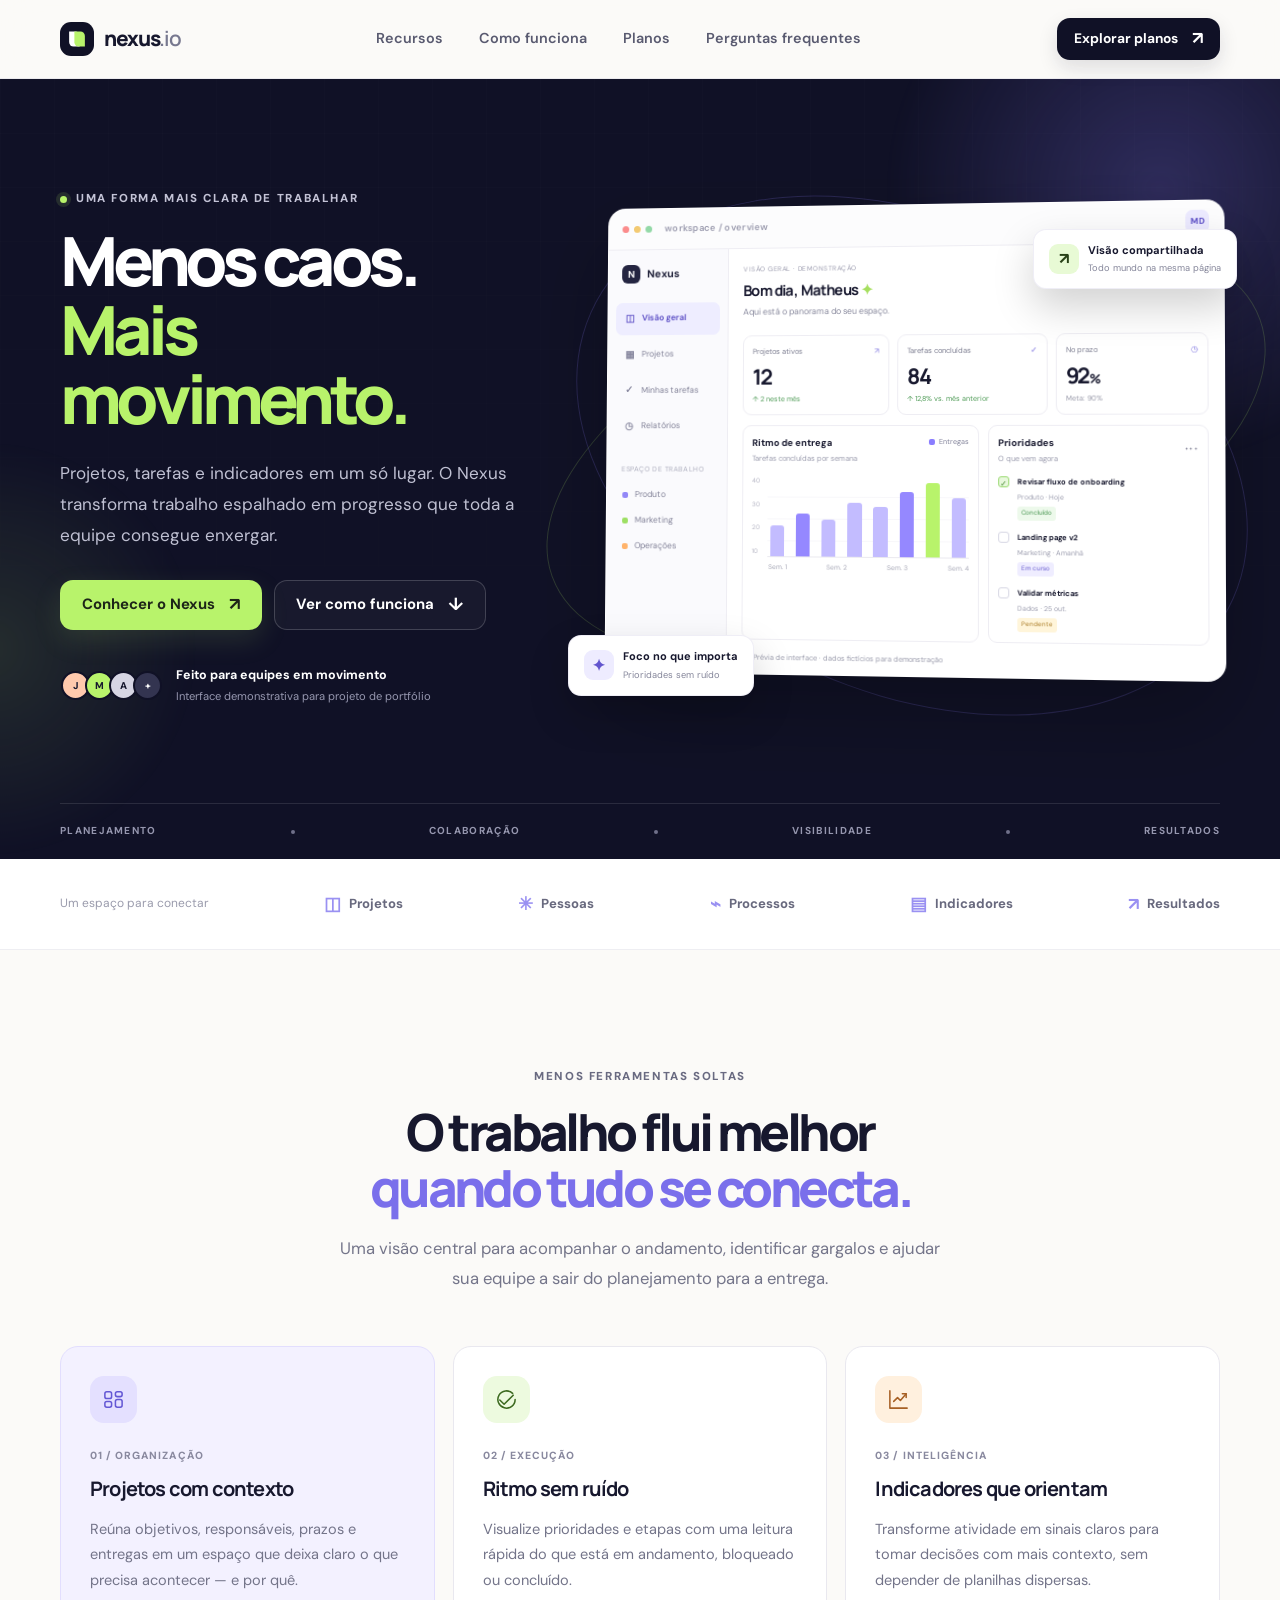
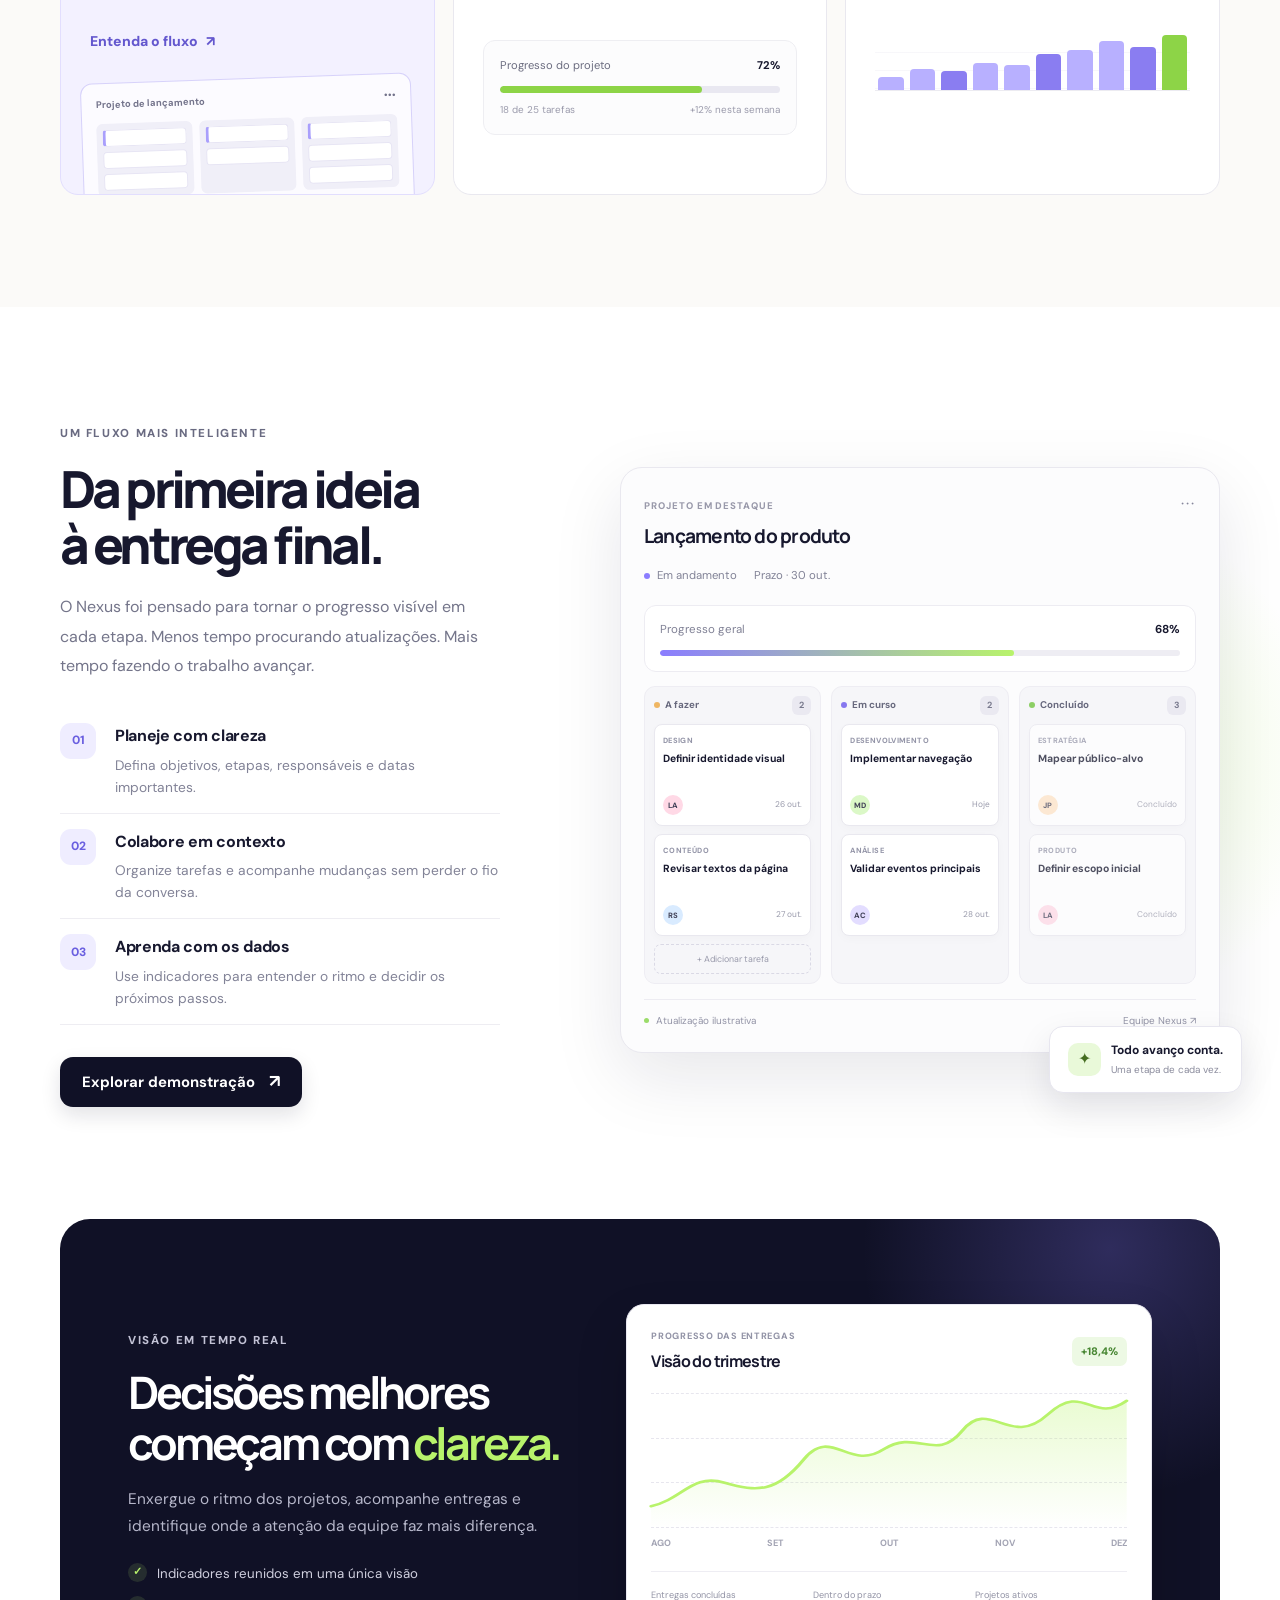
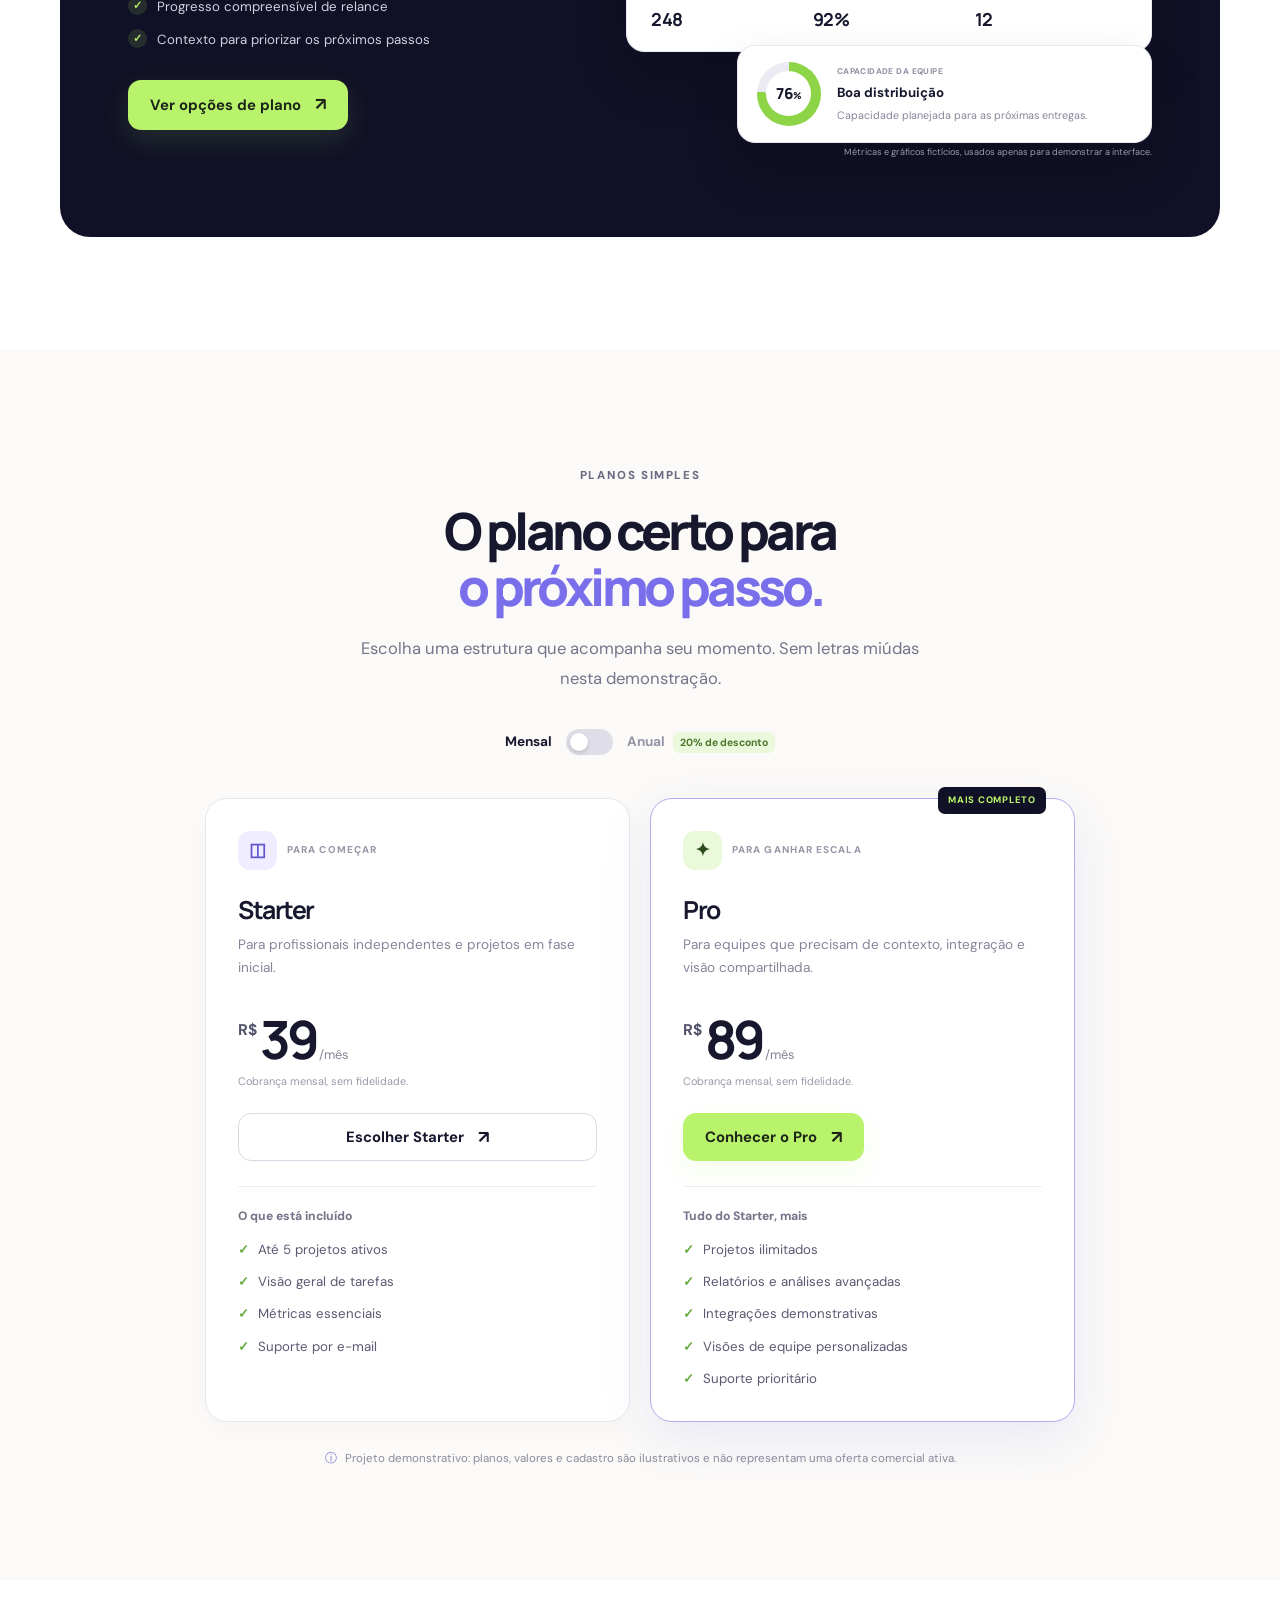
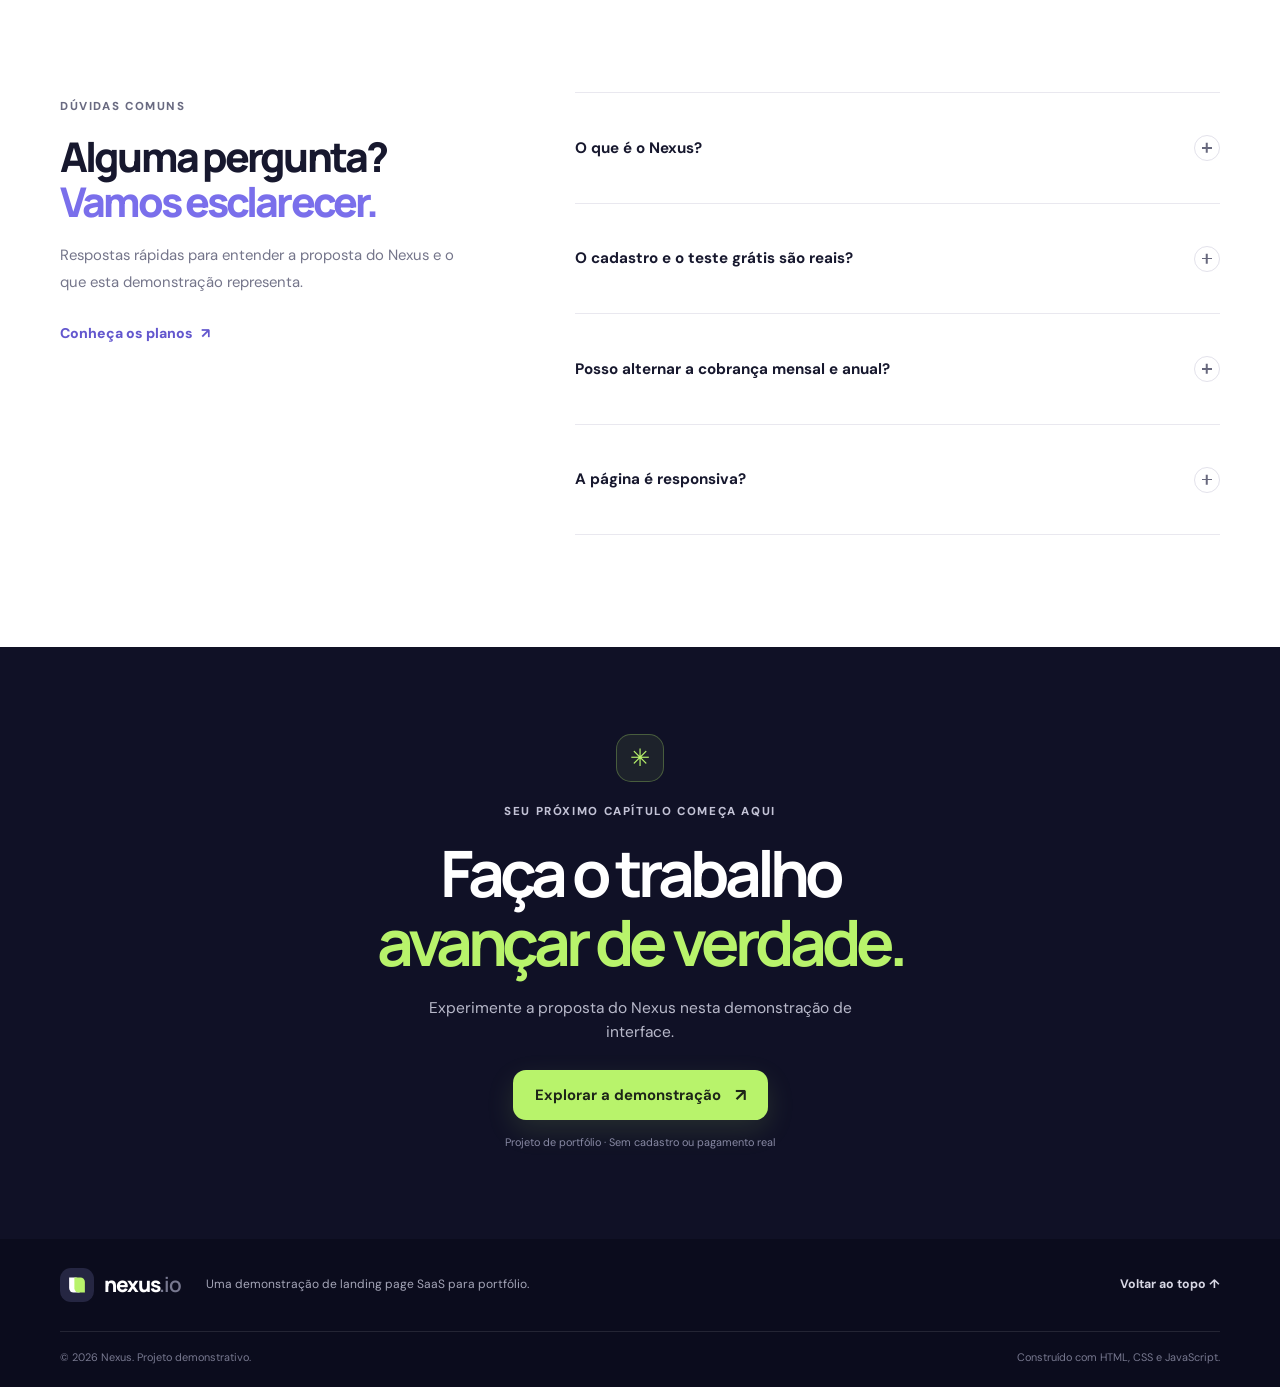
<file: nexus-landing-page-corrigido/index.html>
<!doctype html>
<html lang="pt-BR">
<head>
  <meta charset="utf-8">
  <meta name="viewport" content="width=device-width, initial-scale=1">
  <meta name="theme-color" content="#101126">
  <meta name="description" content="Nexus é uma demonstração de landing page para uma plataforma SaaS de gestão de projetos, fluxos de trabalho e métricas.">
  <meta name="author" content="Projeto demonstrativo de portfólio">
  <meta property="og:title" content="Nexus — Clareza para fazer o trabalho avançar">
  <meta property="og:description" content="Projetos, tarefas e indicadores reunidos em uma experiência de gestão moderna.">
  <meta property="og:type" content="website">
  <title>Nexus — Gestão inteligente de projetos</title>
  <link rel="preconnect" href="https://fonts.googleapis.com">
  <link rel="preconnect" href="https://fonts.gstatic.com" crossorigin>
  <link href="https://fonts.googleapis.com/css2?family=DM+Sans:wght@400;500;600;700&family=Manrope:wght@400;500;600;700;800&display=swap" rel="stylesheet">
  <link rel="stylesheet" href="style.css">
</head>
<body>
  <a class="skip-link" href="#conteudo">Pular para o conteúdo</a>

  <header class="site-header" id="topo">
    <div class="container nav-wrap">
      <a class="brand" href="#topo" aria-label="Nexus, início">
        <span class="brand-mark" aria-hidden="true">
          <svg viewBox="0 0 32 32" fill="none"><path d="M7 7.5h7.2a4.8 4.8 0 0 1 4.8 4.8v12.2H12a5 5 0 0 1-5-5V7.5Z" fill="currentColor"/><path d="M25 24.5h-7.2a4.8 4.8 0 0 1-4.8-4.8V7.5H20a5 5 0 0 1 5 5v12Z" fill="#B8F36B"/></svg>
        </span>
        <span class="brand-name">nexus<span>.io</span></span>
      </a>

      <button class="menu-toggle" id="menu-toggle" aria-expanded="false" aria-controls="primary-nav" aria-label="Abrir menu">
        <span></span><span></span>
      </button>

      <nav class="nav-links" id="primary-nav" aria-label="Navegação principal">
        <a href="#recursos">Recursos</a>
        <a href="#como-funciona">Como funciona</a>
        <a href="#planos">Planos</a>
        <a href="#faq">Perguntas frequentes</a>
      </nav>
      <a class="button button-small button-dark nav-cta" href="#planos">Explorar planos <span aria-hidden="true">↗</span></a>
    </div>
  </header>

  <main id="conteudo">
    <section class="hero section-dark">
      <div class="hero-glow hero-glow-one" aria-hidden="true"></div>
      <div class="hero-glow hero-glow-two" aria-hidden="true"></div>
      <div class="container hero-grid">
        <div class="hero-copy">
          <div class="eyebrow eyebrow-light"><span class="status-dot"></span> Uma forma mais clara de trabalhar</div>
          <h1>Menos caos.<br><span>Mais movimento.</span></h1>
          <p class="hero-description">Projetos, tarefas e indicadores em um só lugar. O Nexus transforma trabalho espalhado em progresso que toda a equipe consegue enxergar.</p>
          <div class="hero-actions">
            <button class="button button-lime open-modal" data-plan="Pro" type="button">Conhecer o Nexus <span aria-hidden="true">↗</span></button>
            <a class="button button-ghost" href="#recursos">Ver como funciona <span aria-hidden="true">↓</span></a>
          </div>
          <div class="hero-proof">
            <div class="avatar-stack" aria-hidden="true"><span>J</span><span>M</span><span>A</span><span>+</span></div>
            <div><strong>Feito para equipes em movimento</strong><small>Interface demonstrativa para projeto de portfólio</small></div>
          </div>
        </div>

        <div class="hero-visual" aria-label="Prévia ilustrativa do painel Nexus">
          <div class="visual-orbit orbit-one" aria-hidden="true"></div>
          <div class="visual-orbit orbit-two" aria-hidden="true"></div>
          <div class="dashboard-window">
            <div class="dashboard-topbar">
              <div class="window-dots" aria-hidden="true"><i></i><i></i><i></i></div>
              <span class="window-label">workspace / overview</span>
              <span class="topbar-avatar">MD</span>
            </div>
            <div class="dashboard-layout">
              <aside class="dashboard-sidebar" aria-hidden="true">
                <div class="sidebar-logo"><span class="mini-mark">N</span><span>Nexus</span></div>
                <div class="sidebar-item active"><b>◫</b> Visão geral</div>
                <div class="sidebar-item"><b>▦</b> Projetos</div>
                <div class="sidebar-item"><b>✓</b> Minhas tarefas</div>
                <div class="sidebar-item"><b>◷</b> Relatórios</div>
                <div class="sidebar-caption">ESPAÇO DE TRABALHO</div>
                <div class="team-line"><i class="team-dot purple"></i> Produto</div>
                <div class="team-line"><i class="team-dot lime"></i> Marketing</div>
                <div class="team-line"><i class="team-dot orange"></i> Operações</div>
              </aside>
              <div class="dashboard-main">
                <div class="dash-greeting"><div><small>VISÃO GERAL · DEMONSTRAÇÃO</small><h3>Bom dia, Matheus <span>✦</span></h3><p>Aqui está o panorama do seu espaço.</p></div><span class="range-pill">Últimos 30 dias⌄</span></div>
                <div class="metric-grid">
                  <div class="metric-card"><div class="metric-label">Projetos ativos <span>↗</span></div><strong>12</strong><small class="metric-up">↑ 2 neste mês</small></div>
                  <div class="metric-card"><div class="metric-label">Tarefas concluídas <span>✓</span></div><strong>84</strong><small class="metric-up">↑ 12,8% vs. mês anterior</small></div>
                  <div class="metric-card"><div class="metric-label">No prazo <span>◷</span></div><strong>92<em>%</em></strong><small class="metric-neutral">Meta: 90%</small></div>
                </div>
                <div class="dash-panels">
                  <div class="chart-card">
                    <div class="panel-heading"><div><strong>Ritmo de entrega</strong><small>Tarefas concluídas por semana</small></div><span class="chart-key"><i></i> Entregas</span></div>
                    <div class="chart-area" aria-label="Gráfico ilustrativo de entregas semanais">
                      <div class="chart-y"><span>40</span><span>30</span><span>20</span><span>10</span></div>
                      <div class="bar-chart"><i style="--h:39%"></i><i style="--h:54%"></i><i style="--h:46%"></i><i style="--h:67%"></i><i style="--h:62%"></i><i style="--h:81%"></i><i style="--h:92%"></i><i style="--h:73%"></i></div>
                    </div>
                    <div class="chart-x"><span>Sem. 1</span><span>Sem. 2</span><span>Sem. 3</span><span>Sem. 4</span></div>
                  </div>
                  <div class="tasks-card">
                    <div class="panel-heading"><div><strong>Prioridades</strong><small>O que vem agora</small></div><span class="more-dots">···</span></div>
                    <div class="task-row"><span class="task-check done">✓</span><span><b>Revisar fluxo de onboarding</b><small>Produto · Hoje</small></span><em class="task-tag green-tag">Concluído</em></div>
                    <div class="task-row"><span class="task-check"></span><span><b>Landing page v2</b><small>Marketing · Amanhã</small></span><em class="task-tag blue-tag">Em curso</em></div>
                    <div class="task-row"><span class="task-check"></span><span><b>Validar métricas</b><small>Dados · 25 out.</small></span><em class="task-tag amber-tag">Pendente</em></div>
                  </div>
                </div>
                <div class="dashboard-footnote"><span class="live-pulse"></span> Prévia de interface · dados fictícios para demonstração</div>
              </div>
            </div>
          </div>
          <div class="floating-note note-top"><span class="note-icon lime-icon">↗</span><span><strong>Visão compartilhada</strong><small>Todo mundo na mesma página</small></span></div>
          <div class="floating-note note-bottom"><span class="note-icon purple-icon">✦</span><span><strong>Foco no que importa</strong><small>Prioridades sem ruído</small></span></div>
        </div>
      </div>
      <div class="container hero-bottom-line"><span>PLANEJAMENTO</span><i></i><span>COLABORAÇÃO</span><i></i><span>VISIBILIDADE</span><i></i><span>RESULTADOS</span></div>
    </section>

    <section class="logo-strip" aria-label="Áreas de trabalho">
      <div class="container logo-strip-inner"><span class="strip-intro">Um espaço para conectar</span><span><b>◫</b> Projetos</span><span><b>✳</b> Pessoas</span><span><b>⌁</b> Processos</span><span><b>▤</b> Indicadores</span><span><b>↗</b> Resultados</span></div>
    </section>

    <section class="section features-section" id="recursos">
      <div class="container">
        <div class="section-heading centered"><span class="eyebrow">MENOS FERRAMENTAS SOLTAS</span><h2>O trabalho flui melhor<br><span>quando tudo se conecta.</span></h2><p>Uma visão central para acompanhar o andamento, identificar gargalos e ajudar sua equipe a sair do planejamento para a entrega.</p></div>
        <div class="features-grid">
          <article class="feature-card feature-card-main"><div class="feature-icon icon-violet"><svg viewBox="0 0 24 24" aria-hidden="true"><rect x="3" y="4" width="7" height="7" rx="2"/><rect x="14" y="4" width="7" height="5" rx="2"/><rect x="14" y="12" width="7" height="8" rx="2"/><rect x="3" y="14" width="7" height="6" rx="2"/></svg></div><span class="card-kicker">01 / ORGANIZAÇÃO</span><h3>Projetos com contexto</h3><p>Reúna objetivos, responsáveis, prazos e entregas em um espaço que deixa claro o que precisa acontecer — e por quê.</p><a href="#como-funciona" class="text-link">Entenda o fluxo <span>↗</span></a><div class="mini-board" aria-hidden="true"><div class="mini-board-head"><span>Projeto de lançamento</span><span>•••</span></div><div class="mini-board-columns"><div><i></i><i></i><i></i></div><div><i></i><i></i></div><div><i></i><i></i><i></i></div></div></div></article>
          <article class="feature-card"><div class="feature-icon icon-lime"><svg viewBox="0 0 24 24" aria-hidden="true"><path d="M5 12.5 9.5 17 19 7.5"/><path d="M21 12a9 9 0 1 1-2.64-6.36"/></svg></div><span class="card-kicker">02 / EXECUÇÃO</span><h3>Ritmo sem ruído</h3><p>Visualize prioridades e etapas com uma leitura rápida do que está em andamento, bloqueado ou concluído.</p><div class="progress-demo" aria-hidden="true"><div class="progress-label"><span>Progresso do projeto</span><strong>72%</strong></div><div class="progress-track"><i></i></div><div class="progress-foot"><span>18 de 25 tarefas</span><span>+12% nesta semana</span></div></div></article>
          <article class="feature-card"><div class="feature-icon icon-orange"><svg viewBox="0 0 24 24" aria-hidden="true"><path d="M3 3v18h18"/><path d="m7 14 4-4 3 3 6-7"/><path d="M16 6h4v4"/></svg></div><span class="card-kicker">03 / INTELIGÊNCIA</span><h3>Indicadores que orientam</h3><p>Transforme atividade em sinais claros para tomar decisões com mais contexto, sem depender de planilhas dispersas.</p><div class="sparkline" aria-hidden="true"><span style="--bar:24%"></span><span style="--bar:38%"></span><span style="--bar:34%"></span><span style="--bar:49%"></span><span style="--bar:45%"></span><span style="--bar:65%"></span><span style="--bar:72%"></span><span style="--bar:88%"></span><span style="--bar:78%"></span><span style="--bar:100%"></span></div></article>
        </div>
      </div>
    </section>

    <section class="section workflow-section" id="como-funciona">
      <div class="container workflow-grid">
        <div class="workflow-copy"><span class="eyebrow">UM FLUXO MAIS INTELIGENTE</span><h2>Da primeira ideia<br>à entrega final.</h2><p>O Nexus foi pensado para tornar o progresso visível em cada etapa. Menos tempo procurando atualizações. Mais tempo fazendo o trabalho avançar.</p>
          <div class="workflow-steps">
            <div class="workflow-step"><span>01</span><div><h3>Planeje com clareza</h3><p>Defina objetivos, etapas, responsáveis e datas importantes.</p></div></div>
            <div class="workflow-step"><span>02</span><div><h3>Colabore em contexto</h3><p>Organize tarefas e acompanhe mudanças sem perder o fio da conversa.</p></div></div>
            <div class="workflow-step"><span>03</span><div><h3>Aprenda com os dados</h3><p>Use indicadores para entender o ritmo e decidir os próximos passos.</p></div></div>
          </div>
          <button class="button button-dark open-modal" data-plan="Pro" type="button">Explorar demonstração <span aria-hidden="true">↗</span></button>
        </div>
        <div class="workflow-visual">
          <div class="workflow-glow" aria-hidden="true"></div>
          <div class="kanban-window">
            <div class="kanban-header"><div><span class="tiny-label">PROJETO EM DESTAQUE</span><h3>Lançamento do produto</h3></div><span class="kanban-menu">···</span></div>
            <div class="kanban-meta"><span><i class="status-dot dark-dot"></i> Em andamento</span><span>Prazo · 30 out.</span></div>
            <div class="kanban-progress"><div><span>Progresso geral</span><b>68%</b></div><span class="kanban-progress-track"><i></i></span></div>
            <div class="kanban-columns">
              <div class="kanban-column"><div class="kanban-col-title"><span><i class="col-dot todo"></i>A fazer</span><b>2</b></div><div class="kanban-task"><small>DESIGN</small><strong>Definir identidade visual</strong><div class="task-foot"><span class="mini-avatar av-pink">LA</span><span>26 out.</span></div></div><div class="kanban-task"><small>CONTEÚDO</small><strong>Revisar textos da página</strong><div class="task-foot"><span class="mini-avatar av-blue">RS</span><span>27 out.</span></div></div><button class="add-task" type="button" tabindex="-1">+ Adicionar tarefa</button></div>
              <div class="kanban-column"><div class="kanban-col-title"><span><i class="col-dot doing"></i>Em curso</span><b>2</b></div><div class="kanban-task"><small>DESENVOLVIMENTO</small><strong>Implementar navegação</strong><div class="task-foot"><span class="mini-avatar av-green">MD</span><span>Hoje</span></div></div><div class="kanban-task"><small>ANÁLISE</small><strong>Validar eventos principais</strong><div class="task-foot"><span class="mini-avatar av-purple">AC</span><span>28 out.</span></div></div></div>
              <div class="kanban-column"><div class="kanban-col-title"><span><i class="col-dot done"></i>Concluído</span><b>3</b></div><div class="kanban-task completed-task"><small>ESTRATÉGIA</small><strong>Mapear público-alvo</strong><div class="task-foot"><span class="mini-avatar av-orange">JP</span><span>Concluído</span></div></div><div class="kanban-task completed-task"><small>PRODUTO</small><strong>Definir escopo inicial</strong><div class="task-foot"><span class="mini-avatar av-pink">LA</span><span>Concluído</span></div></div></div>
            </div>
            <div class="kanban-bottom"><span><i class="live-pulse"></i> Atualização ilustrativa</span><span>Equipe Nexus ↗</span></div>
          </div>
          <div class="workflow-sticker"><span>✦</span><div><strong>Todo avanço conta.</strong><small>Uma etapa de cada vez.</small></div></div>
        </div>
      </div>
    </section>

    <section class="section insights-section">
      <div class="container insights-panel">
        <div class="insights-copy"><span class="eyebrow eyebrow-light">VISÃO EM TEMPO REAL</span><h2>Decisões melhores<br>começam com <span>clareza.</span></h2><p>Enxergue o ritmo dos projetos, acompanhe entregas e identifique onde a atenção da equipe faz mais diferença.</p><ul class="check-list"><li><span>✓</span> Indicadores reunidos em uma única visão</li><li><span>✓</span> Progresso compreensível de relance</li><li><span>✓</span> Contexto para priorizar os próximos passos</li></ul><a href="#planos" class="button button-lime">Ver opções de plano <span aria-hidden="true">↗</span></a></div>
        <div class="insights-visual" aria-label="Painel ilustrativo de métricas">
          <div class="insights-card insights-card-large"><div class="insights-card-head"><div><small>PROGRESSO DAS ENTREGAS</small><strong>Visão do trimestre</strong></div><span class="pill-positive">+18,4%</span></div><div class="line-chart" aria-hidden="true"><div class="chart-lines"><i></i><i></i><i></i><i></i></div><svg viewBox="0 0 420 155" preserveAspectRatio="none"><defs><linearGradient id="chartFill" x1="0" y1="0" x2="0" y2="1"><stop offset="0%" stop-color="#b8f36b" stop-opacity=".3"/><stop offset="100%" stop-color="#b8f36b" stop-opacity="0"/></linearGradient></defs><path d="M0 130 C28 122 36 92 65 103 S111 114 135 76 S175 90 205 65 S251 81 275 43 S317 64 350 25 S389 37 420 9 L420 155 L0 155Z" fill="url(#chartFill)"/><path d="M0 130 C28 122 36 92 65 103 S111 114 135 76 S175 90 205 65 S251 81 275 43 S317 64 350 25 S389 37 420 9" fill="none" stroke="#b8f36b" stroke-width="3" stroke-linecap="round"/></svg></div><div class="line-chart-labels"><span>AGO</span><span>SET</span><span>OUT</span><span>NOV</span><span>DEZ</span></div><div class="chart-data"><div><small>Entregas concluídas</small><strong>248</strong></div><div><small>Dentro do prazo</small><strong>92%</strong></div><div><small>Projetos ativos</small><strong>12</strong></div></div></div>
          <div class="insights-card insights-card-small"><div class="donut" aria-hidden="true"><span>76<small>%</small></span></div><div><small>CAPACIDADE DA EQUIPE</small><strong>Boa distribuição</strong><p>Capacidade planejada para as próximas entregas.</p></div></div>
          <p class="demo-disclaimer">Métricas e gráficos fictícios, usados apenas para demonstrar a interface.</p>
        </div>
      </div>
    </section>

    <section class="section pricing-section" id="planos">
      <div class="container">
        <div class="section-heading centered"><span class="eyebrow">PLANOS SIMPLES</span><h2>O plano certo para<br><span>o próximo passo.</span></h2><p>Escolha uma estrutura que acompanha seu momento. Sem letras miúdas nesta demonstração.</p></div>
        <div class="billing-control"><span class="billing-label active" id="monthly-label">Mensal</span><label class="billing-switch"><input type="checkbox" id="billing-toggle" aria-label="Alternar para cobrança anual"><span class="billing-slider"></span></label><span class="billing-label" id="annual-label">Anual <em>20% de desconto</em></span></div>
        <div class="pricing-grid">
          <article class="price-card"><div class="plan-topline"><span class="plan-icon starter-icon">◫</span><span class="plan-label">PARA COMEÇAR</span></div><h3>Starter</h3><p class="plan-description">Para profissionais independentes e projetos em fase inicial.</p><div class="price-line"><span class="currency">R$</span><strong id="price-starter">39</strong><span class="period" id="period-starter">/mês</span></div><p class="billing-note" id="note-starter">Cobrança mensal, sem fidelidade.</p><a class="button button-outline open-modal" href="#planos" data-plan="Starter">Escolher Starter <span>↗</span></a><div class="plan-divider"></div><p class="includes-title">O que está incluído</p><ul class="plan-list"><li><span>✓</span> Até 5 projetos ativos</li><li><span>✓</span> Visão geral de tarefas</li><li><span>✓</span> Métricas essenciais</li><li><span>✓</span> Suporte por e-mail</li></ul></article>
          <article class="price-card price-card-featured"><div class="featured-ribbon">MAIS COMPLETO</div><div class="plan-topline"><span class="plan-icon pro-icon">✦</span><span class="plan-label">PARA GANHAR ESCALA</span></div><h3>Pro</h3><p class="plan-description">Para equipes que precisam de contexto, integração e visão compartilhada.</p><div class="price-line"><span class="currency">R$</span><strong id="price-pro">89</strong><span class="period" id="period-pro">/mês</span></div><p class="billing-note" id="note-pro">Cobrança mensal, sem fidelidade.</p><button class="button button-lime open-modal" data-plan="Pro" type="button">Conhecer o Pro <span>↗</span></button><div class="plan-divider"></div><p class="includes-title">Tudo do Starter, mais</p><ul class="plan-list"><li><span>✓</span> Projetos ilimitados</li><li><span>✓</span> Relatórios e análises avançadas</li><li><span>✓</span> Integrações demonstrativas</li><li><span>✓</span> Visões de equipe personalizadas</li><li><span>✓</span> Suporte prioritário</li></ul></article>
        </div>
        <p class="pricing-footnote"><span>ⓘ</span> Projeto demonstrativo: planos, valores e cadastro são ilustrativos e não representam uma oferta comercial ativa.</p>
      </div>
    </section>

    <section class="section faq-section" id="faq">
      <div class="container faq-layout"><div class="faq-intro"><span class="eyebrow">DÚVIDAS COMUNS</span><h2>Alguma pergunta?<br><span>Vamos esclarecer.</span></h2><p>Respostas rápidas para entender a proposta do Nexus e o que esta demonstração representa.</p><a href="#planos" class="text-link">Conheça os planos <span>↗</span></a></div><div class="faq-list">
        <article class="faq-item"><h3><button class="faq-question" aria-expanded="false" aria-controls="faq-answer-1">O que é o Nexus?<span class="faq-plus" aria-hidden="true"></span></button></h3><div class="faq-answer" id="faq-answer-1" aria-hidden="true"><p>É o conceito de uma plataforma SaaS para organizar projetos, tarefas, colaboração e indicadores. Esta página apresenta uma demonstração visual da experiência.</p></div></article>
        <article class="faq-item"><h3><button class="faq-question" aria-expanded="false" aria-controls="faq-answer-2">O cadastro e o teste grátis são reais?<span class="faq-plus" aria-hidden="true"></span></button></h3><div class="faq-answer" id="faq-answer-2" aria-hidden="true"><p>Não. O formulário e o fluxo de seleção de plano são interações de demonstração. Nenhuma conta é criada, nenhum pagamento é processado e os dados não são enviados a um servidor.</p></div></article>
        <article class="faq-item"><h3><button class="faq-question" aria-expanded="false" aria-controls="faq-answer-3">Posso alternar a cobrança mensal e anual?<span class="faq-plus" aria-hidden="true"></span></button></h3><div class="faq-answer" id="faq-answer-3" aria-hidden="true"><p>Sim. Use o seletor na seção de planos para alternar os valores demonstrativos. O valor anual é uma simulação com desconto estimado de 20%.</p></div></article>
        <article class="faq-item"><h3><button class="faq-question" aria-expanded="false" aria-controls="faq-answer-4">A página é responsiva?<span class="faq-plus" aria-hidden="true"></span></button></h3><div class="faq-answer" id="faq-answer-4" aria-hidden="true"><p>Sim. A estrutura se adapta a telas grandes, tablets e celulares, com navegação móvel, cards reorganizados e componentes de formulário acessíveis.</p></div></article>
      </div></div>
    </section>

    <section class="closing-cta section-dark"><div class="container closing-inner"><div class="closing-spark" aria-hidden="true">✳</div><span class="eyebrow eyebrow-light">SEU PRÓXIMO CAPÍTULO COMEÇA AQUI</span><h2>Faça o trabalho<br><span>avançar de verdade.</span></h2><p>Experimente a proposta do Nexus nesta demonstração de interface.</p><button class="button button-lime open-modal" data-plan="Pro" type="button">Explorar a demonstração <span aria-hidden="true">↗</span></button><small>Projeto de portfólio · Sem cadastro ou pagamento real</small></div></section>
  </main>

  <footer class="site-footer"><div class="container footer-top"><a class="brand brand-footer" href="#topo"><span class="brand-mark" aria-hidden="true"><svg viewBox="0 0 32 32" fill="none"><path d="M7 7.5h7.2a4.8 4.8 0 0 1 4.8 4.8v12.2H12a5 5 0 0 1-5-5V7.5Z" fill="currentColor"/><path d="M25 24.5h-7.2a4.8 4.8 0 0 1-4.8-4.8V7.5H20a5 5 0 0 1 5 5v12Z" fill="#B8F36B"/></svg></span><span class="brand-name">nexus<span>.io</span></span></a><p>Uma demonstração de landing page SaaS para portfólio.</p><a href="#topo" class="back-top">Voltar ao topo ↑</a></div><div class="container footer-bottom"><span>© <span id="current-year">2026</span> Nexus. Projeto demonstrativo.</span><span>Construído com HTML, CSS e JavaScript.</span></div></footer>

  <div class="modal" id="demo-modal" aria-hidden="true">
    <div class="modal-backdrop" data-close-modal></div>
    <section class="modal-panel" role="dialog" aria-modal="true" aria-labelledby="modal-title" aria-describedby="modal-description">
      <button class="modal-close" type="button" aria-label="Fechar janela" data-close-modal>×</button>
      <div class="modal-logo"><span class="brand-mark" aria-hidden="true"><svg viewBox="0 0 32 32" fill="none"><path d="M7 7.5h7.2a4.8 4.8 0 0 1 4.8 4.8v12.2H12a5 5 0 0 1-5-5V7.5Z" fill="currentColor"/><path d="M25 24.5h-7.2a4.8 4.8 0 0 1-4.8-4.8V7.5H20a5 5 0 0 1 5 5v12Z" fill="#B8F36B"/></svg></span></div>
      <span class="eyebrow">PRÉVIA INTERATIVA</span><h2 id="modal-title">Conheça o Nexus</h2><p id="modal-description" class="modal-description">Informe seus dados para experimentar a interação demonstrativa. Nenhuma informação será enviada ou armazenada.</p>
      <div class="selected-plan-box">Plano selecionado <strong id="selected-plan">Pro</strong></div>
      <form id="demo-form" novalidate>
        <div class="form-field"><label for="full-name">Nome</label><input id="full-name" name="name" type="text" autocomplete="name" placeholder="Como podemos te chamar?" required minlength="2"><span class="field-error" id="name-error"></span></div>
        <div class="form-field"><label for="email">E-mail</label><input id="email" name="email" type="email" autocomplete="email" placeholder="voce@exemplo.com" required><span class="field-error" id="email-error"></span></div>
        <button class="button button-dark button-full" type="submit">Testar interação <span aria-hidden="true">↗</span></button>
      </form>
      <div class="form-success" id="form-success" role="status" tabindex="-1" hidden><span>✓</span><div><strong>Interação concluída!</strong><p>Este fluxo é uma simulação de portfólio. Nenhuma conta foi criada nem seus dados foram enviados.</p></div></div>
      <p class="modal-privacy">Demonstração local · sem backend · sem pagamentos</p>
    </section>
  </div>

  <script src="script.js" defer></script>
</body>
</html>
</file>
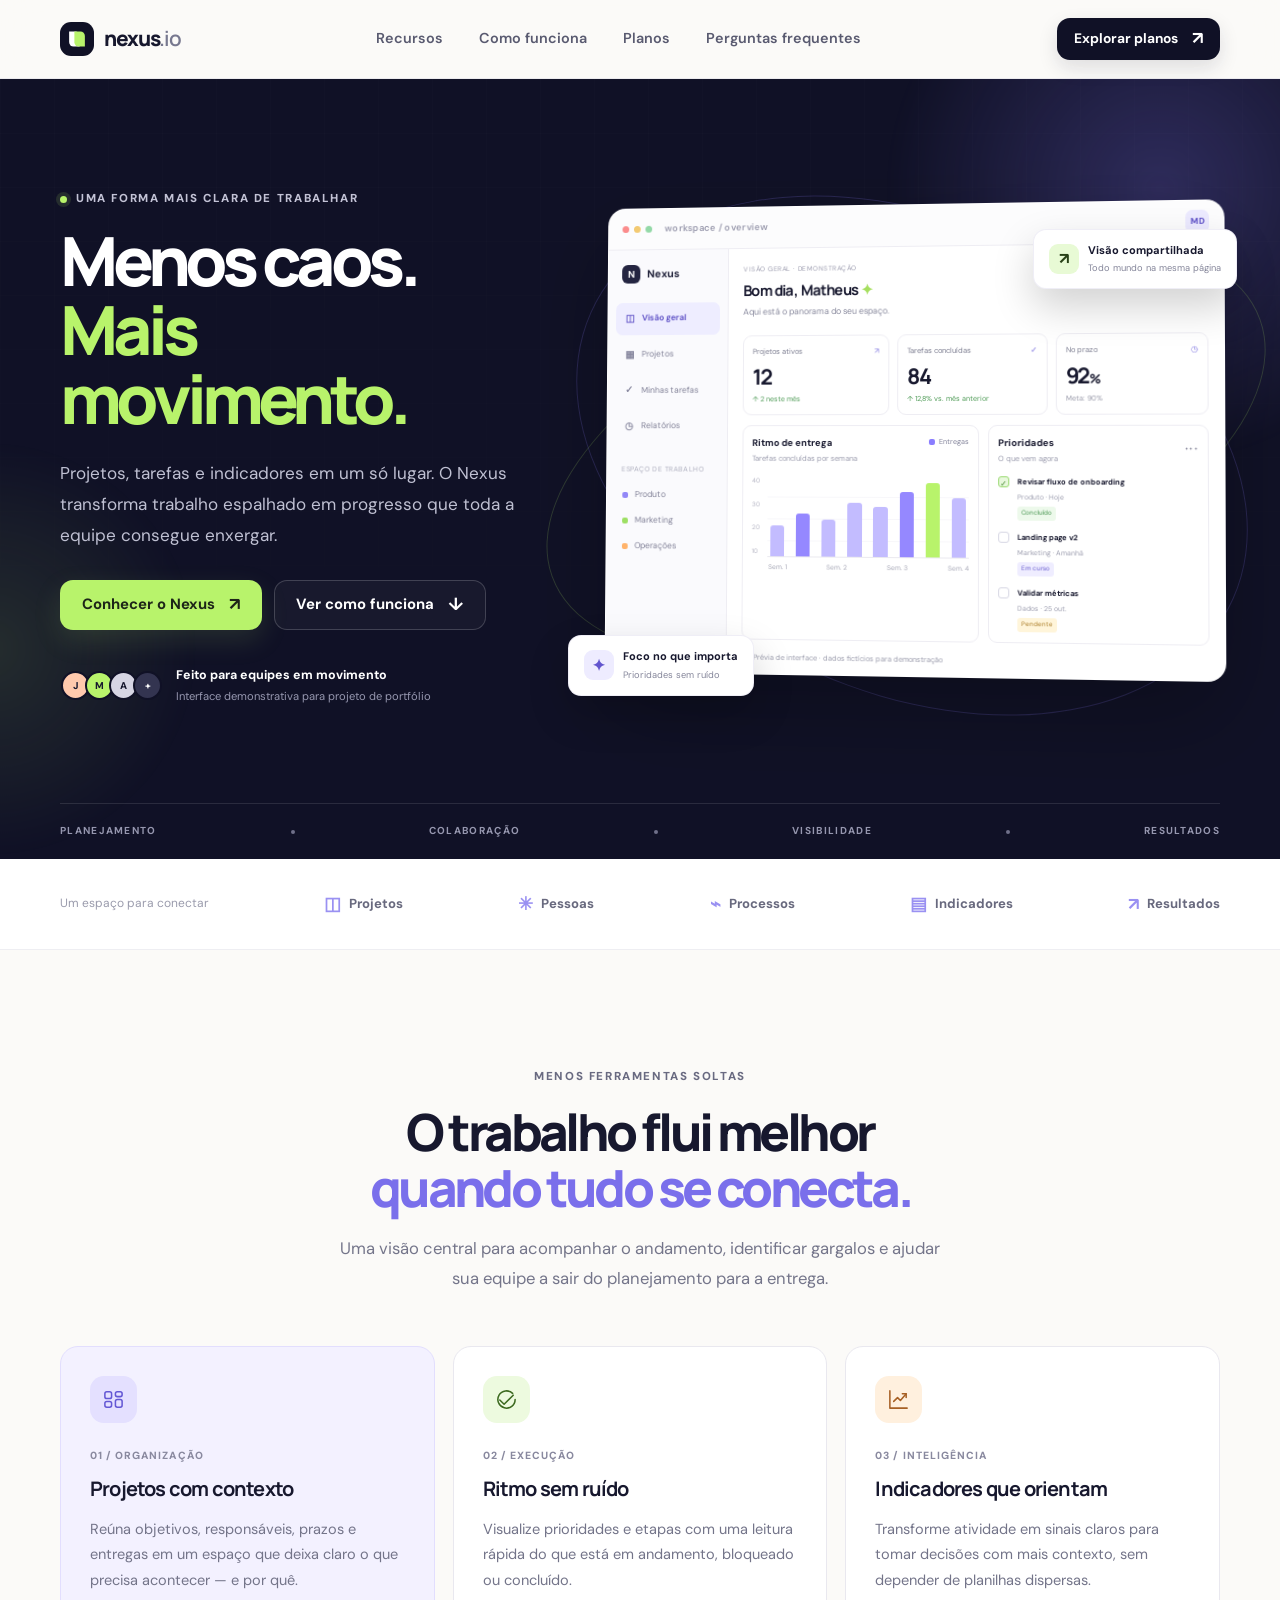
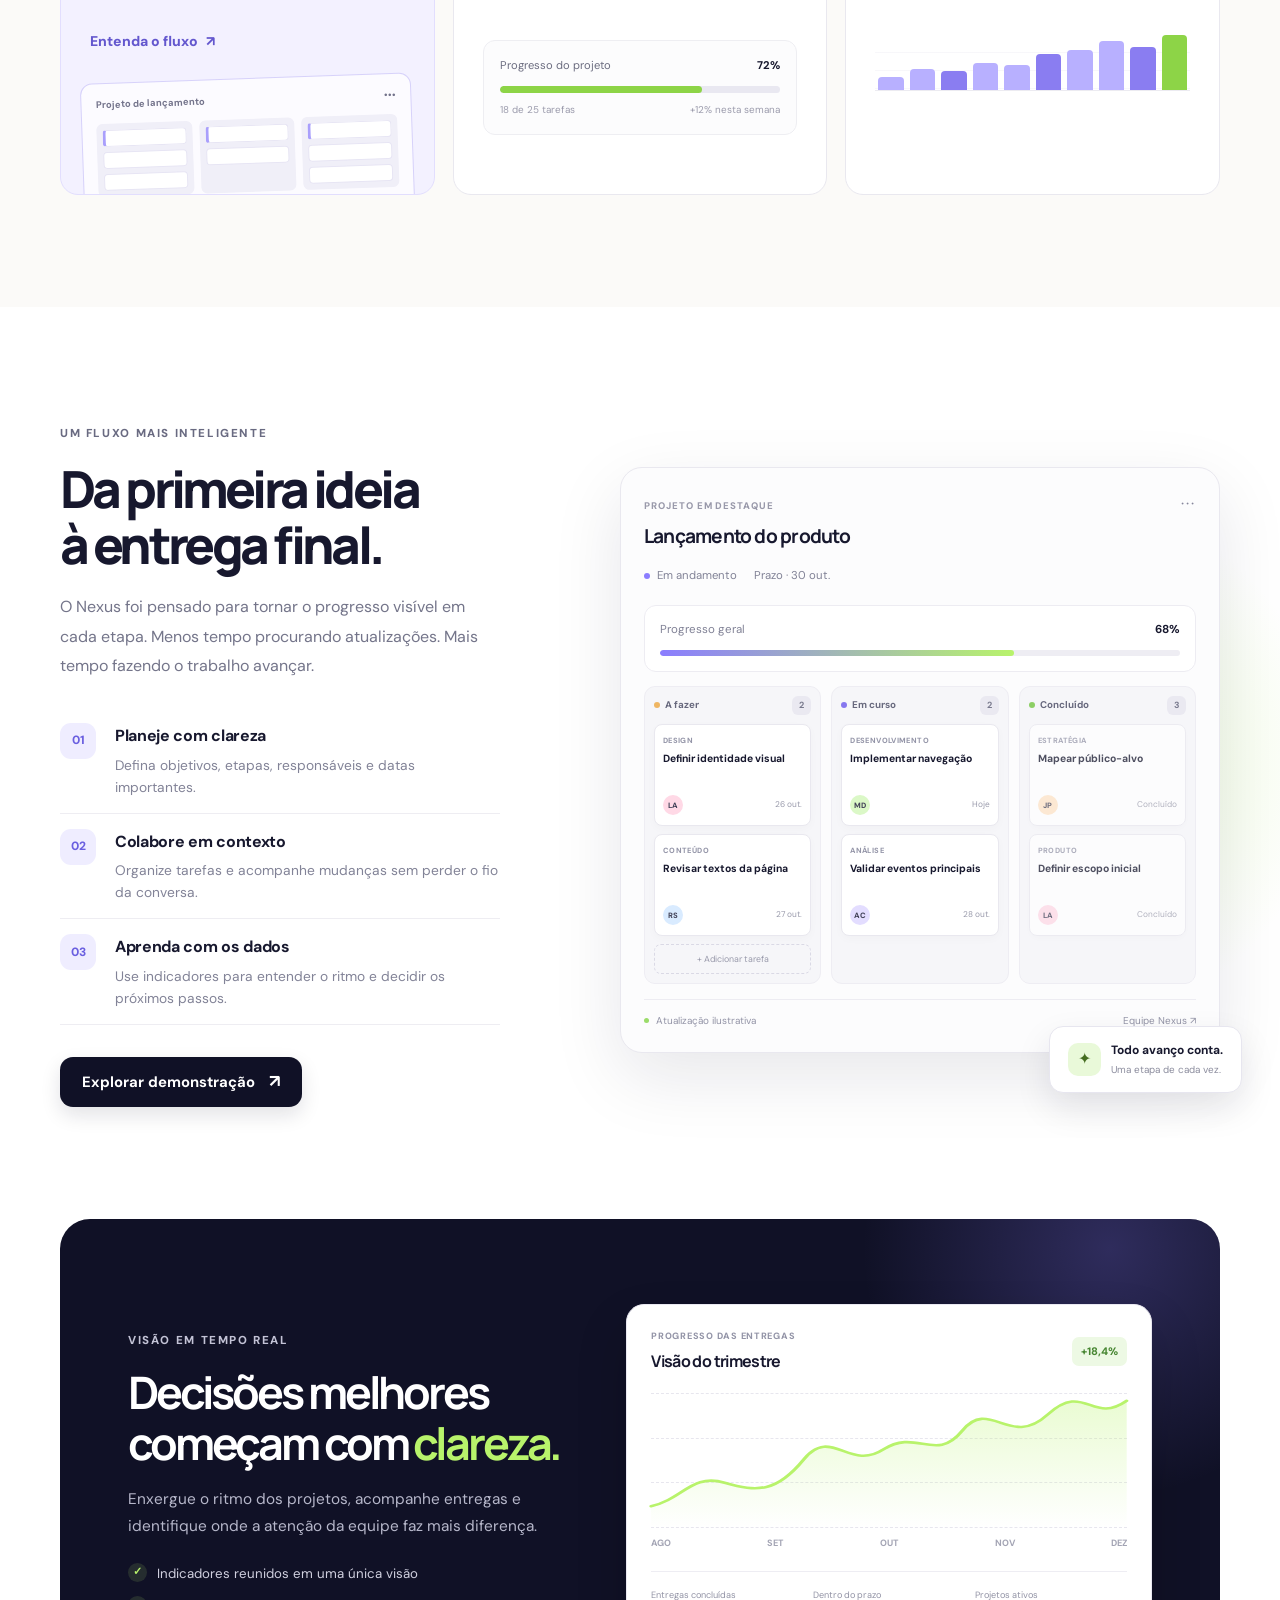
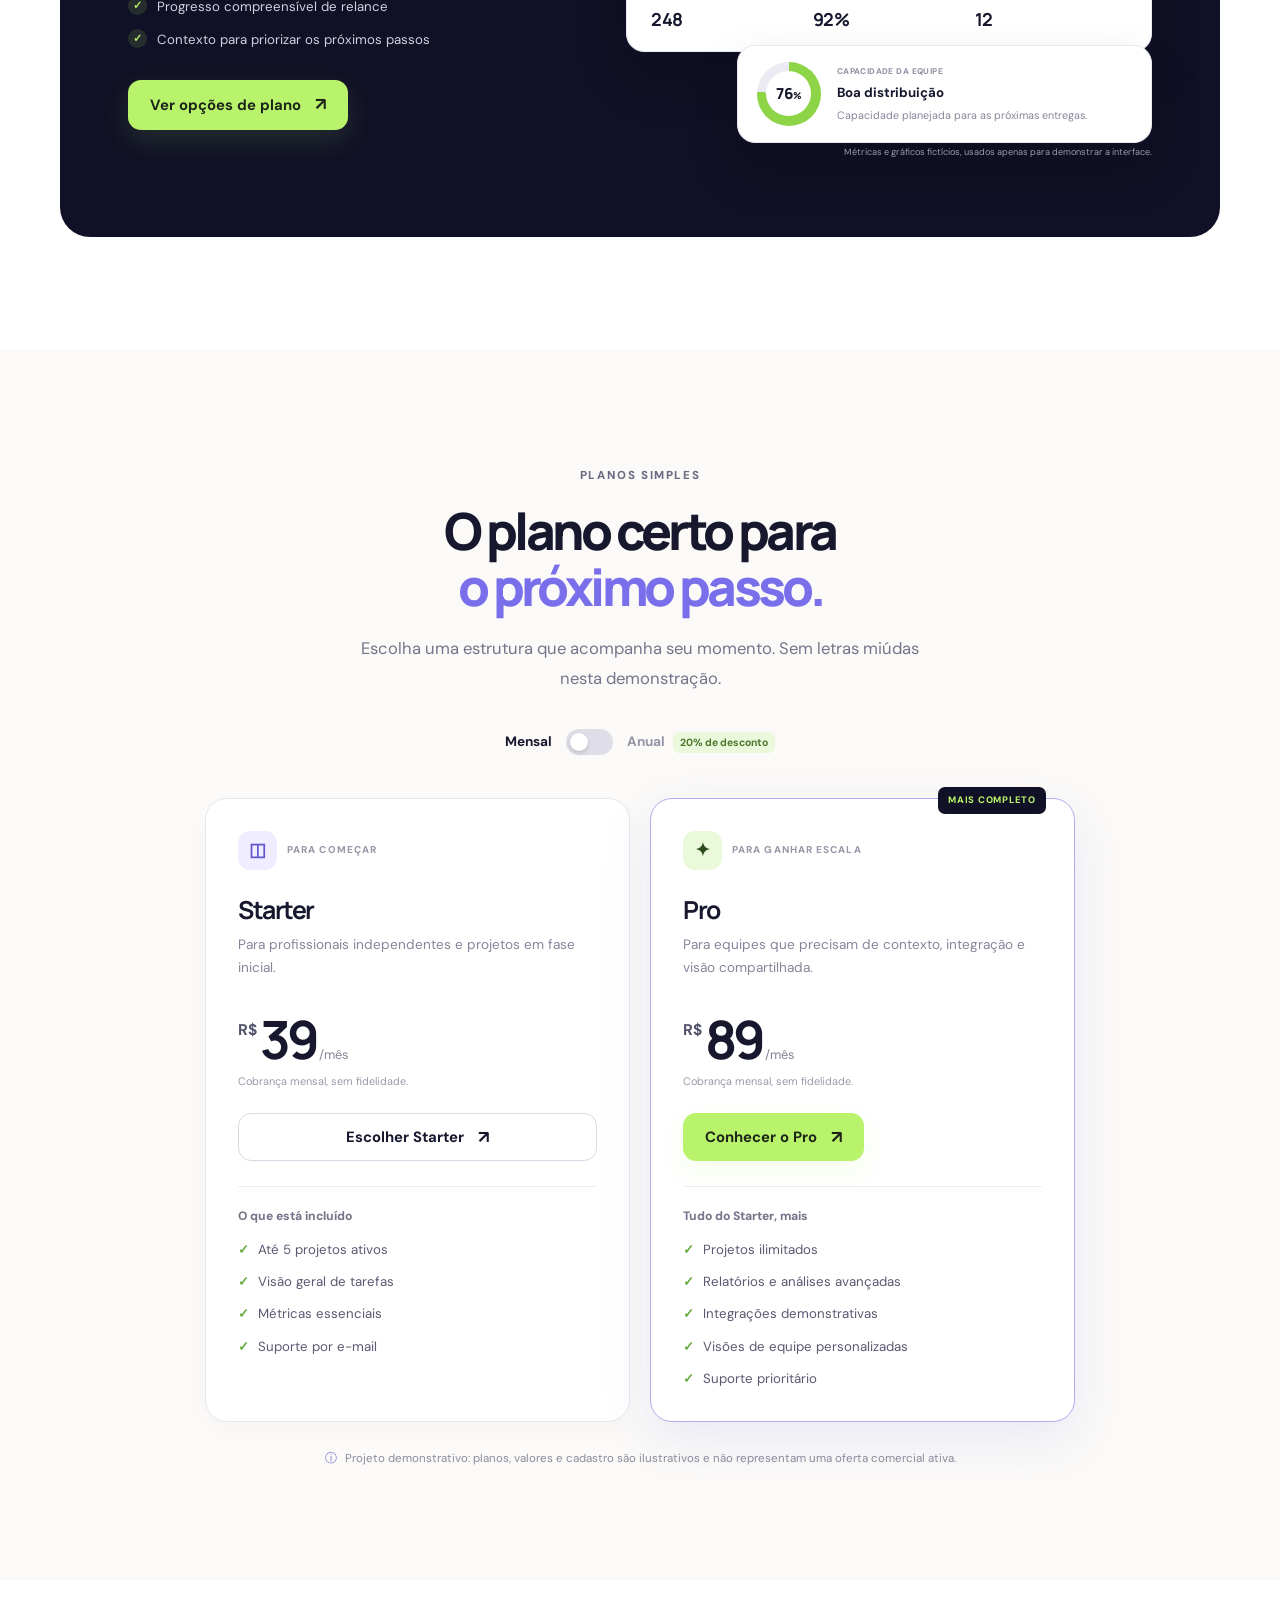
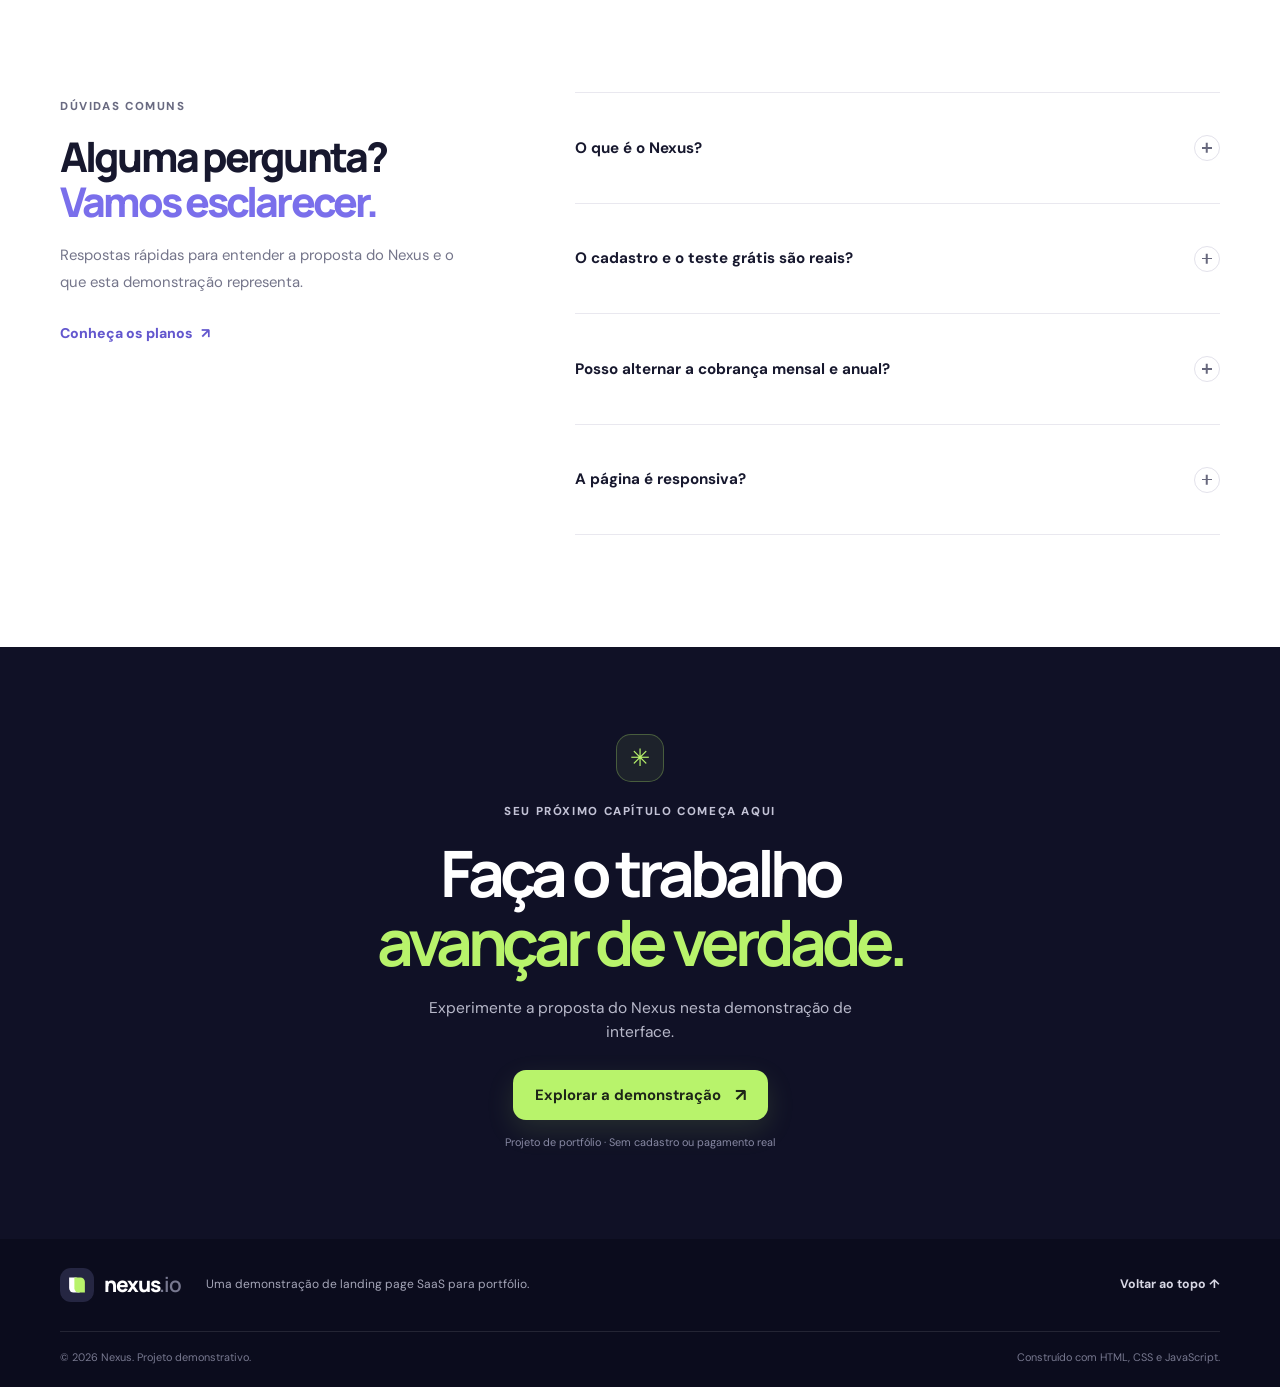
<file: nexus-landing-page-corrigido/index-standalone.html>
<!doctype html>
<html lang="pt-BR">
<head>
  <meta charset="utf-8">
  <meta name="viewport" content="width=device-width, initial-scale=1">
  <meta name="theme-color" content="#101126">
  <meta name="description" content="Nexus é uma demonstração de landing page para uma plataforma SaaS de gestão de projetos, fluxos de trabalho e métricas.">
  <meta name="author" content="Projeto demonstrativo de portfólio">
  <meta property="og:title" content="Nexus — Clareza para fazer o trabalho avançar">
  <meta property="og:description" content="Projetos, tarefas e indicadores reunidos em uma experiência de gestão moderna.">
  <meta property="og:type" content="website">
  <title>Nexus — Gestão inteligente de projetos</title>
  <link rel="preconnect" href="https://fonts.googleapis.com">
  <link rel="preconnect" href="https://fonts.gstatic.com" crossorigin>
  <link href="https://fonts.googleapis.com/css2?family=DM+Sans:wght@400;500;600;700&family=Manrope:wght@400;500;600;700;800&display=swap" rel="stylesheet">
  <style>
:root {
  --ink: #17182e;
  --ink-soft: #46475d;
  --muted: #74758a;
  --paper: #fbfaf8;
  --white: #ffffff;
  --line: #e8e7ed;
  --night: #101126;
  --night-soft: #191a35;
  --lime: #b8f36b;
  --lime-dark: #8dd447;
  --purple: #8b7dff;
  --orange: #ffb36b;
  --shadow: 0 24px 70px rgba(24, 24, 49, .10);
  --radius-lg: 28px;
  --radius-md: 18px;
  --font-display: 'Manrope', 'DM Sans', sans-serif;
  --font-body: 'DM Sans', sans-serif;
}

* { box-sizing: border-box; }
html { scroll-behavior: smooth; scroll-padding-top: 90px; }
body { margin: 0; color: var(--ink); background: var(--paper); font-family: var(--font-body); line-height: 1.6; -webkit-font-smoothing: antialiased; }
body.modal-open { overflow: hidden; }
button, input { font: inherit; }
button, a { -webkit-tap-highlight-color: transparent; }
a { color: inherit; }
button:focus-visible, a:focus-visible, input:focus-visible { outline: 3px solid rgba(139, 125, 255, .75); outline-offset: 4px; }
svg { width: 1.25rem; height: 1.25rem; stroke: currentColor; stroke-width: 1.8; stroke-linecap: round; stroke-linejoin: round; }
.container { width: min(1160px, calc(100% - 48px)); margin: 0 auto; }
.section { padding: 112px 0; }
.skip-link { position: absolute; z-index: 2000; top: 8px; left: 8px; padding: 10px 14px; transform: translateY(-150%); background: white; color: var(--ink); border-radius: 8px; }
.skip-link:focus { transform: translateY(0); }

/* Navigation */
.site-header { position: sticky; top: 0; z-index: 1000; background: rgba(251, 250, 248, .88); border-bottom: 1px solid rgba(232, 231, 237, .85); backdrop-filter: blur(18px); }
.nav-wrap { display: flex; align-items: center; justify-content: space-between; min-height: 78px; gap: 26px; }
.brand { display: inline-flex; align-items: center; gap: 10px; text-decoration: none; flex-shrink: 0; }
.brand-mark { display: inline-grid; place-items: center; width: 34px; height: 34px; color: white; background: var(--night); border-radius: 11px; }
.brand-mark svg { width: 28px; height: 28px; stroke: none; }
.brand-name { font-family: var(--font-display); font-size: 1.3rem; font-weight: 800; letter-spacing: -.065em; }
.brand-name span { color: #77788f; font-weight: 600; }
.nav-links { display: flex; gap: clamp(18px, 3vw, 36px); align-items: center; }
.nav-links a { color: #595a70; text-decoration: none; font-weight: 600; font-size: .9rem; transition: color .2s; }
.nav-links a:hover { color: #6754df; }
.menu-toggle { display: none; }

/* Buttons */
.button { min-height: 50px; padding: 0 21px; display: inline-flex; justify-content: center; align-items: center; gap: 14px; border-radius: 13px; border: 1px solid transparent; text-decoration: none; font-size: .93rem; line-height: 1.1; font-weight: 700; cursor: pointer; transition: transform .2s, box-shadow .2s, background .2s, border-color .2s; }
.button:hover { transform: translateY(-2px); }
.button span { font-size: 1.1rem; transition: transform .2s; }
.button:hover span { transform: translate(2px, -2px); }
.button-small { min-height: 42px; padding: 0 16px; font-size: .86rem; }
.button-dark { background: var(--night); color: #fff; box-shadow: 0 8px 20px rgba(16,17,38,.12); }
.button-dark:hover { background: #272744; box-shadow: 0 12px 25px rgba(16,17,38,.18); }
.button-lime { background: var(--lime); color: #1d2518; box-shadow: 0 10px 28px rgba(184,243,107,.13); }
.button-lime:hover { background: #c6f98a; box-shadow: 0 14px 32px rgba(184,243,107,.21); }
.button-ghost { color: white; border-color: rgba(255,255,255,.18); background: rgba(255,255,255,.035); }
.button-ghost:hover { border-color: rgba(255,255,255,.4); background: rgba(255,255,255,.08); }
.button-outline { width: 100%; border-color: #d9d8e4; background: transparent; color: var(--ink); }
.button-outline:hover { border-color: #9890f4; background: #f8f7ff; }
.button-full { width: 100%; }

/* Hero */
.section-dark { position: relative; overflow: hidden; color: white; background: var(--night); }
.hero { padding: 84px 0 0; isolation: isolate; }
.hero:before { position: absolute; z-index: -1; inset: 0; content: ''; opacity: .28; background-image: linear-gradient(rgba(255,255,255,.045) 1px, transparent 1px), linear-gradient(90deg, rgba(255,255,255,.045) 1px, transparent 1px); background-size: 54px 54px; mask-image: linear-gradient(to bottom, black, transparent 92%); }
.hero-glow { position: absolute; z-index: -1; pointer-events: none; border-radius: 50%; filter: blur(6px); }
.hero-glow-one { width: 560px; height: 560px; right: -160px; top: -170px; background: radial-gradient(circle, rgba(139,125,255,.25), transparent 69%); }
.hero-glow-two { width: 420px; height: 420px; left: -220px; bottom: 0; background: radial-gradient(circle, rgba(184,243,107,.12), transparent 70%); }
.hero-grid { display: grid; grid-template-columns: .88fr 1.12fr; gap: 38px; align-items: center; padding-bottom: 70px; }
.hero-copy { padding: 22px 0 28px; max-width: 490px; }
.eyebrow { display: inline-flex; align-items: center; gap: 9px; margin-bottom: 18px; color: #696a81; font-size: .72rem; line-height: 1.4; font-weight: 800; letter-spacing: .14em; text-transform: uppercase; }
.eyebrow-light { color: #c3c3d6; }
.status-dot, .live-pulse { display: inline-block; width: 7px; height: 7px; flex: 0 0 auto; border-radius: 50%; background: var(--lime); box-shadow: 0 0 0 4px rgba(184,243,107,.12); }
.hero h1 { margin: 0; max-width: 570px; font-family: var(--font-display); font-size: clamp(3.1rem, 5.3vw, 5.2rem); line-height: 1.02; letter-spacing: -.075em; font-weight: 800; }
.hero h1 span { color: var(--lime); }
.hero-description { max-width: 460px; margin: 25px 0 29px; color: #bfc0d2; font-size: 1.07rem; line-height: 1.8; }
.hero-actions { display: flex; flex-wrap: wrap; gap: 12px; }
.hero-proof { display: flex; align-items: center; gap: 14px; margin-top: 36px; }
.avatar-stack { display: flex; padding-left: 1px; }
.avatar-stack span { width: 29px; height: 29px; margin-left: -5px; display: grid; place-items: center; border: 2px solid var(--night); border-radius: 50%; background: #a39cff; color: #17182e; font-size: .62rem; font-weight: 800; }
.avatar-stack span:first-child { margin-left: 0; background: #ffc9ad; }
.avatar-stack span:nth-child(2) { background: #b8f36b; }
.avatar-stack span:nth-child(3) { background: #d6d5e3; }
.avatar-stack span:last-child { background: #333450; color: white; }
.hero-proof strong, .hero-proof small { display: block; }
.hero-proof strong { font-size: .78rem; font-weight: 700; }
.hero-proof small { margin-top: 2px; color: #9697af; font-size: .7rem; }
.hero-visual { position: relative; min-width: 0; padding: 10px 0 28px 7px; }
.dashboard-window { position: relative; z-index: 2; overflow: hidden; color: var(--ink); background: #fff; border: 1px solid rgba(255,255,255,.6); border-radius: 18px; box-shadow: 0 35px 90px rgba(0,0,0,.28); transform: perspective(1300px) rotateY(-5deg) rotateX(1.5deg); transform-origin: center; }
.dashboard-topbar { height: 42px; display: flex; align-items: center; padding: 0 14px; gap: 13px; border-bottom: 1px solid #eeedf3; background: #fcfcfd; }
.window-dots { display: flex; gap: 5px; }
.window-dots i { width: 7px; height: 7px; border-radius: 50%; background: #fb8c8c; }
.window-dots i:nth-child(2) { background: #f3ca72; }
.window-dots i:nth-child(3) { background: #93d9a7; }
.window-label { color: #9b9bae; font-size: .59rem; font-weight: 600; letter-spacing: .03em; }
.topbar-avatar { display: grid; place-items: center; width: 23px; height: 23px; margin-left: auto; border-radius: 7px; background: #eceaff; color: #6255ca; font-size: .54rem; font-weight: 800; }
.dashboard-layout { display: grid; grid-template-columns: 125px minmax(0,1fr); min-height: 345px; }
.dashboard-sidebar { padding: 15px 8px; background: #fafafd; border-right: 1px solid #eeedf3; color: #818197; font-size: .54rem; }
.sidebar-logo { display: flex; align-items: center; gap: 7px; margin: 0 6px 20px; color: #25263e; font-size: .68rem; font-weight: 800; }
.mini-mark { display: grid; place-items: center; width: 19px; height: 19px; color: #fff; background: #242541; border-radius: 6px; font-size: .62rem; }
.sidebar-item { padding: 8px 8px; margin-bottom: 4px; display: flex; align-items: center; gap: 7px; border-radius: 7px; white-space: nowrap; }
.sidebar-item b { width: 12px; color: #8989a0; text-align: center; font-size: .65rem; }
.sidebar-item.active { background: #eeedff; color: #6558c9; font-weight: 700; }
.sidebar-item.active b { color: #6558c9; }
.sidebar-caption { margin: 21px 7px 8px; font-size: .45rem; letter-spacing: .08em; color: #adaebe; }
.team-line { display: flex; align-items: center; gap: 7px; padding: 6px 8px; white-space: nowrap; }
.team-dot { width: 6px; height: 6px; border-radius: 2px; }
.team-dot.purple { background: #9287f7; }.team-dot.lime { background: #9ddf64; }.team-dot.orange { background: #ffb36b; }
.dashboard-main { min-width: 0; padding: 16px 15px 10px; }
.dash-greeting { display: flex; justify-content: space-between; align-items: flex-start; gap: 10px; }
.dash-greeting small { display: block; color: #9c9caf; font-size: .42rem; letter-spacing: .08em; }
.dash-greeting h3 { margin: 4px 0 2px; font-family: var(--font-display); font-size: .93rem; letter-spacing: -.04em; }
.dash-greeting h3 span { color: #a6df5f; }
.dash-greeting p { margin: 0; color: #88899d; font-size: .55rem; }
.range-pill { padding: 5px 7px; border: 1px solid #ecebf1; border-radius: 6px; color: #727389; font-size: .48rem; white-space: nowrap; }
.metric-grid { display: grid; grid-template-columns: repeat(3,minmax(0,1fr)); gap: 8px; margin-top: 17px; }
.metric-card { min-width: 0; padding: 10px 9px; border: 1px solid #eeedf3; border-radius: 9px; background: #fff; }
.metric-label { display: flex; justify-content: space-between; gap: 3px; color: #7c7d90; font-size: .47rem; white-space: nowrap; }
.metric-label span { color: #7b71de; }
.metric-card strong { display: block; margin-top: 5px; font-family: var(--font-display); font-size: 1.35rem; letter-spacing: -.065em; line-height: 1.25; }
.metric-card strong em { font-size: .8rem; font-style: normal; }
.metric-card small { display: block; margin-top: 4px; font-size: .45rem; white-space: nowrap; }
.metric-up { color: #4d9a55; }.metric-neutral { color: #9697a7; }
.dash-panels { display: grid; grid-template-columns: 1.05fr .95fr; gap: 9px; margin-top: 10px; }
.chart-card, .tasks-card { min-width: 0; border: 1px solid #eeedf3; border-radius: 9px; padding: 10px 9px; }
.panel-heading { display: flex; justify-content: space-between; align-items: flex-start; gap: 4px; }
.panel-heading strong, .panel-heading small { display: block; }
.panel-heading strong { font-size: .59rem; }.panel-heading small { margin-top: 2px; color: #9a9bad; font-size: .47rem; }
.chart-key { display: flex; align-items: center; gap: 4px; color: #82839a; font-size: .45rem; white-space: nowrap; }
.chart-key i { width: 6px; height: 6px; border-radius: 2px; background: #8a7dff; }
.chart-area { height: 93px; display: flex; gap: 8px; padding-top: 11px; }
.chart-y { display: flex; flex-direction: column; justify-content: space-between; padding-bottom: 1px; color: #b1b1c0; font-size: .4rem; }
.bar-chart { position: relative; flex: 1; display: flex; align-items: flex-end; justify-content: space-around; gap: 6px; border-bottom: 1px solid #eae9ef; background: repeating-linear-gradient(to bottom, transparent 0, transparent 21px, #f0eff5 22px); }
.bar-chart i { width: 7%; height: var(--h); border-radius: 3px 3px 0 0; background: #c3bcff; }
.bar-chart i:nth-child(4n+2) { background: #9588ff; }.bar-chart i:nth-child(7) { background: #b8f36b; }
.chart-x { display: flex; justify-content: space-between; margin: 5px 0 0 17px; color: #a5a6b5; font-size: .42rem; }
.more-dots { color: #85869a; letter-spacing: .1em; }
.task-row { display: grid; grid-template-columns: 13px minmax(0,1fr); align-items: start; gap: 6px; margin-top: 11px; }
.task-check { width: 11px; height: 11px; border: 1px solid #d7d7e4; border-radius: 3px; }
.task-check.done { display: grid; place-items: center; border-color: #9bda72; background: #e8f8dd; color: #468c31; font-size: .5rem; }
.task-row b { display: block; overflow: hidden; font-size: .47rem; font-weight: 700; text-overflow: ellipsis; white-space: nowrap; }
.task-row small { display: block; margin-top: 3px; color: #9a9bad; font-size: .43rem; }
.task-tag { justify-self: start; margin-left: 19px; margin-top: -2px; padding: 2px 4px; border-radius: 3px; font-size: .39rem; font-style: normal; white-space: nowrap; }
.green-tag { color: #3c8f46; background: #edf9eb; }.blue-tag { color: #6559ce; background: #efedff; }.amber-tag { color: #a77921; background: #fff5da; }
.dashboard-footnote { display: flex; align-items: center; gap: 7px; margin-top: 12px; color: #9899aa; font-size: .46rem; }
.dashboard-footnote .live-pulse { width: 5px; height: 5px; box-shadow: none; }
.visual-orbit { position: absolute; border: 1px solid rgba(184,243,107,.18); border-radius: 50%; pointer-events: none; }
.orbit-one { width: 120%; height: 70%; top: 15%; left: -10%; transform: rotate(-20deg); }
.orbit-two { width: 112%; height: 93%; top: 5%; left: -5%; border-color: rgba(139,125,255,.2); transform: rotate(24deg); }
.floating-note { position: absolute; z-index: 3; display: flex; align-items: center; gap: 9px; padding: 12px 15px; color: var(--ink); background: white; border: 1px solid rgba(239,238,246,.95); border-radius: 13px; box-shadow: 0 18px 40px rgba(0,0,0,.18); }
.note-top { top: 7%; right: -17px; }.note-bottom { bottom: 8px; left: -24px; }
.note-icon { display: grid; place-items: center; width: 30px; height: 30px; border-radius: 9px; font-weight: 800; }.lime-icon { color: #294218; background: #e8fad5; }.purple-icon { color: #6255ce; background: #eeecff; }
.floating-note strong, .floating-note small { display: block; white-space: nowrap; }.floating-note strong { font-size: .69rem; }.floating-note small { margin-top: 2px; color: #85869a; font-size: .58rem; }
.hero-bottom-line { display: flex; align-items: center; justify-content: space-between; gap: 18px; padding: 19px 0; border-top: 1px solid rgba(255,255,255,.11); color: #9697af; font-size: .63rem; font-weight: 700; letter-spacing: .13em; }
.hero-bottom-line i { width: 4px; height: 4px; border-radius: 50%; background: #6f7089; }

/* Scope strip */
.logo-strip { border-bottom: 1px solid #eeeef2; background: #fff; }
.logo-strip-inner { min-height: 90px; display: flex; align-items: center; justify-content: space-between; gap: 22px; }
.strip-intro { color: #9a9bac; font-size: .75rem; }
.logo-strip-inner > span:not(.strip-intro) { display: flex; align-items: center; gap: 8px; color: #68697e; font-size: .82rem; font-weight: 700; white-space: nowrap; }
.logo-strip-inner b { color: #9a91f2; font-size: 1.1rem; }

/* Section heading and features */
.section-heading { max-width: 740px; margin: 0 auto 52px; }
.section-heading.centered { text-align: center; }
.section-heading h2, .workflow-copy h2, .faq-intro h2 { margin: 0; font-family: var(--font-display); font-size: clamp(2.3rem, 4vw, 3.65rem); line-height: 1.1; letter-spacing: -.07em; font-weight: 800; }
.section-heading h2 span, .workflow-copy h2 span, .faq-intro h2 span { color: #7a6feb; }
.section-heading > p { max-width: 600px; margin: 19px auto 0; color: var(--muted); font-size: 1.04rem; line-height: 1.8; }
.features-section { background: var(--paper); }
.features-grid { display: grid; grid-template-columns: repeat(3,minmax(0,1fr)); gap: 18px; align-items: stretch; }
.feature-card { position: relative; min-width: 0; overflow: hidden; padding: 29px; border: 1px solid #e9e8ef; border-radius: var(--radius-md); background: #fff; transition: transform .25s, box-shadow .25s, border-color .25s; }
.feature-card:hover { transform: translateY(-5px); border-color: #dcd9f8; box-shadow: 0 20px 50px rgba(23,24,46,.06); }
.feature-card-main { background: #f3f1ff; border-color: #e2defe; }
.feature-icon { display: grid; place-items: center; width: 47px; height: 47px; margin-bottom: 25px; border-radius: 14px; }
.feature-icon svg { width: 23px; height: 23px; fill: none; stroke: currentColor; stroke-width: 1.6; }
.icon-violet { color: #6458d5; background: #e4e0ff; }.icon-lime { color: #3d6a20; background: #edfadf; }.icon-orange { color: #a76024; background: #fff0de; }
.card-kicker { display: block; margin-bottom: 8px; color: #89899f; font-size: .65rem; font-weight: 800; letter-spacing: .1em; }
.feature-card h3 { margin: 0; font-family: var(--font-display); font-size: 1.25rem; letter-spacing: -.04em; }
.feature-card > p { min-height: 91px; margin: 12px 0 20px; color: #737489; font-size: .91rem; line-height: 1.75; }
.text-link { display: inline-flex; align-items: center; gap: 8px; color: #6357ce; text-decoration: none; font-size: .88rem; font-weight: 800; }
.text-link span { transition: transform .2s; }.text-link:hover span { transform: translate(3px,-3px); }
.mini-board { margin: 25px -8px -49px; padding: 14px 14px 20px; border: 1px solid rgba(211,206,250,.9); border-radius: 12px 12px 0 0; background: rgba(255,255,255,.72); transform: rotate(-2deg); }
.mini-board-head { display: flex; justify-content: space-between; color: #73738b; font-size: .59rem; font-weight: 700; }
.mini-board-columns { display: grid; grid-template-columns: repeat(3,1fr); gap: 7px; margin-top: 11px; }
.mini-board-columns > div { display: flex; flex-direction: column; gap: 5px; padding: 6px; border-radius: 6px; background: #f0eff8; }
.mini-board-columns i { height: 17px; border-radius: 4px; background: #fff; border: 1px solid #e7e5f4; }.mini-board-columns i:first-child { border-left: 3px solid #a99ffc; }
.progress-demo { margin-top: 32px; padding: 16px; border: 1px solid #eeeef2; border-radius: 12px; background: #fcfcfd; }
.progress-label, .progress-foot { display: flex; justify-content: space-between; gap: 10px; }.progress-label { color: #6c6d80; font-size: .7rem; }.progress-label strong { color: var(--ink); }
.progress-track { display: block; height: 7px; margin-top: 11px; overflow: hidden; border-radius: 99px; background: #e9e8f1; }.progress-track i { display: block; width: 72%; height: 100%; border-radius: inherit; background: var(--lime-dark); }
.progress-foot { margin-top: 9px; color: #9b9bac; font-size: .62rem; }
.sparkline { height: 56px; display: flex; align-items: flex-end; gap: 6px; margin-top: 27px; padding: 0 3px; border-bottom: 1px solid #ecebf1; background: repeating-linear-gradient(to bottom, transparent 0, transparent 17px, #f0eff5 18px); }
.sparkline span { flex: 1; height: var(--bar); border-radius: 4px 4px 0 0; background: #b8b0ff; }.sparkline span:nth-child(3n) { background: #8a7df1; }.sparkline span:last-child { background: var(--lime-dark); }

/* Workflow */
.workflow-section { overflow: hidden; background: #fff; }
.workflow-grid { display: grid; grid-template-columns: .83fr 1.17fr; align-items: center; gap: clamp(48px, 8vw, 100px); }
.workflow-copy > p, .faq-intro > p { margin: 20px 0 26px; color: var(--muted); font-size: 1rem; line-height: 1.85; }
.workflow-steps { margin: 27px 0 32px; }
.workflow-step { display: grid; grid-template-columns: 42px minmax(0,1fr); gap: 13px; padding: 15px 0; border-bottom: 1px solid #eeedf2; }
.workflow-step > span { display: grid; place-items: center; width: 36px; height: 36px; border-radius: 11px; color: #6a5fe0; background: #efedff; font-size: .75rem; font-weight: 800; }
.workflow-step h3 { margin: 0; font-size: 1rem; letter-spacing: -.02em; }.workflow-step p { margin: 5px 0 0; color: #828397; font-size: .86rem; line-height: 1.6; }
.workflow-visual { position: relative; min-width: 0; padding: 34px 0 40px 20px; }
.workflow-glow { position: absolute; top: 5%; right: -15%; width: 80%; height: 90%; border-radius: 50%; background: radial-gradient(circle, rgba(184,243,107,.29), rgba(184,243,107,0) 68%); }
.kanban-window { position: relative; z-index: 1; overflow: hidden; padding: 23px; border: 1px solid #e9e8ef; border-radius: 22px; background: #fcfcfd; box-shadow: var(--shadow); }
.kanban-header { display: flex; align-items: start; justify-content: space-between; gap: 10px; }.tiny-label { color: #9999aa; font-size: .6rem; font-weight: 800; letter-spacing: .1em; }.kanban-header h3 { margin: 5px 0 0; font-family: var(--font-display); font-size: 1.2rem; letter-spacing: -.04em; }.kanban-menu { color: #85869b; letter-spacing: .13em; }
.kanban-meta { display: flex; gap: 17px; margin-top: 15px; color: #818296; font-size: .71rem; }.kanban-meta span { display: flex; align-items: center; gap: 7px; }.dark-dot { width: 6px; height: 6px; background: #8b7dff; box-shadow: none; }
.kanban-progress { margin-top: 20px; padding: 15px; border: 1px solid #edecf2; border-radius: 12px; background: white; }.kanban-progress > div { display: flex; justify-content: space-between; color: #818296; font-size: .72rem; }.kanban-progress b { color: var(--ink); }.kanban-progress-track { display: block; height: 6px; margin-top: 10px; overflow: hidden; border-radius: 99px; background: #eeedf3; }.kanban-progress-track i { display: block; width: 68%; height: 100%; border-radius: inherit; background: linear-gradient(90deg,#8b7dff,#b8f36b); }
.kanban-columns { display: grid; grid-template-columns: repeat(3,minmax(0,1fr)); gap: 10px; margin-top: 14px; }
.kanban-column { min-width: 0; padding: 9px; border: 1px solid #eeedf3; border-radius: 11px; background: #f6f6f9; }
.kanban-col-title { display: flex; justify-content: space-between; align-items: center; gap: 4px; margin-bottom: 9px; color: #67687d; font-size: .61rem; font-weight: 700; }.kanban-col-title > span { display: flex; align-items: center; gap: 5px; white-space: nowrap; }.kanban-col-title b { display: grid; place-items: center; min-width: 19px; height: 19px; border-radius: 6px; background: #eae9f1; color: #77788c; font-size: .56rem; }
.col-dot { width: 6px; height: 6px; border-radius: 50%; }.col-dot.todo { background: #efb663; }.col-dot.doing { background: #8677ef; }.col-dot.done { background: #8dcf65; }
.kanban-task { margin-top: 8px; padding: 10px 8px; border: 1px solid #e9e8ef; border-radius: 8px; background: #fff; box-shadow: 0 3px 10px rgba(20,20,40,.025); }.kanban-task > small { display: block; color: #9495a8; font-size: .47rem; font-weight: 800; letter-spacing: .05em; }.kanban-task > strong { display: block; min-height: 33px; margin-top: 5px; font-size: .65rem; line-height: 1.4; }.task-foot { display: flex; justify-content: space-between; align-items: center; gap: 3px; margin-top: 10px; color: #9899aa; font-size: .52rem; }.mini-avatar { display: grid; place-items: center; width: 20px; height: 20px; border-radius: 50%; color: #424258; font-size: .48rem; font-style: normal; font-weight: 800; }.av-pink { background: #ffd9e6; }.av-blue { background: #d9ebff; }.av-green { background: #dbf8c7; }.av-purple { background: #e3ddff; }.av-orange { background: #ffe4c7; }.completed-task { opacity: .75; }.add-task { width: 100%; margin-top: 8px; padding: 7px 4px; border: 1px dashed #dad9e5; border-radius: 7px; color: #999aab; background: transparent; font-size: .55rem; }
.kanban-bottom { display: flex; justify-content: space-between; gap: 9px; margin-top: 15px; padding-top: 13px; border-top: 1px solid #edecf2; color: #9293a6; font-size: .62rem; }.kanban-bottom span { display: flex; align-items: center; gap: 7px; }.kanban-bottom .live-pulse { width: 5px; height: 5px; box-shadow: none; background: #9bdc6a; }
.workflow-sticker { position: absolute; z-index: 3; right: -22px; bottom: 0; display: flex; align-items: center; gap: 10px; padding: 14px 18px; border: 1px solid #e7e6ef; border-radius: 14px; background: #fff; box-shadow: 0 15px 35px rgba(23,24,46,.10); }.workflow-sticker > span { display: grid; place-items: center; width: 33px; height: 33px; border-radius: 10px; color: #456d20; background: #e9f9d9; }.workflow-sticker strong, .workflow-sticker small { display: block; white-space: nowrap; }.workflow-sticker strong { font-size: .75rem; }.workflow-sticker small { margin-top: 2px; color: #8b8c9d; font-size: .62rem; }

/* Insights dark panel */
.insights-section { padding-top: 0; background: #fff; }
.insights-panel { position: relative; overflow: hidden; display: grid; grid-template-columns: .9fr 1.1fr; gap: 50px; align-items: center; padding: 68px; border-radius: 30px; color: white; background: var(--night); }
.insights-panel:after { content: ''; position: absolute; top: -220px; right: -140px; width: 500px; height: 500px; border-radius: 50%; background: radial-gradient(circle,rgba(139,125,255,.25),transparent 70%); pointer-events: none; }
.insights-copy, .insights-visual { position: relative; z-index: 1; min-width: 0; }
.insights-copy h2 { margin: 0; font-family: var(--font-display); font-size: clamp(2rem,3.5vw,3.2rem); line-height: 1.12; letter-spacing: -.07em; }.insights-copy h2 span { color: var(--lime); }
.insights-copy > p { margin: 18px 0 22px; color: #b6b7ca; font-size: .96rem; line-height: 1.8; }
.check-list { display: grid; gap: 12px; margin: 0 0 29px; padding: 0; list-style: none; color: #d0d0df; font-size: .83rem; }.check-list li { display: flex; align-items: start; gap: 10px; }.check-list li span { display: grid; place-items: center; width: 19px; height: 19px; flex: 0 0 auto; border-radius: 50%; background: rgba(184,243,107,.13); color: var(--lime); font-size: .7rem; font-weight: 800; }
.insights-visual { padding: 17px 0 26px 10px; }
.insights-card { color: var(--ink); border: 1px solid #e9e8f1; border-radius: 18px; background: #fff; box-shadow: 0 25px 50px rgba(0,0,0,.18); }
.insights-card-large { padding: 24px 24px 17px; }.insights-card-head { display: flex; justify-content: space-between; align-items: center; gap: 12px; }.insights-card-head small, .insights-card-head strong { display: block; }.insights-card-head small { color: #9394a7; font-size: .57rem; font-weight: 800; letter-spacing: .08em; }.insights-card-head strong { margin-top: 5px; font-family: var(--font-display); font-size: 1rem; letter-spacing: -.04em; }.pill-positive { padding: 6px 9px; border-radius: 7px; background: #edf9e4; color: #478632; font-size: .68rem; font-weight: 800; }
.line-chart { position: relative; height: 135px; margin-top: 19px; }.chart-lines { position: absolute; inset: 0; display: flex; flex-direction: column; justify-content: space-between; }.chart-lines i { border-top: 1px dashed #e7e6ee; }.line-chart svg { position: relative; width: 100%; height: 100%; overflow: visible; stroke: none; }.line-chart-labels { display: flex; justify-content: space-between; margin-top: 8px; color: #a3a4b4; font-size: .57rem; font-weight: 700; }
.chart-data { display: grid; grid-template-columns: repeat(3,minmax(0,1fr)); gap: 10px; margin-top: 20px; padding-top: 16px; border-top: 1px solid #eeedf3; }.chart-data small, .chart-data strong { display: block; }.chart-data small { color: #9293a5; font-size: .57rem; }.chart-data strong { margin-top: 3px; font-family: var(--font-display); font-size: 1.12rem; letter-spacing: -.04em; }
.insights-card-small { position: relative; display: flex; align-items: center; gap: 16px; width: 79%; margin: -7px 0 0 auto; padding: 16px 19px; }.donut { display: grid; place-items: center; width: 64px; height: 64px; flex: 0 0 auto; border-radius: 50%; background: conic-gradient(var(--lime-dark) 0 76%, #ecebf3 76% 100%); }.donut:before { content: ''; position: absolute; width: 45px; height: 45px; border-radius: 50%; background: white; }.donut span { position: relative; z-index: 1; font-family: var(--font-display); font-size: .95rem; font-weight: 800; }.donut small { font-size: .6rem; }.insights-card-small > div:last-child small, .insights-card-small > div:last-child strong { display: block; }.insights-card-small > div:last-child small { color: #9293a5; font-size: .52rem; font-weight: 800; letter-spacing: .05em; }.insights-card-small > div:last-child strong { margin-top: 4px; font-size: .83rem; }.insights-card-small p { margin: 4px 0 0; color: #85869a; font-size: .67rem; line-height: 1.5; }.demo-disclaimer { position: absolute; right: 0; bottom: 0; color: #9a9bb1; font-size: .57rem; }

/* Pricing */
.pricing-section { background: var(--paper); }
.billing-control { display: flex; align-items: center; justify-content: center; gap: 14px; margin: -17px 0 43px; }
.billing-label { color: #9394a6; font-size: .85rem; font-weight: 700; }.billing-label.active { color: var(--ink); }.billing-label em { margin-left: 5px; padding: 4px 7px; border-radius: 6px; color: #4c762e; background: #eaf9dc; font-size: .65rem; font-style: normal; }
.billing-switch { position: relative; width: 47px; height: 26px; flex: 0 0 auto; }.billing-switch input { position: absolute; width: 1px; height: 1px; opacity: 0; }.billing-slider { position: absolute; inset: 0; cursor: pointer; border-radius: 99px; background: #dfdee8; transition: background .2s; }.billing-slider:before { position: absolute; content: ''; top: 4px; left: 4px; width: 18px; height: 18px; border-radius: 50%; background: white; box-shadow: 0 2px 4px rgba(0,0,0,.15); transition: transform .2s; }.billing-switch input:checked + .billing-slider { background: #8d7ff5; }.billing-switch input:checked + .billing-slider:before { transform: translateX(21px); }.billing-switch input:focus-visible + .billing-slider { outline: 3px solid rgba(139,125,255,.55); outline-offset: 3px; }
.pricing-grid { display: grid; grid-template-columns: repeat(2,minmax(0,1fr)); gap: 20px; max-width: 870px; margin: 0 auto; align-items: stretch; }
.price-card { position: relative; padding: 32px; border: 1px solid #e7e6ee; border-radius: 22px; background: white; box-shadow: 0 8px 25px rgba(23,24,46,.025); }.price-card-featured { border: 1.5px solid #b5acef; box-shadow: 0 17px 52px rgba(100,88,213,.11); }.featured-ribbon { position: absolute; top: -12px; right: 28px; padding: 6px 10px; border-radius: 7px; background: var(--night); color: var(--lime); font-size: .59rem; font-weight: 800; letter-spacing: .08em; }
.plan-topline { display: flex; align-items: center; gap: 10px; }.plan-icon { display: grid; place-items: center; width: 39px; height: 39px; border-radius: 12px; font-size: 1.1rem; font-weight: 800; }.starter-icon { color: #6156ce; background: #efedff; }.pro-icon { color: #2f4c1f; background: #e9f9d9; }.plan-label { color: #9697a8; font-size: .62rem; font-weight: 800; letter-spacing: .11em; }.price-card h3 { margin: 20px 0 5px; font-family: var(--font-display); font-size: 1.55rem; letter-spacing: -.06em; }.plan-description { min-height: 54px; margin: 0; color: #85869a; font-size: .85rem; line-height: 1.65; }.price-line { display: flex; align-items: baseline; gap: 3px; margin-top: 22px; }.price-line .currency { align-self: flex-start; margin-top: 8px; color: #52536a; font-size: .97rem; font-weight: 700; }.price-line strong { font-family: var(--font-display); font-size: 3.3rem; line-height: 1.1; letter-spacing: -.08em; }.price-line .period { color: #838498; font-size: .8rem; }.billing-note { min-height: 20px; margin: 5px 0 20px; color: #999aab; font-size: .68rem; }.price-card .button { min-height: 48px; }.plan-divider { height: 1px; margin: 25px 0 20px; background: #eeedf3; }.includes-title { margin: 0 0 12px; color: #74758b; font-size: .76rem; font-weight: 800; }.plan-list { display: grid; gap: 11px; margin: 0; padding: 0; list-style: none; color: #595a71; font-size: .83rem; }.plan-list li { display: flex; align-items: start; gap: 9px; }.plan-list li span { color: #64a93d; font-weight: 800; }
.pricing-footnote { display: flex; justify-content: center; align-items: start; gap: 8px; max-width: 680px; margin: 28px auto 0; color: #8a8b9d; text-align: center; font-size: .72rem; line-height: 1.6; }.pricing-footnote span { color: #7770c8; }

/* FAQ */
.faq-section { background: #fff; }
.faq-layout { display: grid; grid-template-columns: .78fr 1.22fr; gap: clamp(45px, 8vw, 110px); align-items: start; }
.faq-intro h2 { font-size: clamp(2.1rem,3.2vw,3.1rem); }.faq-intro > p { margin: 18px 0 23px; font-size: .93rem; }
.faq-list { border-top: 1px solid #e9e8ef; }
.faq-item { border-bottom: 1px solid #e9e8ef; }
.faq-question { width: 100%; display: flex; align-items: center; justify-content: space-between; gap: 18px; padding: 23px 0; border: 0; background: transparent; color: var(--ink); text-align: left; font-size: .95rem; font-weight: 700; cursor: pointer; }
.faq-plus { position: relative; width: 26px; height: 26px; flex: 0 0 auto; border: 1px solid #e3e2eb; border-radius: 50%; transition: transform .2s, background .2s; }.faq-plus:before, .faq-plus:after { position: absolute; top: 11px; left: 7px; width: 10px; height: 1.5px; content: ''; background: #67687d; }.faq-plus:after { transform: rotate(90deg); transition: transform .2s; }.faq-item.active .faq-plus { transform: rotate(180deg); background: #f1efff; }.faq-item.active .faq-plus:after { transform: rotate(0); }
.faq-answer { display: grid; grid-template-rows: 0fr; overflow: hidden; transition: grid-template-rows .25s ease; }.faq-answer p { min-height: 0; overflow: hidden; margin: 0; color: #7f8094; font-size: .86rem; line-height: 1.8; }.faq-item.active .faq-answer { grid-template-rows: 1fr; }.faq-item.active .faq-answer p { padding: 0 36px 23px 0; }

/* Closing CTA and footer */
.closing-cta { padding: 87px 0; text-align: center; background: var(--night); }.closing-inner { display: flex; flex-direction: column; align-items: center; }.closing-spark { display: grid; place-items: center; width: 48px; height: 48px; margin-bottom: 22px; border: 1px solid rgba(184,243,107,.28); border-radius: 15px; color: var(--lime); background: rgba(184,243,107,.08); font-size: 1.5rem; }.closing-inner h2 { margin: 0; font-family: var(--font-display); font-size: clamp(2.6rem,5vw,4.4rem); line-height: 1.08; letter-spacing: -.075em; }.closing-inner h2 span { color: var(--lime); }.closing-inner > p { max-width: 480px; margin: 19px 0 25px; color: #b8b9ca; font-size: .97rem; }.closing-inner > small { margin-top: 14px; color: #8889a4; font-size: .68rem; }
.site-footer { color: #a5a6b8; background: #0b0c1d; }.footer-top { display: flex; align-items: center; gap: 26px; padding: 29px 0; }.brand-footer { color: #fff; }.brand-footer .brand-mark { color: white; background: #252642; }.footer-top p { margin: 0; font-size: .75rem; }.back-top { margin-left: auto; color: #d8d8e5; text-decoration: none; font-size: .77rem; font-weight: 700; }.back-top:hover { color: var(--lime); }.footer-bottom { display: flex; justify-content: space-between; gap: 20px; padding: 17px 0 21px; border-top: 1px solid rgba(255,255,255,.1); color: #77788f; font-size: .68rem; }

/* Modal and form */
.modal { position: fixed; z-index: 2000; inset: 0; display: none; align-items: center; justify-content: center; padding: 22px; }.modal.is-open { display: flex; }.modal-backdrop { position: absolute; inset: 0; background: rgba(8,9,26,.74); backdrop-filter: blur(8px); }.modal-panel { position: relative; z-index: 1; width: min(100%, 460px); max-height: min(90vh, 780px); overflow-y: auto; padding: 35px; border: 1px solid rgba(255,255,255,.75); border-radius: 23px; background: #fff; box-shadow: 0 35px 100px rgba(0,0,0,.28); animation: modal-in .22s ease-out; }
@keyframes modal-in { from { opacity: 0; transform: translateY(10px) scale(.985); } to { opacity: 1; transform: translateY(0) scale(1); } }
.modal-close { position: absolute; top: 17px; right: 17px; display: grid; place-items: center; width: 34px; height: 34px; border: 1px solid #e9e8ef; border-radius: 10px; color: #65667b; background: white; font-size: 1.4rem; cursor: pointer; }.modal-logo { margin-bottom: 21px; }.modal-panel .eyebrow { margin-bottom: 8px; color: #7970db; }.modal-panel h2 { margin: 0; font-family: var(--font-display); font-size: 1.9rem; letter-spacing: -.07em; }.modal-description { margin: 10px 0 20px; color: #818296; font-size: .86rem; line-height: 1.75; }
.selected-plan-box { display: flex; justify-content: space-between; gap: 15px; margin-bottom: 20px; padding: 12px 14px; border: 1px solid #e8e7f4; border-radius: 10px; background: #f9f8ff; color: #7d7e92; font-size: .78rem; }.selected-plan-box strong { color: var(--ink); }
.form-field { margin-bottom: 16px; }.form-field label { display: block; margin-bottom: 7px; color: #3a3b52; font-size: .78rem; font-weight: 800; }.form-field input { width: 100%; min-height: 47px; padding: 0 13px; border: 1px solid #dedde8; border-radius: 10px; outline: none; background: #fdfdfe; color: var(--ink); font-size: .86rem; transition: border-color .2s, box-shadow .2s; }.form-field input::placeholder { color: #b0b1bf; }.form-field input:focus { border-color: #8c81ec; box-shadow: 0 0 0 4px rgba(139,125,255,.12); }.form-field input[aria-invalid="true"] { border-color: #d95b67; }.field-error { display: block; min-height: 0; margin-top: 4px; color: #bd3848; font-size: .7rem; }.field-error:empty { display: none; }.modal-privacy { margin: 15px 0 0; color: #9b9cad; text-align: center; font-size: .67rem; }.form-success { display: flex; align-items: start; gap: 11px; padding: 15px; border: 1px solid #d9efc9; border-radius: 12px; background: #f2faec; color: #33572b; }.form-success[hidden] { display: none; }.form-success > span { display: grid; place-items: center; width: 25px; height: 25px; flex: 0 0 auto; border-radius: 50%; background: #dff3d1; font-weight: 800; }.form-success strong { font-size: .86rem; }.form-success p { margin: 3px 0 0; color: #55764b; font-size: .75rem; line-height: 1.6; }

/* Responsive */
@media (max-width: 1050px) {
  .hero-grid { grid-template-columns: .8fr 1.2fr; gap: 20px; }
  .hero h1 { font-size: clamp(3rem,5vw,4.6rem); }
  .dashboard-layout { grid-template-columns: 105px minmax(0,1fr); }
  .dashboard-main { padding: 13px 10px 9px; }
  .dashboard-sidebar { padding-inline: 5px; }
  .sidebar-item { padding-inline: 5px; }
  .metric-grid { gap: 5px; }.metric-card { padding: 8px 6px; }.metric-card strong { font-size: 1.15rem; }
  .insights-panel { padding: 52px; gap: 30px; }
  .feature-card { padding: 24px; }
}
@media (max-width: 820px) {
  .section { padding: 83px 0; }
  .nav-wrap { min-height: 70px; }
  .menu-toggle { display: flex; flex-direction: column; justify-content: center; gap: 5px; width: 42px; height: 42px; margin-left: auto; padding: 10px; border: 1px solid #e7e6ee; border-radius: 12px; background: #fff; cursor: pointer; }
  .menu-toggle span { display: block; width: 100%; height: 2px; border-radius: 5px; background: var(--ink); transition: transform .2s; }
  .menu-toggle[aria-expanded="true"] span:first-child { transform: translateY(3.5px) rotate(45deg); }.menu-toggle[aria-expanded="true"] span:last-child { transform: translateY(-3.5px) rotate(-45deg); }
  .nav-links { position: absolute; top: calc(100% + 1px); left: 0; right: 0; display: none; flex-direction: column; align-items: stretch; gap: 0; padding: 10px 24px 18px; border-bottom: 1px solid #e8e7ed; background: rgba(251,250,248,.98); box-shadow: 0 18px 25px rgba(23,24,46,.06); }
  .nav-links.is-open { display: flex; }.nav-links a { padding: 13px 0; border-bottom: 1px solid #eeedf2; }.nav-links a:last-child { border-bottom: 0; }
  .nav-cta { display: none; }
  .hero { padding-top: 58px; }.hero-grid { grid-template-columns: 1fr; gap: 24px; }.hero-copy { max-width: 660px; padding-bottom: 0; }.hero h1 { max-width: 680px; font-size: clamp(3.4rem,9vw,5.4rem); }.hero-description { max-width: 600px; }.hero-visual { width: min(100%, 670px); margin: 0 auto; padding: 8px 12px 35px; }.dashboard-window { transform: none; }.note-top { right: -1px; }.note-bottom { left: -2px; }.hero-bottom-line { flex-wrap: wrap; justify-content: center; }
  .logo-strip-inner { flex-wrap: wrap; justify-content: center; padding: 22px 0; }.strip-intro { width: 100%; text-align: center; }.logo-strip-inner > span:not(.strip-intro) { font-size: .76rem; }
  .features-grid { grid-template-columns: 1fr 1fr; }.feature-card-main { grid-column: span 2; }.feature-card > p { min-height: auto; }.mini-board { margin-top: 15px; }
  .workflow-grid { grid-template-columns: 1fr; gap: 35px; }.workflow-copy { max-width: 650px; }.workflow-visual { width: min(100%,700px); margin: auto; padding-left: 0; }.workflow-sticker { right: -4px; }
  .insights-panel { grid-template-columns: 1fr; gap: 25px; padding: 43px; }.insights-copy { max-width: 590px; }.insights-visual { width: min(100%, 600px); margin: auto; padding-left: 0; }
  .faq-layout { grid-template-columns: 1fr; gap: 35px; }.faq-intro { max-width: 600px; }
}
@media (max-width: 560px) {
  .container { width: min(100% - 32px, 1160px); }
  .section { padding: 68px 0; }
  .hero { padding-top: 42px; }.hero-grid { padding-bottom: 44px; }.hero h1 { font-size: clamp(2.85rem,13vw,4.1rem); }.hero-description { font-size: .97rem; line-height: 1.7; }.hero-actions { display: grid; grid-template-columns: 1fr; }.hero-actions .button { width: 100%; }.hero-proof { margin-top: 27px; }.hero-proof small { max-width: 240px; }
  .hero-visual { padding: 8px 0 25px; }.dashboard-window { border-radius: 12px; }.dashboard-topbar { height: 34px; padding-inline: 9px; }.dashboard-layout { grid-template-columns: 75px minmax(0,1fr); min-height: auto; }.dashboard-sidebar { padding: 10px 4px; font-size: .43rem; }.sidebar-logo { margin: 0 2px 12px; gap: 4px; font-size: .52rem; }.mini-mark { width: 16px; height: 16px; }.sidebar-item { gap: 3px; padding: 7px 3px; font-size: .43rem; }.sidebar-item b { width: 9px; font-size: .48rem; }.sidebar-caption { margin: 14px 3px 6px; font-size: .36rem; }.team-line { gap: 4px; padding: 5px 3px; font-size: .42rem; }.dashboard-main { padding: 10px 7px 7px; }.dash-greeting small { font-size: .32rem; }.dash-greeting h3 { font-size: .71rem; }.dash-greeting p { font-size: .42rem; }.range-pill { padding: 4px; font-size: .37rem; }.metric-grid { margin-top: 10px; gap: 4px; }.metric-card { padding: 7px 4px; border-radius: 6px; }.metric-label { font-size: .34rem; }.metric-card strong { margin-top: 3px; font-size: .9rem; }.metric-card small { font-size: .32rem; }.dash-panels { gap: 4px; margin-top: 6px; }.chart-card, .tasks-card { padding: 6px 5px; border-radius: 6px; }.panel-heading strong { font-size: .43rem; }.panel-heading small, .chart-key { font-size: .34rem; }.chart-area { height: 60px; gap: 4px; }.chart-y, .chart-x { font-size: .32rem; }.bar-chart { gap: 3px; }.task-row { grid-template-columns: 8px minmax(0,1fr); gap: 4px; margin-top: 7px; }.task-check { width: 8px; height: 8px; border-radius: 2px; }.task-row b { font-size: .34rem; }.task-row small { font-size: .32rem; }.task-tag { margin-left: 12px; font-size: .3rem; }.dashboard-footnote { margin-top: 6px; font-size: .33rem; }.window-label { font-size: .45rem; }.topbar-avatar { width: 18px; height: 18px; font-size: .4rem; }.floating-note { gap: 6px; padding: 8px 10px; border-radius: 10px; }.note-top { top: 1%; right: -3px; }.note-bottom { bottom: 2px; left: -4px; }.note-icon { width: 23px; height: 23px; border-radius: 7px; font-size: .8rem; }.floating-note strong { font-size: .54rem; }.floating-note small { font-size: .45rem; }.hero-bottom-line { gap: 10px; font-size: .48rem; letter-spacing: .08em; }.hero-bottom-line i { width: 3px; height: 3px; }
  .logo-strip-inner { gap: 14px 20px; }.logo-strip-inner > span:not(.strip-intro) { font-size: .7rem; }.section-heading { margin-bottom: 35px; }.section-heading h2, .workflow-copy h2, .faq-intro h2 { font-size: clamp(2.25rem,10vw,3.15rem); }.section-heading > p { font-size: .93rem; line-height: 1.75; }
  .features-grid { grid-template-columns: 1fr; }.feature-card-main { grid-column: auto; }.feature-card { padding: 25px; }.feature-card > p { margin-bottom: 16px; }.mini-board { margin-bottom: -45px; }.progress-demo { margin-top: 22px; }.sparkline { margin-top: 22px; }
  .workflow-copy > p, .faq-intro > p { font-size: .92rem; }.workflow-step { grid-template-columns: 38px minmax(0,1fr); }.kanban-window { padding: 13px; border-radius: 15px; }.kanban-header h3 { font-size: 1rem; }.kanban-meta { font-size: .61rem; }.kanban-progress { padding: 11px; }.kanban-columns { gap: 5px; }.kanban-column { padding: 5px; }.kanban-col-title { font-size: .49rem; }.kanban-col-title > span { gap: 3px; }.kanban-task { padding: 7px 5px; }.kanban-task > small { font-size: .38rem; }.kanban-task > strong { min-height: 44px; font-size: .54rem; }.task-foot { font-size: .42rem; }.mini-avatar { width: 17px; height: 17px; font-size: .4rem; }.add-task { font-size: .44rem; }.kanban-bottom { font-size: .51rem; }.workflow-sticker { right: -1px; bottom: -3px; gap: 7px; padding: 10px 12px; }.workflow-sticker > span { width: 27px; height: 27px; }.workflow-sticker strong { font-size: .63rem; }.workflow-sticker small { font-size: .54rem; }
  .insights-panel { width: 100%; padding: 38px 22px; border-radius: 0; }.insights-copy h2 { font-size: 2.55rem; }.insights-copy > p { font-size: .9rem; }.check-list { font-size: .77rem; }.insights-card-large { padding: 17px 13px 13px; border-radius: 13px; }.insights-card-head strong { font-size: .88rem; }.insights-card-head small { font-size: .47rem; }.line-chart { height: 107px; }.chart-data { gap: 5px; }.chart-data small { font-size: .48rem; }.chart-data strong { font-size: .93rem; }.insights-card-small { width: 90%; gap: 10px; padding: 12px; }.donut { width: 54px; height: 54px; }.donut:before { width: 38px; height: 38px; }.insights-card-small > div:last-child small { font-size: .43rem; }.insights-card-small > div:last-child strong { font-size: .73rem; }.insights-card-small p { font-size: .59rem; }.demo-disclaimer { left: 0; right: 0; text-align: right; font-size: .5rem; }
  .billing-control { gap: 9px; margin-top: -5px; margin-bottom: 35px; }.billing-label { font-size: .75rem; }.billing-label em { display: block; width: max-content; margin: 4px 0 0 auto; font-size: .57rem; }.pricing-grid { grid-template-columns: 1fr; gap: 26px; }.price-card { padding: 27px 23px; }.plan-description { min-height: auto; }.price-line { margin-top: 18px; }.pricing-footnote { font-size: .68rem; }
  .faq-question { padding: 20px 0; font-size: .88rem; }.faq-item.active .faq-answer p { padding-right: 30px; }.closing-cta { padding: 69px 0; }.closing-inner h2 { font-size: 2.8rem; }.closing-inner > p { font-size: .9rem; }.closing-inner .button { width: 100%; }.footer-top { flex-wrap: wrap; gap: 13px; }.footer-top p { order: 3; width: 100%; }.back-top { font-size: .7rem; }.footer-bottom { flex-direction: column; gap: 5px; font-size: .62rem; }
  .modal { padding: 12px; }.modal-panel { padding: 29px 22px 23px; border-radius: 18px; }.modal-panel h2 { font-size: 1.7rem; }
}
@media (prefers-reduced-motion: reduce) {
  *, *::before, *::after { scroll-behavior: auto !important; animation-duration: .01ms !important; animation-iteration-count: 1 !important; transition-duration: .01ms !important; }
}

  </style>
</head>
<body>
  <a class="skip-link" href="#conteudo">Pular para o conteúdo</a>

  <header class="site-header" id="topo">
    <div class="container nav-wrap">
      <a class="brand" href="#topo" aria-label="Nexus, início">
        <span class="brand-mark" aria-hidden="true">
          <svg viewBox="0 0 32 32" fill="none"><path d="M7 7.5h7.2a4.8 4.8 0 0 1 4.8 4.8v12.2H12a5 5 0 0 1-5-5V7.5Z" fill="currentColor"/><path d="M25 24.5h-7.2a4.8 4.8 0 0 1-4.8-4.8V7.5H20a5 5 0 0 1 5 5v12Z" fill="#B8F36B"/></svg>
        </span>
        <span class="brand-name">nexus<span>.io</span></span>
      </a>

      <button class="menu-toggle" id="menu-toggle" aria-expanded="false" aria-controls="primary-nav" aria-label="Abrir menu">
        <span></span><span></span>
      </button>

      <nav class="nav-links" id="primary-nav" aria-label="Navegação principal">
        <a href="#recursos">Recursos</a>
        <a href="#como-funciona">Como funciona</a>
        <a href="#planos">Planos</a>
        <a href="#faq">Perguntas frequentes</a>
      </nav>
      <a class="button button-small button-dark nav-cta" href="#planos">Explorar planos <span aria-hidden="true">↗</span></a>
    </div>
  </header>

  <main id="conteudo">
    <section class="hero section-dark">
      <div class="hero-glow hero-glow-one" aria-hidden="true"></div>
      <div class="hero-glow hero-glow-two" aria-hidden="true"></div>
      <div class="container hero-grid">
        <div class="hero-copy">
          <div class="eyebrow eyebrow-light"><span class="status-dot"></span> Uma forma mais clara de trabalhar</div>
          <h1>Menos caos.<br><span>Mais movimento.</span></h1>
          <p class="hero-description">Projetos, tarefas e indicadores em um só lugar. O Nexus transforma trabalho espalhado em progresso que toda a equipe consegue enxergar.</p>
          <div class="hero-actions">
            <button class="button button-lime open-modal" data-plan="Pro" type="button">Conhecer o Nexus <span aria-hidden="true">↗</span></button>
            <a class="button button-ghost" href="#recursos">Ver como funciona <span aria-hidden="true">↓</span></a>
          </div>
          <div class="hero-proof">
            <div class="avatar-stack" aria-hidden="true"><span>J</span><span>M</span><span>A</span><span>+</span></div>
            <div><strong>Feito para equipes em movimento</strong><small>Interface demonstrativa para projeto de portfólio</small></div>
          </div>
        </div>

        <div class="hero-visual" aria-label="Prévia ilustrativa do painel Nexus">
          <div class="visual-orbit orbit-one" aria-hidden="true"></div>
          <div class="visual-orbit orbit-two" aria-hidden="true"></div>
          <div class="dashboard-window">
            <div class="dashboard-topbar">
              <div class="window-dots" aria-hidden="true"><i></i><i></i><i></i></div>
              <span class="window-label">workspace / overview</span>
              <span class="topbar-avatar">MD</span>
            </div>
            <div class="dashboard-layout">
              <aside class="dashboard-sidebar" aria-hidden="true">
                <div class="sidebar-logo"><span class="mini-mark">N</span><span>Nexus</span></div>
                <div class="sidebar-item active"><b>◫</b> Visão geral</div>
                <div class="sidebar-item"><b>▦</b> Projetos</div>
                <div class="sidebar-item"><b>✓</b> Minhas tarefas</div>
                <div class="sidebar-item"><b>◷</b> Relatórios</div>
                <div class="sidebar-caption">ESPAÇO DE TRABALHO</div>
                <div class="team-line"><i class="team-dot purple"></i> Produto</div>
                <div class="team-line"><i class="team-dot lime"></i> Marketing</div>
                <div class="team-line"><i class="team-dot orange"></i> Operações</div>
              </aside>
              <div class="dashboard-main">
                <div class="dash-greeting"><div><small>VISÃO GERAL · DEMONSTRAÇÃO</small><h3>Bom dia, Matheus <span>✦</span></h3><p>Aqui está o panorama do seu espaço.</p></div><span class="range-pill">Últimos 30 dias⌄</span></div>
                <div class="metric-grid">
                  <div class="metric-card"><div class="metric-label">Projetos ativos <span>↗</span></div><strong>12</strong><small class="metric-up">↑ 2 neste mês</small></div>
                  <div class="metric-card"><div class="metric-label">Tarefas concluídas <span>✓</span></div><strong>84</strong><small class="metric-up">↑ 12,8% vs. mês anterior</small></div>
                  <div class="metric-card"><div class="metric-label">No prazo <span>◷</span></div><strong>92<em>%</em></strong><small class="metric-neutral">Meta: 90%</small></div>
                </div>
                <div class="dash-panels">
                  <div class="chart-card">
                    <div class="panel-heading"><div><strong>Ritmo de entrega</strong><small>Tarefas concluídas por semana</small></div><span class="chart-key"><i></i> Entregas</span></div>
                    <div class="chart-area" aria-label="Gráfico ilustrativo de entregas semanais">
                      <div class="chart-y"><span>40</span><span>30</span><span>20</span><span>10</span></div>
                      <div class="bar-chart"><i style="--h:39%"></i><i style="--h:54%"></i><i style="--h:46%"></i><i style="--h:67%"></i><i style="--h:62%"></i><i style="--h:81%"></i><i style="--h:92%"></i><i style="--h:73%"></i></div>
                    </div>
                    <div class="chart-x"><span>Sem. 1</span><span>Sem. 2</span><span>Sem. 3</span><span>Sem. 4</span></div>
                  </div>
                  <div class="tasks-card">
                    <div class="panel-heading"><div><strong>Prioridades</strong><small>O que vem agora</small></div><span class="more-dots">···</span></div>
                    <div class="task-row"><span class="task-check done">✓</span><span><b>Revisar fluxo de onboarding</b><small>Produto · Hoje</small></span><em class="task-tag green-tag">Concluído</em></div>
                    <div class="task-row"><span class="task-check"></span><span><b>Landing page v2</b><small>Marketing · Amanhã</small></span><em class="task-tag blue-tag">Em curso</em></div>
                    <div class="task-row"><span class="task-check"></span><span><b>Validar métricas</b><small>Dados · 25 out.</small></span><em class="task-tag amber-tag">Pendente</em></div>
                  </div>
                </div>
                <div class="dashboard-footnote"><span class="live-pulse"></span> Prévia de interface · dados fictícios para demonstração</div>
              </div>
            </div>
          </div>
          <div class="floating-note note-top"><span class="note-icon lime-icon">↗</span><span><strong>Visão compartilhada</strong><small>Todo mundo na mesma página</small></span></div>
          <div class="floating-note note-bottom"><span class="note-icon purple-icon">✦</span><span><strong>Foco no que importa</strong><small>Prioridades sem ruído</small></span></div>
        </div>
      </div>
      <div class="container hero-bottom-line"><span>PLANEJAMENTO</span><i></i><span>COLABORAÇÃO</span><i></i><span>VISIBILIDADE</span><i></i><span>RESULTADOS</span></div>
    </section>

    <section class="logo-strip" aria-label="Áreas de trabalho">
      <div class="container logo-strip-inner"><span class="strip-intro">Um espaço para conectar</span><span><b>◫</b> Projetos</span><span><b>✳</b> Pessoas</span><span><b>⌁</b> Processos</span><span><b>▤</b> Indicadores</span><span><b>↗</b> Resultados</span></div>
    </section>

    <section class="section features-section" id="recursos">
      <div class="container">
        <div class="section-heading centered"><span class="eyebrow">MENOS FERRAMENTAS SOLTAS</span><h2>O trabalho flui melhor<br><span>quando tudo se conecta.</span></h2><p>Uma visão central para acompanhar o andamento, identificar gargalos e ajudar sua equipe a sair do planejamento para a entrega.</p></div>
        <div class="features-grid">
          <article class="feature-card feature-card-main"><div class="feature-icon icon-violet"><svg viewBox="0 0 24 24" aria-hidden="true"><rect x="3" y="4" width="7" height="7" rx="2"/><rect x="14" y="4" width="7" height="5" rx="2"/><rect x="14" y="12" width="7" height="8" rx="2"/><rect x="3" y="14" width="7" height="6" rx="2"/></svg></div><span class="card-kicker">01 / ORGANIZAÇÃO</span><h3>Projetos com contexto</h3><p>Reúna objetivos, responsáveis, prazos e entregas em um espaço que deixa claro o que precisa acontecer — e por quê.</p><a href="#como-funciona" class="text-link">Entenda o fluxo <span>↗</span></a><div class="mini-board" aria-hidden="true"><div class="mini-board-head"><span>Projeto de lançamento</span><span>•••</span></div><div class="mini-board-columns"><div><i></i><i></i><i></i></div><div><i></i><i></i></div><div><i></i><i></i><i></i></div></div></div></article>
          <article class="feature-card"><div class="feature-icon icon-lime"><svg viewBox="0 0 24 24" aria-hidden="true"><path d="M5 12.5 9.5 17 19 7.5"/><path d="M21 12a9 9 0 1 1-2.64-6.36"/></svg></div><span class="card-kicker">02 / EXECUÇÃO</span><h3>Ritmo sem ruído</h3><p>Visualize prioridades e etapas com uma leitura rápida do que está em andamento, bloqueado ou concluído.</p><div class="progress-demo" aria-hidden="true"><div class="progress-label"><span>Progresso do projeto</span><strong>72%</strong></div><div class="progress-track"><i></i></div><div class="progress-foot"><span>18 de 25 tarefas</span><span>+12% nesta semana</span></div></div></article>
          <article class="feature-card"><div class="feature-icon icon-orange"><svg viewBox="0 0 24 24" aria-hidden="true"><path d="M3 3v18h18"/><path d="m7 14 4-4 3 3 6-7"/><path d="M16 6h4v4"/></svg></div><span class="card-kicker">03 / INTELIGÊNCIA</span><h3>Indicadores que orientam</h3><p>Transforme atividade em sinais claros para tomar decisões com mais contexto, sem depender de planilhas dispersas.</p><div class="sparkline" aria-hidden="true"><span style="--bar:24%"></span><span style="--bar:38%"></span><span style="--bar:34%"></span><span style="--bar:49%"></span><span style="--bar:45%"></span><span style="--bar:65%"></span><span style="--bar:72%"></span><span style="--bar:88%"></span><span style="--bar:78%"></span><span style="--bar:100%"></span></div></article>
        </div>
      </div>
    </section>

    <section class="section workflow-section" id="como-funciona">
      <div class="container workflow-grid">
        <div class="workflow-copy"><span class="eyebrow">UM FLUXO MAIS INTELIGENTE</span><h2>Da primeira ideia<br>à entrega final.</h2><p>O Nexus foi pensado para tornar o progresso visível em cada etapa. Menos tempo procurando atualizações. Mais tempo fazendo o trabalho avançar.</p>
          <div class="workflow-steps">
            <div class="workflow-step"><span>01</span><div><h3>Planeje com clareza</h3><p>Defina objetivos, etapas, responsáveis e datas importantes.</p></div></div>
            <div class="workflow-step"><span>02</span><div><h3>Colabore em contexto</h3><p>Organize tarefas e acompanhe mudanças sem perder o fio da conversa.</p></div></div>
            <div class="workflow-step"><span>03</span><div><h3>Aprenda com os dados</h3><p>Use indicadores para entender o ritmo e decidir os próximos passos.</p></div></div>
          </div>
          <button class="button button-dark open-modal" data-plan="Pro" type="button">Explorar demonstração <span aria-hidden="true">↗</span></button>
        </div>
        <div class="workflow-visual">
          <div class="workflow-glow" aria-hidden="true"></div>
          <div class="kanban-window">
            <div class="kanban-header"><div><span class="tiny-label">PROJETO EM DESTAQUE</span><h3>Lançamento do produto</h3></div><span class="kanban-menu">···</span></div>
            <div class="kanban-meta"><span><i class="status-dot dark-dot"></i> Em andamento</span><span>Prazo · 30 out.</span></div>
            <div class="kanban-progress"><div><span>Progresso geral</span><b>68%</b></div><span class="kanban-progress-track"><i></i></span></div>
            <div class="kanban-columns">
              <div class="kanban-column"><div class="kanban-col-title"><span><i class="col-dot todo"></i>A fazer</span><b>2</b></div><div class="kanban-task"><small>DESIGN</small><strong>Definir identidade visual</strong><div class="task-foot"><span class="mini-avatar av-pink">LA</span><span>26 out.</span></div></div><div class="kanban-task"><small>CONTEÚDO</small><strong>Revisar textos da página</strong><div class="task-foot"><span class="mini-avatar av-blue">RS</span><span>27 out.</span></div></div><button class="add-task" type="button" tabindex="-1">+ Adicionar tarefa</button></div>
              <div class="kanban-column"><div class="kanban-col-title"><span><i class="col-dot doing"></i>Em curso</span><b>2</b></div><div class="kanban-task"><small>DESENVOLVIMENTO</small><strong>Implementar navegação</strong><div class="task-foot"><span class="mini-avatar av-green">MD</span><span>Hoje</span></div></div><div class="kanban-task"><small>ANÁLISE</small><strong>Validar eventos principais</strong><div class="task-foot"><span class="mini-avatar av-purple">AC</span><span>28 out.</span></div></div></div>
              <div class="kanban-column"><div class="kanban-col-title"><span><i class="col-dot done"></i>Concluído</span><b>3</b></div><div class="kanban-task completed-task"><small>ESTRATÉGIA</small><strong>Mapear público-alvo</strong><div class="task-foot"><span class="mini-avatar av-orange">JP</span><span>Concluído</span></div></div><div class="kanban-task completed-task"><small>PRODUTO</small><strong>Definir escopo inicial</strong><div class="task-foot"><span class="mini-avatar av-pink">LA</span><span>Concluído</span></div></div></div>
            </div>
            <div class="kanban-bottom"><span><i class="live-pulse"></i> Atualização ilustrativa</span><span>Equipe Nexus ↗</span></div>
          </div>
          <div class="workflow-sticker"><span>✦</span><div><strong>Todo avanço conta.</strong><small>Uma etapa de cada vez.</small></div></div>
        </div>
      </div>
    </section>

    <section class="section insights-section">
      <div class="container insights-panel">
        <div class="insights-copy"><span class="eyebrow eyebrow-light">VISÃO EM TEMPO REAL</span><h2>Decisões melhores<br>começam com <span>clareza.</span></h2><p>Enxergue o ritmo dos projetos, acompanhe entregas e identifique onde a atenção da equipe faz mais diferença.</p><ul class="check-list"><li><span>✓</span> Indicadores reunidos em uma única visão</li><li><span>✓</span> Progresso compreensível de relance</li><li><span>✓</span> Contexto para priorizar os próximos passos</li></ul><a href="#planos" class="button button-lime">Ver opções de plano <span aria-hidden="true">↗</span></a></div>
        <div class="insights-visual" aria-label="Painel ilustrativo de métricas">
          <div class="insights-card insights-card-large"><div class="insights-card-head"><div><small>PROGRESSO DAS ENTREGAS</small><strong>Visão do trimestre</strong></div><span class="pill-positive">+18,4%</span></div><div class="line-chart" aria-hidden="true"><div class="chart-lines"><i></i><i></i><i></i><i></i></div><svg viewBox="0 0 420 155" preserveAspectRatio="none"><defs><linearGradient id="chartFill" x1="0" y1="0" x2="0" y2="1"><stop offset="0%" stop-color="#b8f36b" stop-opacity=".3"/><stop offset="100%" stop-color="#b8f36b" stop-opacity="0"/></linearGradient></defs><path d="M0 130 C28 122 36 92 65 103 S111 114 135 76 S175 90 205 65 S251 81 275 43 S317 64 350 25 S389 37 420 9 L420 155 L0 155Z" fill="url(#chartFill)"/><path d="M0 130 C28 122 36 92 65 103 S111 114 135 76 S175 90 205 65 S251 81 275 43 S317 64 350 25 S389 37 420 9" fill="none" stroke="#b8f36b" stroke-width="3" stroke-linecap="round"/></svg></div><div class="line-chart-labels"><span>AGO</span><span>SET</span><span>OUT</span><span>NOV</span><span>DEZ</span></div><div class="chart-data"><div><small>Entregas concluídas</small><strong>248</strong></div><div><small>Dentro do prazo</small><strong>92%</strong></div><div><small>Projetos ativos</small><strong>12</strong></div></div></div>
          <div class="insights-card insights-card-small"><div class="donut" aria-hidden="true"><span>76<small>%</small></span></div><div><small>CAPACIDADE DA EQUIPE</small><strong>Boa distribuição</strong><p>Capacidade planejada para as próximas entregas.</p></div></div>
          <p class="demo-disclaimer">Métricas e gráficos fictícios, usados apenas para demonstrar a interface.</p>
        </div>
      </div>
    </section>

    <section class="section pricing-section" id="planos">
      <div class="container">
        <div class="section-heading centered"><span class="eyebrow">PLANOS SIMPLES</span><h2>O plano certo para<br><span>o próximo passo.</span></h2><p>Escolha uma estrutura que acompanha seu momento. Sem letras miúdas nesta demonstração.</p></div>
        <div class="billing-control"><span class="billing-label active" id="monthly-label">Mensal</span><label class="billing-switch"><input type="checkbox" id="billing-toggle" aria-label="Alternar para cobrança anual"><span class="billing-slider"></span></label><span class="billing-label" id="annual-label">Anual <em>20% de desconto</em></span></div>
        <div class="pricing-grid">
          <article class="price-card"><div class="plan-topline"><span class="plan-icon starter-icon">◫</span><span class="plan-label">PARA COMEÇAR</span></div><h3>Starter</h3><p class="plan-description">Para profissionais independentes e projetos em fase inicial.</p><div class="price-line"><span class="currency">R$</span><strong id="price-starter">39</strong><span class="period" id="period-starter">/mês</span></div><p class="billing-note" id="note-starter">Cobrança mensal, sem fidelidade.</p><a class="button button-outline open-modal" href="#planos" data-plan="Starter">Escolher Starter <span>↗</span></a><div class="plan-divider"></div><p class="includes-title">O que está incluído</p><ul class="plan-list"><li><span>✓</span> Até 5 projetos ativos</li><li><span>✓</span> Visão geral de tarefas</li><li><span>✓</span> Métricas essenciais</li><li><span>✓</span> Suporte por e-mail</li></ul></article>
          <article class="price-card price-card-featured"><div class="featured-ribbon">MAIS COMPLETO</div><div class="plan-topline"><span class="plan-icon pro-icon">✦</span><span class="plan-label">PARA GANHAR ESCALA</span></div><h3>Pro</h3><p class="plan-description">Para equipes que precisam de contexto, integração e visão compartilhada.</p><div class="price-line"><span class="currency">R$</span><strong id="price-pro">89</strong><span class="period" id="period-pro">/mês</span></div><p class="billing-note" id="note-pro">Cobrança mensal, sem fidelidade.</p><button class="button button-lime open-modal" data-plan="Pro" type="button">Conhecer o Pro <span>↗</span></button><div class="plan-divider"></div><p class="includes-title">Tudo do Starter, mais</p><ul class="plan-list"><li><span>✓</span> Projetos ilimitados</li><li><span>✓</span> Relatórios e análises avançadas</li><li><span>✓</span> Integrações demonstrativas</li><li><span>✓</span> Visões de equipe personalizadas</li><li><span>✓</span> Suporte prioritário</li></ul></article>
        </div>
        <p class="pricing-footnote"><span>ⓘ</span> Projeto demonstrativo: planos, valores e cadastro são ilustrativos e não representam uma oferta comercial ativa.</p>
      </div>
    </section>

    <section class="section faq-section" id="faq">
      <div class="container faq-layout"><div class="faq-intro"><span class="eyebrow">DÚVIDAS COMUNS</span><h2>Alguma pergunta?<br><span>Vamos esclarecer.</span></h2><p>Respostas rápidas para entender a proposta do Nexus e o que esta demonstração representa.</p><a href="#planos" class="text-link">Conheça os planos <span>↗</span></a></div><div class="faq-list">
        <article class="faq-item"><h3><button class="faq-question" aria-expanded="false" aria-controls="faq-answer-1">O que é o Nexus?<span class="faq-plus" aria-hidden="true"></span></button></h3><div class="faq-answer" id="faq-answer-1" aria-hidden="true"><p>É o conceito de uma plataforma SaaS para organizar projetos, tarefas, colaboração e indicadores. Esta página apresenta uma demonstração visual da experiência.</p></div></article>
        <article class="faq-item"><h3><button class="faq-question" aria-expanded="false" aria-controls="faq-answer-2">O cadastro e o teste grátis são reais?<span class="faq-plus" aria-hidden="true"></span></button></h3><div class="faq-answer" id="faq-answer-2" aria-hidden="true"><p>Não. O formulário e o fluxo de seleção de plano são interações de demonstração. Nenhuma conta é criada, nenhum pagamento é processado e os dados não são enviados a um servidor.</p></div></article>
        <article class="faq-item"><h3><button class="faq-question" aria-expanded="false" aria-controls="faq-answer-3">Posso alternar a cobrança mensal e anual?<span class="faq-plus" aria-hidden="true"></span></button></h3><div class="faq-answer" id="faq-answer-3" aria-hidden="true"><p>Sim. Use o seletor na seção de planos para alternar os valores demonstrativos. O valor anual é uma simulação com desconto estimado de 20%.</p></div></article>
        <article class="faq-item"><h3><button class="faq-question" aria-expanded="false" aria-controls="faq-answer-4">A página é responsiva?<span class="faq-plus" aria-hidden="true"></span></button></h3><div class="faq-answer" id="faq-answer-4" aria-hidden="true"><p>Sim. A estrutura se adapta a telas grandes, tablets e celulares, com navegação móvel, cards reorganizados e componentes de formulário acessíveis.</p></div></article>
      </div></div>
    </section>

    <section class="closing-cta section-dark"><div class="container closing-inner"><div class="closing-spark" aria-hidden="true">✳</div><span class="eyebrow eyebrow-light">SEU PRÓXIMO CAPÍTULO COMEÇA AQUI</span><h2>Faça o trabalho<br><span>avançar de verdade.</span></h2><p>Experimente a proposta do Nexus nesta demonstração de interface.</p><button class="button button-lime open-modal" data-plan="Pro" type="button">Explorar a demonstração <span aria-hidden="true">↗</span></button><small>Projeto de portfólio · Sem cadastro ou pagamento real</small></div></section>
  </main>

  <footer class="site-footer"><div class="container footer-top"><a class="brand brand-footer" href="#topo"><span class="brand-mark" aria-hidden="true"><svg viewBox="0 0 32 32" fill="none"><path d="M7 7.5h7.2a4.8 4.8 0 0 1 4.8 4.8v12.2H12a5 5 0 0 1-5-5V7.5Z" fill="currentColor"/><path d="M25 24.5h-7.2a4.8 4.8 0 0 1-4.8-4.8V7.5H20a5 5 0 0 1 5 5v12Z" fill="#B8F36B"/></svg></span><span class="brand-name">nexus<span>.io</span></span></a><p>Uma demonstração de landing page SaaS para portfólio.</p><a href="#topo" class="back-top">Voltar ao topo ↑</a></div><div class="container footer-bottom"><span>© <span id="current-year">2026</span> Nexus. Projeto demonstrativo.</span><span>Construído com HTML, CSS e JavaScript.</span></div></footer>

  <div class="modal" id="demo-modal" aria-hidden="true">
    <div class="modal-backdrop" data-close-modal></div>
    <section class="modal-panel" role="dialog" aria-modal="true" aria-labelledby="modal-title" aria-describedby="modal-description">
      <button class="modal-close" type="button" aria-label="Fechar janela" data-close-modal>×</button>
      <div class="modal-logo"><span class="brand-mark" aria-hidden="true"><svg viewBox="0 0 32 32" fill="none"><path d="M7 7.5h7.2a4.8 4.8 0 0 1 4.8 4.8v12.2H12a5 5 0 0 1-5-5V7.5Z" fill="currentColor"/><path d="M25 24.5h-7.2a4.8 4.8 0 0 1-4.8-4.8V7.5H20a5 5 0 0 1 5 5v12Z" fill="#B8F36B"/></svg></span></div>
      <span class="eyebrow">PRÉVIA INTERATIVA</span><h2 id="modal-title">Conheça o Nexus</h2><p id="modal-description" class="modal-description">Informe seus dados para experimentar a interação demonstrativa. Nenhuma informação será enviada ou armazenada.</p>
      <div class="selected-plan-box">Plano selecionado <strong id="selected-plan">Pro</strong></div>
      <form id="demo-form" novalidate>
        <div class="form-field"><label for="full-name">Nome</label><input id="full-name" name="name" type="text" autocomplete="name" placeholder="Como podemos te chamar?" required minlength="2"><span class="field-error" id="name-error"></span></div>
        <div class="form-field"><label for="email">E-mail</label><input id="email" name="email" type="email" autocomplete="email" placeholder="voce@exemplo.com" required><span class="field-error" id="email-error"></span></div>
        <button class="button button-dark button-full" type="submit">Testar interação <span aria-hidden="true">↗</span></button>
      </form>
      <div class="form-success" id="form-success" role="status" tabindex="-1" hidden><span>✓</span><div><strong>Interação concluída!</strong><p>Este fluxo é uma simulação de portfólio. Nenhuma conta foi criada nem seus dados foram enviados.</p></div></div>
      <p class="modal-privacy">Demonstração local · sem backend · sem pagamentos</p>
    </section>
  </div>

  <script>
'use strict';

document.addEventListener('DOMContentLoaded', () => {
  const billingToggle = document.getElementById('billing-toggle');
  const monthlyLabel = document.getElementById('monthly-label');
  const annualLabel = document.getElementById('annual-label');
  const priceStarter = document.getElementById('price-starter');
  const pricePro = document.getElementById('price-pro');
  const periodStarter = document.getElementById('period-starter');
  const periodPro = document.getElementById('period-pro');
  const noteStarter = document.getElementById('note-starter');
  const notePro = document.getElementById('note-pro');

  const prices = {
    monthly: { starter: '39', pro: '89' },
    annual: { starter: '31,20', pro: '71,20' },
  };

  function updateBilling() {
    const annual = billingToggle.checked;
    priceStarter.textContent = annual ? prices.annual.starter : prices.monthly.starter;
    pricePro.textContent = annual ? prices.annual.pro : prices.monthly.pro;
    periodStarter.textContent = annual ? '/mês*' : '/mês';
    periodPro.textContent = annual ? '/mês*' : '/mês';
    noteStarter.textContent = annual ? 'Cobrança anual: R$ 374,40 (simulação).' : 'Cobrança mensal, sem fidelidade.';
    notePro.textContent = annual ? 'Cobrança anual: R$ 854,40 (simulação).' : 'Cobrança mensal, sem fidelidade.';
    monthlyLabel.classList.toggle('active', !annual);
    annualLabel.classList.toggle('active', annual);
  }

  billingToggle.addEventListener('change', updateBilling);

  // Accordion accessible: only one item stays open at a time.
  const faqButtons = document.querySelectorAll('.faq-question');
  faqButtons.forEach((button) => {
    button.addEventListener('click', () => {
      const currentItem = button.closest('.faq-item');
      const shouldOpen = !currentItem.classList.contains('active');

      document.querySelectorAll('.faq-item').forEach((item) => {
        item.classList.remove('active');
        const trigger = item.querySelector('.faq-question');
        trigger.setAttribute('aria-expanded', 'false');
        item.querySelector('.faq-answer').setAttribute('aria-hidden', 'true');
      });

      if (shouldOpen) {
        currentItem.classList.add('active');
        button.setAttribute('aria-expanded', 'true');
        currentItem.querySelector('.faq-answer').setAttribute('aria-hidden', 'false');
      }
    });
  });

  // Responsive navigation.
  const menuToggle = document.getElementById('menu-toggle');
  const primaryNav = document.getElementById('primary-nav');
  function closeMenu() {
    menuToggle.setAttribute('aria-expanded', 'false');
    primaryNav.classList.remove('is-open');
  }
  menuToggle.addEventListener('click', () => {
    const expanded = menuToggle.getAttribute('aria-expanded') === 'true';
    menuToggle.setAttribute('aria-expanded', String(!expanded));
    primaryNav.classList.toggle('is-open', !expanded);
  });
  primaryNav.querySelectorAll('a').forEach((link) => link.addEventListener('click', closeMenu));
  window.addEventListener('resize', () => {
    if (window.innerWidth > 820) closeMenu();
  });

  // Demo modal: no backend, no network requests, and no data persistence.
  const modal = document.getElementById('demo-modal');
  const modalPanel = modal.querySelector('.modal-panel');
  const openButtons = document.querySelectorAll('.open-modal');
  const closeButtons = modal.querySelectorAll('[data-close-modal]');
  const selectedPlan = document.getElementById('selected-plan');
  const form = document.getElementById('demo-form');
  const success = document.getElementById('form-success');
  const nameInput = document.getElementById('full-name');
  const emailInput = document.getElementById('email');
  const nameError = document.getElementById('name-error');
  const emailError = document.getElementById('email-error');
  let lastFocusedElement = null;

  function openModal(plan) {
    lastFocusedElement = document.activeElement;
    selectedPlan.textContent = plan || 'Pro';
    modal.classList.add('is-open');
    modal.setAttribute('aria-hidden', 'false');
    document.body.classList.add('modal-open');
    window.setTimeout(() => nameInput.focus(), 40);
  }

  function closeModal() {
    modal.classList.remove('is-open');
    modal.setAttribute('aria-hidden', 'true');
    document.body.classList.remove('modal-open');
    if (lastFocusedElement && typeof lastFocusedElement.focus === 'function') {
      lastFocusedElement.focus();
    }
  }

  openButtons.forEach((button) => {
    button.addEventListener('click', (event) => {
      if (button.tagName === 'A') event.preventDefault();
      form.hidden = false;
      success.hidden = true;
      nameError.textContent = '';
      emailError.textContent = '';
      nameInput.removeAttribute('aria-invalid');
      emailInput.removeAttribute('aria-invalid');
      openModal(button.dataset.plan || 'Pro');
    });
  });
  closeButtons.forEach((button) => button.addEventListener('click', closeModal));
  document.addEventListener('keydown', (event) => {
    if (event.key === 'Escape' && modal.classList.contains('is-open')) closeModal();
    if (event.key === 'Tab' && modal.classList.contains('is-open')) {
      const focusable = modalPanel.querySelectorAll('button:not([disabled]), input:not([disabled]), a[href]');
      const first = focusable[0];
      const last = focusable[focusable.length - 1];
      if (event.shiftKey && document.activeElement === first) {
        event.preventDefault();
        last.focus();
      } else if (!event.shiftKey && document.activeElement === last) {
        event.preventDefault();
        first.focus();
      }
    }
  });

  function showError(input, field, message) {
    input.setAttribute('aria-invalid', 'true');
    field.textContent = message;
  }
  function clearError(input, field) {
    input.removeAttribute('aria-invalid');
    field.textContent = '';
  }
  nameInput.addEventListener('input', () => clearError(nameInput, nameError));
  emailInput.addEventListener('input', () => clearError(emailInput, emailError));

  form.addEventListener('submit', (event) => {
    event.preventDefault();
    let valid = true;
    const name = nameInput.value.trim();
    const email = emailInput.value.trim();
    const emailLooksValid = /^[^\s@]+@[^\s@]+\.[^\s@]+$/.test(email);

    clearError(nameInput, nameError);
    clearError(emailInput, emailError);
    if (name.length < 2) {
      showError(nameInput, nameError, 'Digite um nome com pelo menos 2 caracteres.');
      valid = false;
    }
    if (!emailLooksValid) {
      showError(emailInput, emailError, 'Digite um e-mail válido para testar o formulário.');
      valid = false;
    }
    if (!valid) {
      (name.length < 2 ? nameInput : emailInput).focus();
      return;
    }

    // Deliberately local-only for a portfolio demo.
    form.hidden = true;
    success.hidden = false;
    success.querySelector('strong').textContent = `Tudo certo, ${name.split(/\s+/)[0]}!`;
    success.focus();
  });

  document.getElementById('current-year').textContent = String(new Date().getFullYear());
  updateBilling();
});

  </script>
</body>
</html>
</file>
<file: nexus-landing-page-corrigido/style.css>
:root {
  --ink: #17182e;
  --ink-soft: #46475d;
  --muted: #74758a;
  --paper: #fbfaf8;
  --white: #ffffff;
  --line: #e8e7ed;
  --night: #101126;
  --night-soft: #191a35;
  --lime: #b8f36b;
  --lime-dark: #8dd447;
  --purple: #8b7dff;
  --orange: #ffb36b;
  --shadow: 0 24px 70px rgba(24, 24, 49, .10);
  --radius-lg: 28px;
  --radius-md: 18px;
  --font-display: 'Manrope', 'DM Sans', sans-serif;
  --font-body: 'DM Sans', sans-serif;
}

* { box-sizing: border-box; }
html { scroll-behavior: smooth; scroll-padding-top: 90px; }
body { margin: 0; color: var(--ink); background: var(--paper); font-family: var(--font-body); line-height: 1.6; -webkit-font-smoothing: antialiased; }
body.modal-open { overflow: hidden; }
button, input { font: inherit; }
button, a { -webkit-tap-highlight-color: transparent; }
a { color: inherit; }
button:focus-visible, a:focus-visible, input:focus-visible { outline: 3px solid rgba(139, 125, 255, .75); outline-offset: 4px; }
svg { width: 1.25rem; height: 1.25rem; stroke: currentColor; stroke-width: 1.8; stroke-linecap: round; stroke-linejoin: round; }
.container { width: min(1160px, calc(100% - 48px)); margin: 0 auto; }
.section { padding: 112px 0; }
.skip-link { position: absolute; z-index: 2000; top: 8px; left: 8px; padding: 10px 14px; transform: translateY(-150%); background: white; color: var(--ink); border-radius: 8px; }
.skip-link:focus { transform: translateY(0); }

/* Navigation */
.site-header { position: sticky; top: 0; z-index: 1000; background: rgba(251, 250, 248, .88); border-bottom: 1px solid rgba(232, 231, 237, .85); backdrop-filter: blur(18px); }
.nav-wrap { display: flex; align-items: center; justify-content: space-between; min-height: 78px; gap: 26px; }
.brand { display: inline-flex; align-items: center; gap: 10px; text-decoration: none; flex-shrink: 0; }
.brand-mark { display: inline-grid; place-items: center; width: 34px; height: 34px; color: white; background: var(--night); border-radius: 11px; }
.brand-mark svg { width: 28px; height: 28px; stroke: none; }
.brand-name { font-family: var(--font-display); font-size: 1.3rem; font-weight: 800; letter-spacing: -.065em; }
.brand-name span { color: #77788f; font-weight: 600; }
.nav-links { display: flex; gap: clamp(18px, 3vw, 36px); align-items: center; }
.nav-links a { color: #595a70; text-decoration: none; font-weight: 600; font-size: .9rem; transition: color .2s; }
.nav-links a:hover { color: #6754df; }
.menu-toggle { display: none; }

/* Buttons */
.button { min-height: 50px; padding: 0 21px; display: inline-flex; justify-content: center; align-items: center; gap: 14px; border-radius: 13px; border: 1px solid transparent; text-decoration: none; font-size: .93rem; line-height: 1.1; font-weight: 700; cursor: pointer; transition: transform .2s, box-shadow .2s, background .2s, border-color .2s; }
.button:hover { transform: translateY(-2px); }
.button span { font-size: 1.1rem; transition: transform .2s; }
.button:hover span { transform: translate(2px, -2px); }
.button-small { min-height: 42px; padding: 0 16px; font-size: .86rem; }
.button-dark { background: var(--night); color: #fff; box-shadow: 0 8px 20px rgba(16,17,38,.12); }
.button-dark:hover { background: #272744; box-shadow: 0 12px 25px rgba(16,17,38,.18); }
.button-lime { background: var(--lime); color: #1d2518; box-shadow: 0 10px 28px rgba(184,243,107,.13); }
.button-lime:hover { background: #c6f98a; box-shadow: 0 14px 32px rgba(184,243,107,.21); }
.button-ghost { color: white; border-color: rgba(255,255,255,.18); background: rgba(255,255,255,.035); }
.button-ghost:hover { border-color: rgba(255,255,255,.4); background: rgba(255,255,255,.08); }
.button-outline { width: 100%; border-color: #d9d8e4; background: transparent; color: var(--ink); }
.button-outline:hover { border-color: #9890f4; background: #f8f7ff; }
.button-full { width: 100%; }

/* Hero */
.section-dark { position: relative; overflow: hidden; color: white; background: var(--night); }
.hero { padding: 84px 0 0; isolation: isolate; }
.hero:before { position: absolute; z-index: -1; inset: 0; content: ''; opacity: .28; background-image: linear-gradient(rgba(255,255,255,.045) 1px, transparent 1px), linear-gradient(90deg, rgba(255,255,255,.045) 1px, transparent 1px); background-size: 54px 54px; mask-image: linear-gradient(to bottom, black, transparent 92%); }
.hero-glow { position: absolute; z-index: -1; pointer-events: none; border-radius: 50%; filter: blur(6px); }
.hero-glow-one { width: 560px; height: 560px; right: -160px; top: -170px; background: radial-gradient(circle, rgba(139,125,255,.25), transparent 69%); }
.hero-glow-two { width: 420px; height: 420px; left: -220px; bottom: 0; background: radial-gradient(circle, rgba(184,243,107,.12), transparent 70%); }
.hero-grid { display: grid; grid-template-columns: .88fr 1.12fr; gap: 38px; align-items: center; padding-bottom: 70px; }
.hero-copy { padding: 22px 0 28px; max-width: 490px; }
.eyebrow { display: inline-flex; align-items: center; gap: 9px; margin-bottom: 18px; color: #696a81; font-size: .72rem; line-height: 1.4; font-weight: 800; letter-spacing: .14em; text-transform: uppercase; }
.eyebrow-light { color: #c3c3d6; }
.status-dot, .live-pulse { display: inline-block; width: 7px; height: 7px; flex: 0 0 auto; border-radius: 50%; background: var(--lime); box-shadow: 0 0 0 4px rgba(184,243,107,.12); }
.hero h1 { margin: 0; max-width: 570px; font-family: var(--font-display); font-size: clamp(3.1rem, 5.3vw, 5.2rem); line-height: 1.02; letter-spacing: -.075em; font-weight: 800; }
.hero h1 span { color: var(--lime); }
.hero-description { max-width: 460px; margin: 25px 0 29px; color: #bfc0d2; font-size: 1.07rem; line-height: 1.8; }
.hero-actions { display: flex; flex-wrap: wrap; gap: 12px; }
.hero-proof { display: flex; align-items: center; gap: 14px; margin-top: 36px; }
.avatar-stack { display: flex; padding-left: 1px; }
.avatar-stack span { width: 29px; height: 29px; margin-left: -5px; display: grid; place-items: center; border: 2px solid var(--night); border-radius: 50%; background: #a39cff; color: #17182e; font-size: .62rem; font-weight: 800; }
.avatar-stack span:first-child { margin-left: 0; background: #ffc9ad; }
.avatar-stack span:nth-child(2) { background: #b8f36b; }
.avatar-stack span:nth-child(3) { background: #d6d5e3; }
.avatar-stack span:last-child { background: #333450; color: white; }
.hero-proof strong, .hero-proof small { display: block; }
.hero-proof strong { font-size: .78rem; font-weight: 700; }
.hero-proof small { margin-top: 2px; color: #9697af; font-size: .7rem; }
.hero-visual { position: relative; min-width: 0; padding: 10px 0 28px 7px; }
.dashboard-window { position: relative; z-index: 2; overflow: hidden; color: var(--ink); background: #fff; border: 1px solid rgba(255,255,255,.6); border-radius: 18px; box-shadow: 0 35px 90px rgba(0,0,0,.28); transform: perspective(1300px) rotateY(-5deg) rotateX(1.5deg); transform-origin: center; }
.dashboard-topbar { height: 42px; display: flex; align-items: center; padding: 0 14px; gap: 13px; border-bottom: 1px solid #eeedf3; background: #fcfcfd; }
.window-dots { display: flex; gap: 5px; }
.window-dots i { width: 7px; height: 7px; border-radius: 50%; background: #fb8c8c; }
.window-dots i:nth-child(2) { background: #f3ca72; }
.window-dots i:nth-child(3) { background: #93d9a7; }
.window-label { color: #9b9bae; font-size: .59rem; font-weight: 600; letter-spacing: .03em; }
.topbar-avatar { display: grid; place-items: center; width: 23px; height: 23px; margin-left: auto; border-radius: 7px; background: #eceaff; color: #6255ca; font-size: .54rem; font-weight: 800; }
.dashboard-layout { display: grid; grid-template-columns: 125px minmax(0,1fr); min-height: 345px; }
.dashboard-sidebar { padding: 15px 8px; background: #fafafd; border-right: 1px solid #eeedf3; color: #818197; font-size: .54rem; }
.sidebar-logo { display: flex; align-items: center; gap: 7px; margin: 0 6px 20px; color: #25263e; font-size: .68rem; font-weight: 800; }
.mini-mark { display: grid; place-items: center; width: 19px; height: 19px; color: #fff; background: #242541; border-radius: 6px; font-size: .62rem; }
.sidebar-item { padding: 8px 8px; margin-bottom: 4px; display: flex; align-items: center; gap: 7px; border-radius: 7px; white-space: nowrap; }
.sidebar-item b { width: 12px; color: #8989a0; text-align: center; font-size: .65rem; }
.sidebar-item.active { background: #eeedff; color: #6558c9; font-weight: 700; }
.sidebar-item.active b { color: #6558c9; }
.sidebar-caption { margin: 21px 7px 8px; font-size: .45rem; letter-spacing: .08em; color: #adaebe; }
.team-line { display: flex; align-items: center; gap: 7px; padding: 6px 8px; white-space: nowrap; }
.team-dot { width: 6px; height: 6px; border-radius: 2px; }
.team-dot.purple { background: #9287f7; }.team-dot.lime { background: #9ddf64; }.team-dot.orange { background: #ffb36b; }
.dashboard-main { min-width: 0; padding: 16px 15px 10px; }
.dash-greeting { display: flex; justify-content: space-between; align-items: flex-start; gap: 10px; }
.dash-greeting small { display: block; color: #9c9caf; font-size: .42rem; letter-spacing: .08em; }
.dash-greeting h3 { margin: 4px 0 2px; font-family: var(--font-display); font-size: .93rem; letter-spacing: -.04em; }
.dash-greeting h3 span { color: #a6df5f; }
.dash-greeting p { margin: 0; color: #88899d; font-size: .55rem; }
.range-pill { padding: 5px 7px; border: 1px solid #ecebf1; border-radius: 6px; color: #727389; font-size: .48rem; white-space: nowrap; }
.metric-grid { display: grid; grid-template-columns: repeat(3,minmax(0,1fr)); gap: 8px; margin-top: 17px; }
.metric-card { min-width: 0; padding: 10px 9px; border: 1px solid #eeedf3; border-radius: 9px; background: #fff; }
.metric-label { display: flex; justify-content: space-between; gap: 3px; color: #7c7d90; font-size: .47rem; white-space: nowrap; }
.metric-label span { color: #7b71de; }
.metric-card strong { display: block; margin-top: 5px; font-family: var(--font-display); font-size: 1.35rem; letter-spacing: -.065em; line-height: 1.25; }
.metric-card strong em { font-size: .8rem; font-style: normal; }
.metric-card small { display: block; margin-top: 4px; font-size: .45rem; white-space: nowrap; }
.metric-up { color: #4d9a55; }.metric-neutral { color: #9697a7; }
.dash-panels { display: grid; grid-template-columns: 1.05fr .95fr; gap: 9px; margin-top: 10px; }
.chart-card, .tasks-card { min-width: 0; border: 1px solid #eeedf3; border-radius: 9px; padding: 10px 9px; }
.panel-heading { display: flex; justify-content: space-between; align-items: flex-start; gap: 4px; }
.panel-heading strong, .panel-heading small { display: block; }
.panel-heading strong { font-size: .59rem; }.panel-heading small { margin-top: 2px; color: #9a9bad; font-size: .47rem; }
.chart-key { display: flex; align-items: center; gap: 4px; color: #82839a; font-size: .45rem; white-space: nowrap; }
.chart-key i { width: 6px; height: 6px; border-radius: 2px; background: #8a7dff; }
.chart-area { height: 93px; display: flex; gap: 8px; padding-top: 11px; }
.chart-y { display: flex; flex-direction: column; justify-content: space-between; padding-bottom: 1px; color: #b1b1c0; font-size: .4rem; }
.bar-chart { position: relative; flex: 1; display: flex; align-items: flex-end; justify-content: space-around; gap: 6px; border-bottom: 1px solid #eae9ef; background: repeating-linear-gradient(to bottom, transparent 0, transparent 21px, #f0eff5 22px); }
.bar-chart i { width: 7%; height: var(--h); border-radius: 3px 3px 0 0; background: #c3bcff; }
.bar-chart i:nth-child(4n+2) { background: #9588ff; }.bar-chart i:nth-child(7) { background: #b8f36b; }
.chart-x { display: flex; justify-content: space-between; margin: 5px 0 0 17px; color: #a5a6b5; font-size: .42rem; }
.more-dots { color: #85869a; letter-spacing: .1em; }
.task-row { display: grid; grid-template-columns: 13px minmax(0,1fr); align-items: start; gap: 6px; margin-top: 11px; }
.task-check { width: 11px; height: 11px; border: 1px solid #d7d7e4; border-radius: 3px; }
.task-check.done { display: grid; place-items: center; border-color: #9bda72; background: #e8f8dd; color: #468c31; font-size: .5rem; }
.task-row b { display: block; overflow: hidden; font-size: .47rem; font-weight: 700; text-overflow: ellipsis; white-space: nowrap; }
.task-row small { display: block; margin-top: 3px; color: #9a9bad; font-size: .43rem; }
.task-tag { justify-self: start; margin-left: 19px; margin-top: -2px; padding: 2px 4px; border-radius: 3px; font-size: .39rem; font-style: normal; white-space: nowrap; }
.green-tag { color: #3c8f46; background: #edf9eb; }.blue-tag { color: #6559ce; background: #efedff; }.amber-tag { color: #a77921; background: #fff5da; }
.dashboard-footnote { display: flex; align-items: center; gap: 7px; margin-top: 12px; color: #9899aa; font-size: .46rem; }
.dashboard-footnote .live-pulse { width: 5px; height: 5px; box-shadow: none; }
.visual-orbit { position: absolute; border: 1px solid rgba(184,243,107,.18); border-radius: 50%; pointer-events: none; }
.orbit-one { width: 120%; height: 70%; top: 15%; left: -10%; transform: rotate(-20deg); }
.orbit-two { width: 112%; height: 93%; top: 5%; left: -5%; border-color: rgba(139,125,255,.2); transform: rotate(24deg); }
.floating-note { position: absolute; z-index: 3; display: flex; align-items: center; gap: 9px; padding: 12px 15px; color: var(--ink); background: white; border: 1px solid rgba(239,238,246,.95); border-radius: 13px; box-shadow: 0 18px 40px rgba(0,0,0,.18); }
.note-top { top: 7%; right: -17px; }.note-bottom { bottom: 8px; left: -24px; }
.note-icon { display: grid; place-items: center; width: 30px; height: 30px; border-radius: 9px; font-weight: 800; }.lime-icon { color: #294218; background: #e8fad5; }.purple-icon { color: #6255ce; background: #eeecff; }
.floating-note strong, .floating-note small { display: block; white-space: nowrap; }.floating-note strong { font-size: .69rem; }.floating-note small { margin-top: 2px; color: #85869a; font-size: .58rem; }
.hero-bottom-line { display: flex; align-items: center; justify-content: space-between; gap: 18px; padding: 19px 0; border-top: 1px solid rgba(255,255,255,.11); color: #9697af; font-size: .63rem; font-weight: 700; letter-spacing: .13em; }
.hero-bottom-line i { width: 4px; height: 4px; border-radius: 50%; background: #6f7089; }

/* Scope strip */
.logo-strip { border-bottom: 1px solid #eeeef2; background: #fff; }
.logo-strip-inner { min-height: 90px; display: flex; align-items: center; justify-content: space-between; gap: 22px; }
.strip-intro { color: #9a9bac; font-size: .75rem; }
.logo-strip-inner > span:not(.strip-intro) { display: flex; align-items: center; gap: 8px; color: #68697e; font-size: .82rem; font-weight: 700; white-space: nowrap; }
.logo-strip-inner b { color: #9a91f2; font-size: 1.1rem; }

/* Section heading and features */
.section-heading { max-width: 740px; margin: 0 auto 52px; }
.section-heading.centered { text-align: center; }
.section-heading h2, .workflow-copy h2, .faq-intro h2 { margin: 0; font-family: var(--font-display); font-size: clamp(2.3rem, 4vw, 3.65rem); line-height: 1.1; letter-spacing: -.07em; font-weight: 800; }
.section-heading h2 span, .workflow-copy h2 span, .faq-intro h2 span { color: #7a6feb; }
.section-heading > p { max-width: 600px; margin: 19px auto 0; color: var(--muted); font-size: 1.04rem; line-height: 1.8; }
.features-section { background: var(--paper); }
.features-grid { display: grid; grid-template-columns: repeat(3,minmax(0,1fr)); gap: 18px; align-items: stretch; }
.feature-card { position: relative; min-width: 0; overflow: hidden; padding: 29px; border: 1px solid #e9e8ef; border-radius: var(--radius-md); background: #fff; transition: transform .25s, box-shadow .25s, border-color .25s; }
.feature-card:hover { transform: translateY(-5px); border-color: #dcd9f8; box-shadow: 0 20px 50px rgba(23,24,46,.06); }
.feature-card-main { background: #f3f1ff; border-color: #e2defe; }
.feature-icon { display: grid; place-items: center; width: 47px; height: 47px; margin-bottom: 25px; border-radius: 14px; }
.feature-icon svg { width: 23px; height: 23px; fill: none; stroke: currentColor; stroke-width: 1.6; }
.icon-violet { color: #6458d5; background: #e4e0ff; }.icon-lime { color: #3d6a20; background: #edfadf; }.icon-orange { color: #a76024; background: #fff0de; }
.card-kicker { display: block; margin-bottom: 8px; color: #89899f; font-size: .65rem; font-weight: 800; letter-spacing: .1em; }
.feature-card h3 { margin: 0; font-family: var(--font-display); font-size: 1.25rem; letter-spacing: -.04em; }
.feature-card > p { min-height: 91px; margin: 12px 0 20px; color: #737489; font-size: .91rem; line-height: 1.75; }
.text-link { display: inline-flex; align-items: center; gap: 8px; color: #6357ce; text-decoration: none; font-size: .88rem; font-weight: 800; }
.text-link span { transition: transform .2s; }.text-link:hover span { transform: translate(3px,-3px); }
.mini-board { margin: 25px -8px -49px; padding: 14px 14px 20px; border: 1px solid rgba(211,206,250,.9); border-radius: 12px 12px 0 0; background: rgba(255,255,255,.72); transform: rotate(-2deg); }
.mini-board-head { display: flex; justify-content: space-between; color: #73738b; font-size: .59rem; font-weight: 700; }
.mini-board-columns { display: grid; grid-template-columns: repeat(3,1fr); gap: 7px; margin-top: 11px; }
.mini-board-columns > div { display: flex; flex-direction: column; gap: 5px; padding: 6px; border-radius: 6px; background: #f0eff8; }
.mini-board-columns i { height: 17px; border-radius: 4px; background: #fff; border: 1px solid #e7e5f4; }.mini-board-columns i:first-child { border-left: 3px solid #a99ffc; }
.progress-demo { margin-top: 32px; padding: 16px; border: 1px solid #eeeef2; border-radius: 12px; background: #fcfcfd; }
.progress-label, .progress-foot { display: flex; justify-content: space-between; gap: 10px; }.progress-label { color: #6c6d80; font-size: .7rem; }.progress-label strong { color: var(--ink); }
.progress-track { display: block; height: 7px; margin-top: 11px; overflow: hidden; border-radius: 99px; background: #e9e8f1; }.progress-track i { display: block; width: 72%; height: 100%; border-radius: inherit; background: var(--lime-dark); }
.progress-foot { margin-top: 9px; color: #9b9bac; font-size: .62rem; }
.sparkline { height: 56px; display: flex; align-items: flex-end; gap: 6px; margin-top: 27px; padding: 0 3px; border-bottom: 1px solid #ecebf1; background: repeating-linear-gradient(to bottom, transparent 0, transparent 17px, #f0eff5 18px); }
.sparkline span { flex: 1; height: var(--bar); border-radius: 4px 4px 0 0; background: #b8b0ff; }.sparkline span:nth-child(3n) { background: #8a7df1; }.sparkline span:last-child { background: var(--lime-dark); }

/* Workflow */
.workflow-section { overflow: hidden; background: #fff; }
.workflow-grid { display: grid; grid-template-columns: .83fr 1.17fr; align-items: center; gap: clamp(48px, 8vw, 100px); }
.workflow-copy > p, .faq-intro > p { margin: 20px 0 26px; color: var(--muted); font-size: 1rem; line-height: 1.85; }
.workflow-steps { margin: 27px 0 32px; }
.workflow-step { display: grid; grid-template-columns: 42px minmax(0,1fr); gap: 13px; padding: 15px 0; border-bottom: 1px solid #eeedf2; }
.workflow-step > span { display: grid; place-items: center; width: 36px; height: 36px; border-radius: 11px; color: #6a5fe0; background: #efedff; font-size: .75rem; font-weight: 800; }
.workflow-step h3 { margin: 0; font-size: 1rem; letter-spacing: -.02em; }.workflow-step p { margin: 5px 0 0; color: #828397; font-size: .86rem; line-height: 1.6; }
.workflow-visual { position: relative; min-width: 0; padding: 34px 0 40px 20px; }
.workflow-glow { position: absolute; top: 5%; right: -15%; width: 80%; height: 90%; border-radius: 50%; background: radial-gradient(circle, rgba(184,243,107,.29), rgba(184,243,107,0) 68%); }
.kanban-window { position: relative; z-index: 1; overflow: hidden; padding: 23px; border: 1px solid #e9e8ef; border-radius: 22px; background: #fcfcfd; box-shadow: var(--shadow); }
.kanban-header { display: flex; align-items: start; justify-content: space-between; gap: 10px; }.tiny-label { color: #9999aa; font-size: .6rem; font-weight: 800; letter-spacing: .1em; }.kanban-header h3 { margin: 5px 0 0; font-family: var(--font-display); font-size: 1.2rem; letter-spacing: -.04em; }.kanban-menu { color: #85869b; letter-spacing: .13em; }
.kanban-meta { display: flex; gap: 17px; margin-top: 15px; color: #818296; font-size: .71rem; }.kanban-meta span { display: flex; align-items: center; gap: 7px; }.dark-dot { width: 6px; height: 6px; background: #8b7dff; box-shadow: none; }
.kanban-progress { margin-top: 20px; padding: 15px; border: 1px solid #edecf2; border-radius: 12px; background: white; }.kanban-progress > div { display: flex; justify-content: space-between; color: #818296; font-size: .72rem; }.kanban-progress b { color: var(--ink); }.kanban-progress-track { display: block; height: 6px; margin-top: 10px; overflow: hidden; border-radius: 99px; background: #eeedf3; }.kanban-progress-track i { display: block; width: 68%; height: 100%; border-radius: inherit; background: linear-gradient(90deg,#8b7dff,#b8f36b); }
.kanban-columns { display: grid; grid-template-columns: repeat(3,minmax(0,1fr)); gap: 10px; margin-top: 14px; }
.kanban-column { min-width: 0; padding: 9px; border: 1px solid #eeedf3; border-radius: 11px; background: #f6f6f9; }
.kanban-col-title { display: flex; justify-content: space-between; align-items: center; gap: 4px; margin-bottom: 9px; color: #67687d; font-size: .61rem; font-weight: 700; }.kanban-col-title > span { display: flex; align-items: center; gap: 5px; white-space: nowrap; }.kanban-col-title b { display: grid; place-items: center; min-width: 19px; height: 19px; border-radius: 6px; background: #eae9f1; color: #77788c; font-size: .56rem; }
.col-dot { width: 6px; height: 6px; border-radius: 50%; }.col-dot.todo { background: #efb663; }.col-dot.doing { background: #8677ef; }.col-dot.done { background: #8dcf65; }
.kanban-task { margin-top: 8px; padding: 10px 8px; border: 1px solid #e9e8ef; border-radius: 8px; background: #fff; box-shadow: 0 3px 10px rgba(20,20,40,.025); }.kanban-task > small { display: block; color: #9495a8; font-size: .47rem; font-weight: 800; letter-spacing: .05em; }.kanban-task > strong { display: block; min-height: 33px; margin-top: 5px; font-size: .65rem; line-height: 1.4; }.task-foot { display: flex; justify-content: space-between; align-items: center; gap: 3px; margin-top: 10px; color: #9899aa; font-size: .52rem; }.mini-avatar { display: grid; place-items: center; width: 20px; height: 20px; border-radius: 50%; color: #424258; font-size: .48rem; font-style: normal; font-weight: 800; }.av-pink { background: #ffd9e6; }.av-blue { background: #d9ebff; }.av-green { background: #dbf8c7; }.av-purple { background: #e3ddff; }.av-orange { background: #ffe4c7; }.completed-task { opacity: .75; }.add-task { width: 100%; margin-top: 8px; padding: 7px 4px; border: 1px dashed #dad9e5; border-radius: 7px; color: #999aab; background: transparent; font-size: .55rem; }
.kanban-bottom { display: flex; justify-content: space-between; gap: 9px; margin-top: 15px; padding-top: 13px; border-top: 1px solid #edecf2; color: #9293a6; font-size: .62rem; }.kanban-bottom span { display: flex; align-items: center; gap: 7px; }.kanban-bottom .live-pulse { width: 5px; height: 5px; box-shadow: none; background: #9bdc6a; }
.workflow-sticker { position: absolute; z-index: 3; right: -22px; bottom: 0; display: flex; align-items: center; gap: 10px; padding: 14px 18px; border: 1px solid #e7e6ef; border-radius: 14px; background: #fff; box-shadow: 0 15px 35px rgba(23,24,46,.10); }.workflow-sticker > span { display: grid; place-items: center; width: 33px; height: 33px; border-radius: 10px; color: #456d20; background: #e9f9d9; }.workflow-sticker strong, .workflow-sticker small { display: block; white-space: nowrap; }.workflow-sticker strong { font-size: .75rem; }.workflow-sticker small { margin-top: 2px; color: #8b8c9d; font-size: .62rem; }

/* Insights dark panel */
.insights-section { padding-top: 0; background: #fff; }
.insights-panel { position: relative; overflow: hidden; display: grid; grid-template-columns: .9fr 1.1fr; gap: 50px; align-items: center; padding: 68px; border-radius: 30px; color: white; background: var(--night); }
.insights-panel:after { content: ''; position: absolute; top: -220px; right: -140px; width: 500px; height: 500px; border-radius: 50%; background: radial-gradient(circle,rgba(139,125,255,.25),transparent 70%); pointer-events: none; }
.insights-copy, .insights-visual { position: relative; z-index: 1; min-width: 0; }
.insights-copy h2 { margin: 0; font-family: var(--font-display); font-size: clamp(2rem,3.5vw,3.2rem); line-height: 1.12; letter-spacing: -.07em; }.insights-copy h2 span { color: var(--lime); }
.insights-copy > p { margin: 18px 0 22px; color: #b6b7ca; font-size: .96rem; line-height: 1.8; }
.check-list { display: grid; gap: 12px; margin: 0 0 29px; padding: 0; list-style: none; color: #d0d0df; font-size: .83rem; }.check-list li { display: flex; align-items: start; gap: 10px; }.check-list li span { display: grid; place-items: center; width: 19px; height: 19px; flex: 0 0 auto; border-radius: 50%; background: rgba(184,243,107,.13); color: var(--lime); font-size: .7rem; font-weight: 800; }
.insights-visual { padding: 17px 0 26px 10px; }
.insights-card { color: var(--ink); border: 1px solid #e9e8f1; border-radius: 18px; background: #fff; box-shadow: 0 25px 50px rgba(0,0,0,.18); }
.insights-card-large { padding: 24px 24px 17px; }.insights-card-head { display: flex; justify-content: space-between; align-items: center; gap: 12px; }.insights-card-head small, .insights-card-head strong { display: block; }.insights-card-head small { color: #9394a7; font-size: .57rem; font-weight: 800; letter-spacing: .08em; }.insights-card-head strong { margin-top: 5px; font-family: var(--font-display); font-size: 1rem; letter-spacing: -.04em; }.pill-positive { padding: 6px 9px; border-radius: 7px; background: #edf9e4; color: #478632; font-size: .68rem; font-weight: 800; }
.line-chart { position: relative; height: 135px; margin-top: 19px; }.chart-lines { position: absolute; inset: 0; display: flex; flex-direction: column; justify-content: space-between; }.chart-lines i { border-top: 1px dashed #e7e6ee; }.line-chart svg { position: relative; width: 100%; height: 100%; overflow: visible; stroke: none; }.line-chart-labels { display: flex; justify-content: space-between; margin-top: 8px; color: #a3a4b4; font-size: .57rem; font-weight: 700; }
.chart-data { display: grid; grid-template-columns: repeat(3,minmax(0,1fr)); gap: 10px; margin-top: 20px; padding-top: 16px; border-top: 1px solid #eeedf3; }.chart-data small, .chart-data strong { display: block; }.chart-data small { color: #9293a5; font-size: .57rem; }.chart-data strong { margin-top: 3px; font-family: var(--font-display); font-size: 1.12rem; letter-spacing: -.04em; }
.insights-card-small { position: relative; display: flex; align-items: center; gap: 16px; width: 79%; margin: -7px 0 0 auto; padding: 16px 19px; }.donut { display: grid; place-items: center; width: 64px; height: 64px; flex: 0 0 auto; border-radius: 50%; background: conic-gradient(var(--lime-dark) 0 76%, #ecebf3 76% 100%); }.donut:before { content: ''; position: absolute; width: 45px; height: 45px; border-radius: 50%; background: white; }.donut span { position: relative; z-index: 1; font-family: var(--font-display); font-size: .95rem; font-weight: 800; }.donut small { font-size: .6rem; }.insights-card-small > div:last-child small, .insights-card-small > div:last-child strong { display: block; }.insights-card-small > div:last-child small { color: #9293a5; font-size: .52rem; font-weight: 800; letter-spacing: .05em; }.insights-card-small > div:last-child strong { margin-top: 4px; font-size: .83rem; }.insights-card-small p { margin: 4px 0 0; color: #85869a; font-size: .67rem; line-height: 1.5; }.demo-disclaimer { position: absolute; right: 0; bottom: 0; color: #9a9bb1; font-size: .57rem; }

/* Pricing */
.pricing-section { background: var(--paper); }
.billing-control { display: flex; align-items: center; justify-content: center; gap: 14px; margin: -17px 0 43px; }
.billing-label { color: #9394a6; font-size: .85rem; font-weight: 700; }.billing-label.active { color: var(--ink); }.billing-label em { margin-left: 5px; padding: 4px 7px; border-radius: 6px; color: #4c762e; background: #eaf9dc; font-size: .65rem; font-style: normal; }
.billing-switch { position: relative; width: 47px; height: 26px; flex: 0 0 auto; }.billing-switch input { position: absolute; width: 1px; height: 1px; opacity: 0; }.billing-slider { position: absolute; inset: 0; cursor: pointer; border-radius: 99px; background: #dfdee8; transition: background .2s; }.billing-slider:before { position: absolute; content: ''; top: 4px; left: 4px; width: 18px; height: 18px; border-radius: 50%; background: white; box-shadow: 0 2px 4px rgba(0,0,0,.15); transition: transform .2s; }.billing-switch input:checked + .billing-slider { background: #8d7ff5; }.billing-switch input:checked + .billing-slider:before { transform: translateX(21px); }.billing-switch input:focus-visible + .billing-slider { outline: 3px solid rgba(139,125,255,.55); outline-offset: 3px; }
.pricing-grid { display: grid; grid-template-columns: repeat(2,minmax(0,1fr)); gap: 20px; max-width: 870px; margin: 0 auto; align-items: stretch; }
.price-card { position: relative; padding: 32px; border: 1px solid #e7e6ee; border-radius: 22px; background: white; box-shadow: 0 8px 25px rgba(23,24,46,.025); }.price-card-featured { border: 1.5px solid #b5acef; box-shadow: 0 17px 52px rgba(100,88,213,.11); }.featured-ribbon { position: absolute; top: -12px; right: 28px; padding: 6px 10px; border-radius: 7px; background: var(--night); color: var(--lime); font-size: .59rem; font-weight: 800; letter-spacing: .08em; }
.plan-topline { display: flex; align-items: center; gap: 10px; }.plan-icon { display: grid; place-items: center; width: 39px; height: 39px; border-radius: 12px; font-size: 1.1rem; font-weight: 800; }.starter-icon { color: #6156ce; background: #efedff; }.pro-icon { color: #2f4c1f; background: #e9f9d9; }.plan-label { color: #9697a8; font-size: .62rem; font-weight: 800; letter-spacing: .11em; }.price-card h3 { margin: 20px 0 5px; font-family: var(--font-display); font-size: 1.55rem; letter-spacing: -.06em; }.plan-description { min-height: 54px; margin: 0; color: #85869a; font-size: .85rem; line-height: 1.65; }.price-line { display: flex; align-items: baseline; gap: 3px; margin-top: 22px; }.price-line .currency { align-self: flex-start; margin-top: 8px; color: #52536a; font-size: .97rem; font-weight: 700; }.price-line strong { font-family: var(--font-display); font-size: 3.3rem; line-height: 1.1; letter-spacing: -.08em; }.price-line .period { color: #838498; font-size: .8rem; }.billing-note { min-height: 20px; margin: 5px 0 20px; color: #999aab; font-size: .68rem; }.price-card .button { min-height: 48px; }.plan-divider { height: 1px; margin: 25px 0 20px; background: #eeedf3; }.includes-title { margin: 0 0 12px; color: #74758b; font-size: .76rem; font-weight: 800; }.plan-list { display: grid; gap: 11px; margin: 0; padding: 0; list-style: none; color: #595a71; font-size: .83rem; }.plan-list li { display: flex; align-items: start; gap: 9px; }.plan-list li span { color: #64a93d; font-weight: 800; }
.pricing-footnote { display: flex; justify-content: center; align-items: start; gap: 8px; max-width: 680px; margin: 28px auto 0; color: #8a8b9d; text-align: center; font-size: .72rem; line-height: 1.6; }.pricing-footnote span { color: #7770c8; }

/* FAQ */
.faq-section { background: #fff; }
.faq-layout { display: grid; grid-template-columns: .78fr 1.22fr; gap: clamp(45px, 8vw, 110px); align-items: start; }
.faq-intro h2 { font-size: clamp(2.1rem,3.2vw,3.1rem); }.faq-intro > p { margin: 18px 0 23px; font-size: .93rem; }
.faq-list { border-top: 1px solid #e9e8ef; }
.faq-item { border-bottom: 1px solid #e9e8ef; }
.faq-question { width: 100%; display: flex; align-items: center; justify-content: space-between; gap: 18px; padding: 23px 0; border: 0; background: transparent; color: var(--ink); text-align: left; font-size: .95rem; font-weight: 700; cursor: pointer; }
.faq-plus { position: relative; width: 26px; height: 26px; flex: 0 0 auto; border: 1px solid #e3e2eb; border-radius: 50%; transition: transform .2s, background .2s; }.faq-plus:before, .faq-plus:after { position: absolute; top: 11px; left: 7px; width: 10px; height: 1.5px; content: ''; background: #67687d; }.faq-plus:after { transform: rotate(90deg); transition: transform .2s; }.faq-item.active .faq-plus { transform: rotate(180deg); background: #f1efff; }.faq-item.active .faq-plus:after { transform: rotate(0); }
.faq-answer { display: grid; grid-template-rows: 0fr; overflow: hidden; transition: grid-template-rows .25s ease; }.faq-answer p { min-height: 0; overflow: hidden; margin: 0; color: #7f8094; font-size: .86rem; line-height: 1.8; }.faq-item.active .faq-answer { grid-template-rows: 1fr; }.faq-item.active .faq-answer p { padding: 0 36px 23px 0; }

/* Closing CTA and footer */
.closing-cta { padding: 87px 0; text-align: center; background: var(--night); }.closing-inner { display: flex; flex-direction: column; align-items: center; }.closing-spark { display: grid; place-items: center; width: 48px; height: 48px; margin-bottom: 22px; border: 1px solid rgba(184,243,107,.28); border-radius: 15px; color: var(--lime); background: rgba(184,243,107,.08); font-size: 1.5rem; }.closing-inner h2 { margin: 0; font-family: var(--font-display); font-size: clamp(2.6rem,5vw,4.4rem); line-height: 1.08; letter-spacing: -.075em; }.closing-inner h2 span { color: var(--lime); }.closing-inner > p { max-width: 480px; margin: 19px 0 25px; color: #b8b9ca; font-size: .97rem; }.closing-inner > small { margin-top: 14px; color: #8889a4; font-size: .68rem; }
.site-footer { color: #a5a6b8; background: #0b0c1d; }.footer-top { display: flex; align-items: center; gap: 26px; padding: 29px 0; }.brand-footer { color: #fff; }.brand-footer .brand-mark { color: white; background: #252642; }.footer-top p { margin: 0; font-size: .75rem; }.back-top { margin-left: auto; color: #d8d8e5; text-decoration: none; font-size: .77rem; font-weight: 700; }.back-top:hover { color: var(--lime); }.footer-bottom { display: flex; justify-content: space-between; gap: 20px; padding: 17px 0 21px; border-top: 1px solid rgba(255,255,255,.1); color: #77788f; font-size: .68rem; }

/* Modal and form */
.modal { position: fixed; z-index: 2000; inset: 0; display: none; align-items: center; justify-content: center; padding: 22px; }.modal.is-open { display: flex; }.modal-backdrop { position: absolute; inset: 0; background: rgba(8,9,26,.74); backdrop-filter: blur(8px); }.modal-panel { position: relative; z-index: 1; width: min(100%, 460px); max-height: min(90vh, 780px); overflow-y: auto; padding: 35px; border: 1px solid rgba(255,255,255,.75); border-radius: 23px; background: #fff; box-shadow: 0 35px 100px rgba(0,0,0,.28); animation: modal-in .22s ease-out; }
@keyframes modal-in { from { opacity: 0; transform: translateY(10px) scale(.985); } to { opacity: 1; transform: translateY(0) scale(1); } }
.modal-close { position: absolute; top: 17px; right: 17px; display: grid; place-items: center; width: 34px; height: 34px; border: 1px solid #e9e8ef; border-radius: 10px; color: #65667b; background: white; font-size: 1.4rem; cursor: pointer; }.modal-logo { margin-bottom: 21px; }.modal-panel .eyebrow { margin-bottom: 8px; color: #7970db; }.modal-panel h2 { margin: 0; font-family: var(--font-display); font-size: 1.9rem; letter-spacing: -.07em; }.modal-description { margin: 10px 0 20px; color: #818296; font-size: .86rem; line-height: 1.75; }
.selected-plan-box { display: flex; justify-content: space-between; gap: 15px; margin-bottom: 20px; padding: 12px 14px; border: 1px solid #e8e7f4; border-radius: 10px; background: #f9f8ff; color: #7d7e92; font-size: .78rem; }.selected-plan-box strong { color: var(--ink); }
.form-field { margin-bottom: 16px; }.form-field label { display: block; margin-bottom: 7px; color: #3a3b52; font-size: .78rem; font-weight: 800; }.form-field input { width: 100%; min-height: 47px; padding: 0 13px; border: 1px solid #dedde8; border-radius: 10px; outline: none; background: #fdfdfe; color: var(--ink); font-size: .86rem; transition: border-color .2s, box-shadow .2s; }.form-field input::placeholder { color: #b0b1bf; }.form-field input:focus { border-color: #8c81ec; box-shadow: 0 0 0 4px rgba(139,125,255,.12); }.form-field input[aria-invalid="true"] { border-color: #d95b67; }.field-error { display: block; min-height: 0; margin-top: 4px; color: #bd3848; font-size: .7rem; }.field-error:empty { display: none; }.modal-privacy { margin: 15px 0 0; color: #9b9cad; text-align: center; font-size: .67rem; }.form-success { display: flex; align-items: start; gap: 11px; padding: 15px; border: 1px solid #d9efc9; border-radius: 12px; background: #f2faec; color: #33572b; }.form-success[hidden] { display: none; }.form-success > span { display: grid; place-items: center; width: 25px; height: 25px; flex: 0 0 auto; border-radius: 50%; background: #dff3d1; font-weight: 800; }.form-success strong { font-size: .86rem; }.form-success p { margin: 3px 0 0; color: #55764b; font-size: .75rem; line-height: 1.6; }

/* Responsive */
@media (max-width: 1050px) {
  .hero-grid { grid-template-columns: .8fr 1.2fr; gap: 20px; }
  .hero h1 { font-size: clamp(3rem,5vw,4.6rem); }
  .dashboard-layout { grid-template-columns: 105px minmax(0,1fr); }
  .dashboard-main { padding: 13px 10px 9px; }
  .dashboard-sidebar { padding-inline: 5px; }
  .sidebar-item { padding-inline: 5px; }
  .metric-grid { gap: 5px; }.metric-card { padding: 8px 6px; }.metric-card strong { font-size: 1.15rem; }
  .insights-panel { padding: 52px; gap: 30px; }
  .feature-card { padding: 24px; }
}
@media (max-width: 820px) {
  .section { padding: 83px 0; }
  .nav-wrap { min-height: 70px; }
  .menu-toggle { display: flex; flex-direction: column; justify-content: center; gap: 5px; width: 42px; height: 42px; margin-left: auto; padding: 10px; border: 1px solid #e7e6ee; border-radius: 12px; background: #fff; cursor: pointer; }
  .menu-toggle span { display: block; width: 100%; height: 2px; border-radius: 5px; background: var(--ink); transition: transform .2s; }
  .menu-toggle[aria-expanded="true"] span:first-child { transform: translateY(3.5px) rotate(45deg); }.menu-toggle[aria-expanded="true"] span:last-child { transform: translateY(-3.5px) rotate(-45deg); }
  .nav-links { position: absolute; top: calc(100% + 1px); left: 0; right: 0; display: none; flex-direction: column; align-items: stretch; gap: 0; padding: 10px 24px 18px; border-bottom: 1px solid #e8e7ed; background: rgba(251,250,248,.98); box-shadow: 0 18px 25px rgba(23,24,46,.06); }
  .nav-links.is-open { display: flex; }.nav-links a { padding: 13px 0; border-bottom: 1px solid #eeedf2; }.nav-links a:last-child { border-bottom: 0; }
  .nav-cta { display: none; }
  .hero { padding-top: 58px; }.hero-grid { grid-template-columns: 1fr; gap: 24px; }.hero-copy { max-width: 660px; padding-bottom: 0; }.hero h1 { max-width: 680px; font-size: clamp(3.4rem,9vw,5.4rem); }.hero-description { max-width: 600px; }.hero-visual { width: min(100%, 670px); margin: 0 auto; padding: 8px 12px 35px; }.dashboard-window { transform: none; }.note-top { right: -1px; }.note-bottom { left: -2px; }.hero-bottom-line { flex-wrap: wrap; justify-content: center; }
  .logo-strip-inner { flex-wrap: wrap; justify-content: center; padding: 22px 0; }.strip-intro { width: 100%; text-align: center; }.logo-strip-inner > span:not(.strip-intro) { font-size: .76rem; }
  .features-grid { grid-template-columns: 1fr 1fr; }.feature-card-main { grid-column: span 2; }.feature-card > p { min-height: auto; }.mini-board { margin-top: 15px; }
  .workflow-grid { grid-template-columns: 1fr; gap: 35px; }.workflow-copy { max-width: 650px; }.workflow-visual { width: min(100%,700px); margin: auto; padding-left: 0; }.workflow-sticker { right: -4px; }
  .insights-panel { grid-template-columns: 1fr; gap: 25px; padding: 43px; }.insights-copy { max-width: 590px; }.insights-visual { width: min(100%, 600px); margin: auto; padding-left: 0; }
  .faq-layout { grid-template-columns: 1fr; gap: 35px; }.faq-intro { max-width: 600px; }
}
@media (max-width: 560px) {
  .container { width: min(100% - 32px, 1160px); }
  .section { padding: 68px 0; }
  .hero { padding-top: 42px; }.hero-grid { padding-bottom: 44px; }.hero h1 { font-size: clamp(2.85rem,13vw,4.1rem); }.hero-description { font-size: .97rem; line-height: 1.7; }.hero-actions { display: grid; grid-template-columns: 1fr; }.hero-actions .button { width: 100%; }.hero-proof { margin-top: 27px; }.hero-proof small { max-width: 240px; }
  .hero-visual { padding: 8px 0 25px; }.dashboard-window { border-radius: 12px; }.dashboard-topbar { height: 34px; padding-inline: 9px; }.dashboard-layout { grid-template-columns: 75px minmax(0,1fr); min-height: auto; }.dashboard-sidebar { padding: 10px 4px; font-size: .43rem; }.sidebar-logo { margin: 0 2px 12px; gap: 4px; font-size: .52rem; }.mini-mark { width: 16px; height: 16px; }.sidebar-item { gap: 3px; padding: 7px 3px; font-size: .43rem; }.sidebar-item b { width: 9px; font-size: .48rem; }.sidebar-caption { margin: 14px 3px 6px; font-size: .36rem; }.team-line { gap: 4px; padding: 5px 3px; font-size: .42rem; }.dashboard-main { padding: 10px 7px 7px; }.dash-greeting small { font-size: .32rem; }.dash-greeting h3 { font-size: .71rem; }.dash-greeting p { font-size: .42rem; }.range-pill { padding: 4px; font-size: .37rem; }.metric-grid { margin-top: 10px; gap: 4px; }.metric-card { padding: 7px 4px; border-radius: 6px; }.metric-label { font-size: .34rem; }.metric-card strong { margin-top: 3px; font-size: .9rem; }.metric-card small { font-size: .32rem; }.dash-panels { gap: 4px; margin-top: 6px; }.chart-card, .tasks-card { padding: 6px 5px; border-radius: 6px; }.panel-heading strong { font-size: .43rem; }.panel-heading small, .chart-key { font-size: .34rem; }.chart-area { height: 60px; gap: 4px; }.chart-y, .chart-x { font-size: .32rem; }.bar-chart { gap: 3px; }.task-row { grid-template-columns: 8px minmax(0,1fr); gap: 4px; margin-top: 7px; }.task-check { width: 8px; height: 8px; border-radius: 2px; }.task-row b { font-size: .34rem; }.task-row small { font-size: .32rem; }.task-tag { margin-left: 12px; font-size: .3rem; }.dashboard-footnote { margin-top: 6px; font-size: .33rem; }.window-label { font-size: .45rem; }.topbar-avatar { width: 18px; height: 18px; font-size: .4rem; }.floating-note { gap: 6px; padding: 8px 10px; border-radius: 10px; }.note-top { top: 1%; right: -3px; }.note-bottom { bottom: 2px; left: -4px; }.note-icon { width: 23px; height: 23px; border-radius: 7px; font-size: .8rem; }.floating-note strong { font-size: .54rem; }.floating-note small { font-size: .45rem; }.hero-bottom-line { gap: 10px; font-size: .48rem; letter-spacing: .08em; }.hero-bottom-line i { width: 3px; height: 3px; }
  .logo-strip-inner { gap: 14px 20px; }.logo-strip-inner > span:not(.strip-intro) { font-size: .7rem; }.section-heading { margin-bottom: 35px; }.section-heading h2, .workflow-copy h2, .faq-intro h2 { font-size: clamp(2.25rem,10vw,3.15rem); }.section-heading > p { font-size: .93rem; line-height: 1.75; }
  .features-grid { grid-template-columns: 1fr; }.feature-card-main { grid-column: auto; }.feature-card { padding: 25px; }.feature-card > p { margin-bottom: 16px; }.mini-board { margin-bottom: -45px; }.progress-demo { margin-top: 22px; }.sparkline { margin-top: 22px; }
  .workflow-copy > p, .faq-intro > p { font-size: .92rem; }.workflow-step { grid-template-columns: 38px minmax(0,1fr); }.kanban-window { padding: 13px; border-radius: 15px; }.kanban-header h3 { font-size: 1rem; }.kanban-meta { font-size: .61rem; }.kanban-progress { padding: 11px; }.kanban-columns { gap: 5px; }.kanban-column { padding: 5px; }.kanban-col-title { font-size: .49rem; }.kanban-col-title > span { gap: 3px; }.kanban-task { padding: 7px 5px; }.kanban-task > small { font-size: .38rem; }.kanban-task > strong { min-height: 44px; font-size: .54rem; }.task-foot { font-size: .42rem; }.mini-avatar { width: 17px; height: 17px; font-size: .4rem; }.add-task { font-size: .44rem; }.kanban-bottom { font-size: .51rem; }.workflow-sticker { right: -1px; bottom: -3px; gap: 7px; padding: 10px 12px; }.workflow-sticker > span { width: 27px; height: 27px; }.workflow-sticker strong { font-size: .63rem; }.workflow-sticker small { font-size: .54rem; }
  .insights-panel { width: 100%; padding: 38px 22px; border-radius: 0; }.insights-copy h2 { font-size: 2.55rem; }.insights-copy > p { font-size: .9rem; }.check-list { font-size: .77rem; }.insights-card-large { padding: 17px 13px 13px; border-radius: 13px; }.insights-card-head strong { font-size: .88rem; }.insights-card-head small { font-size: .47rem; }.line-chart { height: 107px; }.chart-data { gap: 5px; }.chart-data small { font-size: .48rem; }.chart-data strong { font-size: .93rem; }.insights-card-small { width: 90%; gap: 10px; padding: 12px; }.donut { width: 54px; height: 54px; }.donut:before { width: 38px; height: 38px; }.insights-card-small > div:last-child small { font-size: .43rem; }.insights-card-small > div:last-child strong { font-size: .73rem; }.insights-card-small p { font-size: .59rem; }.demo-disclaimer { left: 0; right: 0; text-align: right; font-size: .5rem; }
  .billing-control { gap: 9px; margin-top: -5px; margin-bottom: 35px; }.billing-label { font-size: .75rem; }.billing-label em { display: block; width: max-content; margin: 4px 0 0 auto; font-size: .57rem; }.pricing-grid { grid-template-columns: 1fr; gap: 26px; }.price-card { padding: 27px 23px; }.plan-description { min-height: auto; }.price-line { margin-top: 18px; }.pricing-footnote { font-size: .68rem; }
  .faq-question { padding: 20px 0; font-size: .88rem; }.faq-item.active .faq-answer p { padding-right: 30px; }.closing-cta { padding: 69px 0; }.closing-inner h2 { font-size: 2.8rem; }.closing-inner > p { font-size: .9rem; }.closing-inner .button { width: 100%; }.footer-top { flex-wrap: wrap; gap: 13px; }.footer-top p { order: 3; width: 100%; }.back-top { font-size: .7rem; }.footer-bottom { flex-direction: column; gap: 5px; font-size: .62rem; }
  .modal { padding: 12px; }.modal-panel { padding: 29px 22px 23px; border-radius: 18px; }.modal-panel h2 { font-size: 1.7rem; }
}
@media (prefers-reduced-motion: reduce) {
  *, *::before, *::after { scroll-behavior: auto !important; animation-duration: .01ms !important; animation-iteration-count: 1 !important; transition-duration: .01ms !important; }
}
</file>
